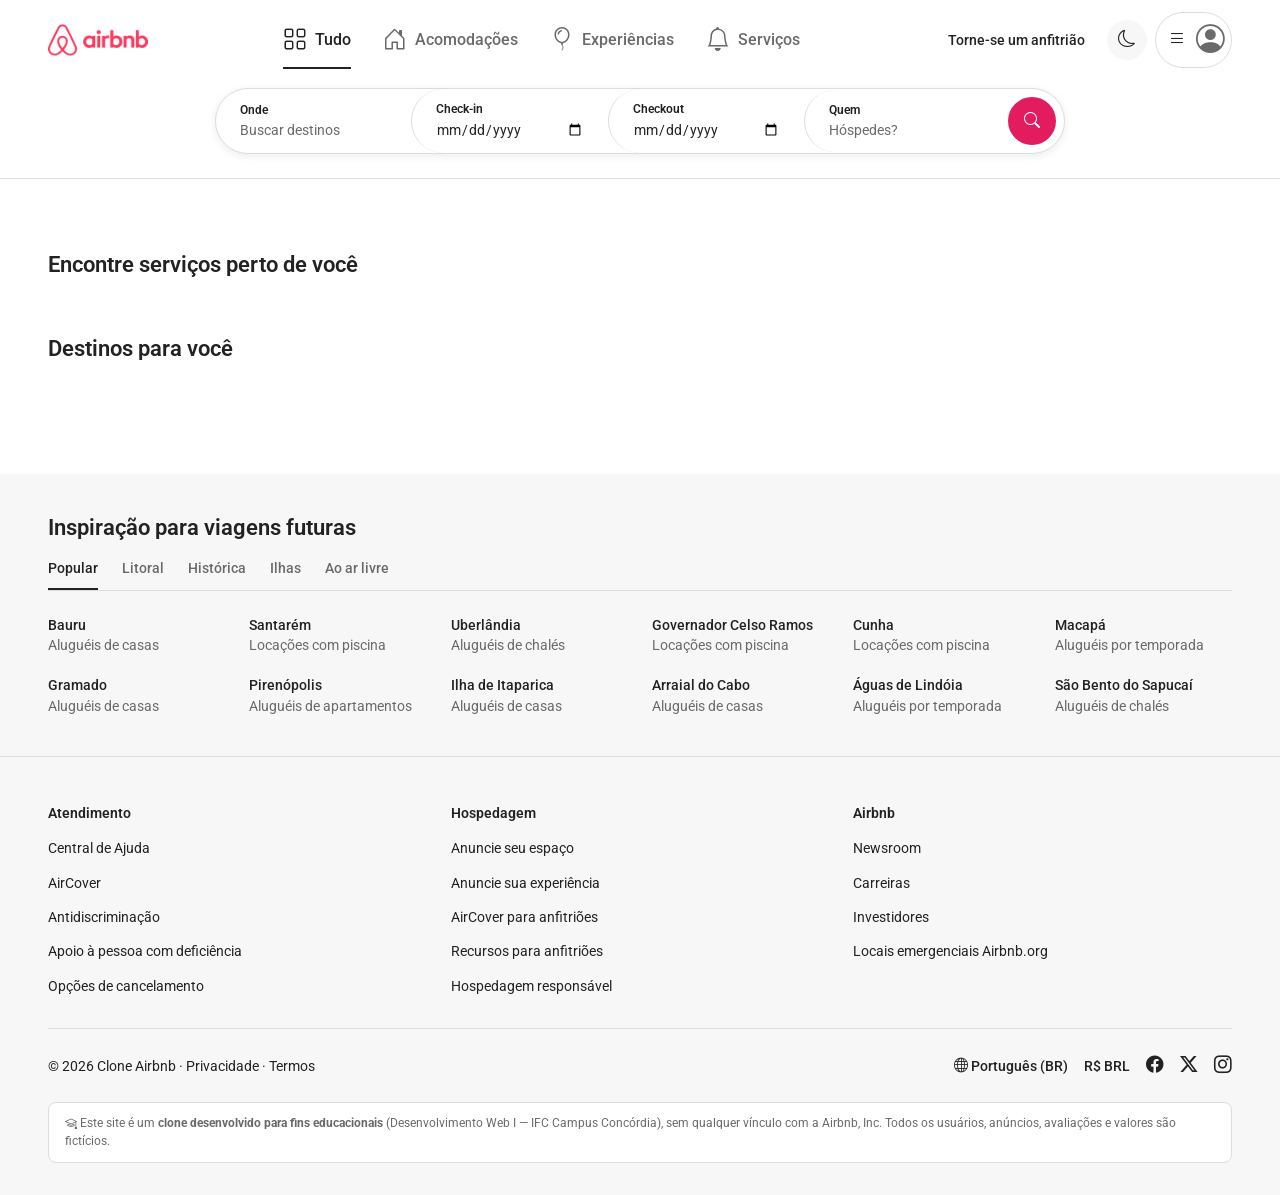
<file: index.html>
<!doctype html>
<html lang="pt-BR">
  <head>
    <meta charset="UTF-8" />
    <meta name="viewport" content="width=device-width, initial-scale=1.0" />
    <meta
      name="description"
      content="Clone educacional do Airbnb: encontre acomodações, experiências e serviços."
    />
    <title>
      Clone Airbnb | Casas de temporada, cabanas, casas de praia e muito mais
    </title>
    <link rel="icon" href="img/favicon.svg" type="image/svg+xml" />
    <link rel="preconnect" href="https://fonts.googleapis.com" />
    <link rel="preconnect" href="https://fonts.gstatic.com" crossorigin />
    <link
      href="https://fonts.googleapis.com/css2?family=Roboto:wght@400;500;600;700&display=swap"
      rel="stylesheet"
    />
    <link
      rel="stylesheet"
      href="https://cdn.jsdelivr.net/npm/bootstrap-icons@1.11.3/font/bootstrap-icons.min.css"
    />
    <link rel="stylesheet" href="css/style.css" />
  </head>
  <body data-pagina="inicio">
    <a class="skip-link" href="#conteudo">Pular para o conteúdo</a>

    <!-- ===== CABEÇALHO ===== -->
    <header class="site-header">
      <div class="container">
        <div class="header-topo">
          <a
            href="index.html"
            class="logo"
            aria-label="Clone Airbnb — página inicial"
          >
            <img
              src="img/logos/logo-airbnb.png"
              alt=""
              width="100"
              height="32"
            />
          </a>

          <button
            type="button"
            class="busca-abrir"
            aria-expanded="false"
            aria-controls="form-busca"
          >
            <i class="bi bi-search" aria-hidden="true"></i> Comece sua busca
          </button>

          <nav class="abas" aria-label="Categorias">
            <a href="index.html" class="aba" aria-current="page"
              ><i class="bi bi-grid" aria-hidden="true"></i><span>Tudo</span></a
            >
            <a href="acomodacoes.html" class="aba"
              ><i class="bi bi-house-door" aria-hidden="true"></i
              ><span>Acomodações</span></a
            >
            <a href="experiencias.html" class="aba"
              ><i class="bi bi-balloon" aria-hidden="true"></i
              ><span>Experiências</span></a
            >
            <a href="servicos.html" class="aba"
              ><i class="bi bi-bell" aria-hidden="true"></i
              ><span>Serviços</span></a
            >
          </nav>

          <div class="header-acoes">
            <a href="anfitriao.html" class="link-anfitriao"
              >Torne-se um anfitrião</a
            >
            <button
              type="button"
              class="icon-btn"
              data-acao="tema"
              aria-pressed="false"
              aria-label="Alternar tema escuro"
            >
              <i class="bi bi-moon" aria-hidden="true"></i>
            </button>
            <div class="menu-usuario">
              <button
                type="button"
                class="menu-toggle"
                aria-expanded="false"
                aria-controls="menu-usuario"
                aria-label="Abrir menu"
              >
                <i class="bi bi-list" aria-hidden="true"></i
                ><i class="bi bi-person-circle" aria-hidden="true"></i>
              </button>
              <nav
                class="menu-dropdown"
                id="menu-usuario"
                aria-label="Menu do usuário"
                hidden
              >
                <a href="login.html" data-menu="entrar"
                  ><strong>Entrar</strong></a
                >
                <a href="login.html#cadastro" data-menu="cadastrar"
                  >Cadastrar-se</a
                >
                <div class="separador" role="separator"></div>
                <a href="favoritos.html"
                  >Favoritos <span class="contador contador-favoritos"></span
                ></a>
                <a href="anfitriao.html">Torne-se um anfitrião</a>
                <a href="#rodape">Central de Ajuda</a>
              </nav>
            </div>
          </div>
        </div>

        <!-- Formulário de busca (GET): envia para a listagem de acomodações -->
        <form
          class="busca"
          id="form-busca"
          action="acomodacoes.html"
          method="get"
          role="search"
          aria-label="Buscar acomodações"
        >
          <div class="busca-campo">
            <label for="busca-onde">Onde</label>
            <input
              type="search"
              id="busca-onde"
              name="onde"
              placeholder="Buscar destinos"
              autocomplete="off"
            />
          </div>
          <div class="busca-campo">
            <label for="busca-checkin">Check-in</label>
            <input type="date" id="busca-checkin" name="checkin" />
          </div>
          <div class="busca-campo">
            <label for="busca-checkout">Checkout</label>
            <input type="date" id="busca-checkout" name="checkout" />
          </div>
          <div class="busca-campo">
            <label for="busca-hospedes">Quem</label>
            <input
              type="number"
              id="busca-hospedes"
              name="hospedes"
              min="1"
              max="16"
              placeholder="Hóspedes?"
            />
          </div>
          <button type="submit" class="busca-botao">
            <i class="bi bi-search" aria-hidden="true"></i
            ><span class="visually-hidden">Buscar</span>
          </button>
        </form>
      </div>
    </header>

    <!-- ===== CONTEÚDO ===== -->
    <main id="conteudo" class="container conteudo">
      <h1 class="visually-hidden">
        Encontre acomodações, experiências e serviços
      </h1>

      <!-- Carrosséis gerados pelo js/catalogo.js a partir de js/dados.js -->
      <div id="secoes-dinamicas" class="conteudo" style="padding: 0"></div>

      <section aria-labelledby="titulo-servicos">
        <h2 id="titulo-servicos" style="margin-bottom: 16px">
          Encontre serviços perto de você
        </h2>
        <div class="tiles" id="tiles-servicos"></div>
      </section>

      <section aria-labelledby="titulo-destinos">
        <h2 id="titulo-destinos" style="margin-bottom: 16px">
          Destinos para você
        </h2>
        <div class="destinos" id="lista-destinos"></div>
      </section>

      <div id="secao-experiencias"></div>
    </main>

    <!-- ===== INSPIRAÇÃO ===== -->
    <section class="inspiracao" aria-labelledby="titulo-inspiracao">
      <div class="container">
        <h2 id="titulo-inspiracao">Inspiração para viagens futuras</h2>
        <div
          class="inspiracao-abas"
          role="tablist"
          aria-label="Tipos de destino"
        ></div>
        <ul
          class="inspiracao-lista"
          id="painel-inspiracao"
          role="tabpanel"
        ></ul>
      </div>
    </section>

    <!-- ===== RODAPÉ ===== -->
    <footer class="rodape" id="rodape">
      <div class="container">
        <div class="rodape-colunas">
          <nav aria-labelledby="rodape-atendimento">
            <h2 id="rodape-atendimento">Atendimento</h2>
            <ul>
              <li><a href="#">Central de Ajuda</a></li>
              <li><a href="#">AirCover</a></li>
              <li><a href="#">Antidiscriminação</a></li>
              <li><a href="#">Apoio à pessoa com deficiência</a></li>
              <li><a href="#">Opções de cancelamento</a></li>
            </ul>
          </nav>
          <nav aria-labelledby="rodape-hospedagem">
            <h2 id="rodape-hospedagem">Hospedagem</h2>
            <ul>
              <li><a href="anfitriao.html">Anuncie seu espaço</a></li>
              <li><a href="anfitriao.html">Anuncie sua experiência</a></li>
              <li><a href="#">AirCover para anfitriões</a></li>
              <li><a href="#">Recursos para anfitriões</a></li>
              <li><a href="#">Hospedagem responsável</a></li>
            </ul>
          </nav>
          <nav aria-labelledby="rodape-empresa">
            <h2 id="rodape-empresa">Airbnb</h2>
            <ul>
              <li><a href="#">Newsroom</a></li>
              <li><a href="#">Carreiras</a></li>
              <li><a href="#">Investidores</a></li>
              <li><a href="#">Locais emergenciais Airbnb.org</a></li>
            </ul>
          </nav>
        </div>
        <div class="rodape-base">
          <p>
            © <span data-ano>2026</span> Clone Airbnb · Privacidade · Termos
          </p>
          <div class="redes">
            <span
              ><i class="bi bi-globe" aria-hidden="true"></i> Português
              (BR)</span
            >
            <span>R$ BRL</span>
            <a href="#" aria-label="Facebook"
              ><i class="bi bi-facebook" aria-hidden="true"></i
            ></a>
            <a href="#" aria-label="X (Twitter)"
              ><i class="bi bi-twitter-x" aria-hidden="true"></i
            ></a>
            <a href="#" aria-label="Instagram"
              ><i class="bi bi-instagram" aria-hidden="true"></i
            ></a>
          </div>
        </div>
        <p class="aviso-educacional">
          <i class="bi bi-mortarboard" aria-hidden="true"></i>
          Este site é um
          <strong>clone desenvolvido para fins educacionais</strong>
          (Desenvolvimento Web I — IFC Campus Concórdia), sem qualquer vínculo
          com a Airbnb, Inc. Todos os usuários, anúncios, avaliações e valores
          são fictícios.
        </p>
      </div>
    </footer>

    <!-- Modal de detalhes (experiências e serviços) -->
    <dialog
      class="modal"
      id="modal-detalhe"
      aria-labelledby="modal-detalhe-titulo"
    ></dialog>

    <script src="js/dados.js"></script>
    <script src="js/main.js"></script>
    <script src="js/catalogo.js"></script>
  </body>
</html>
</file>
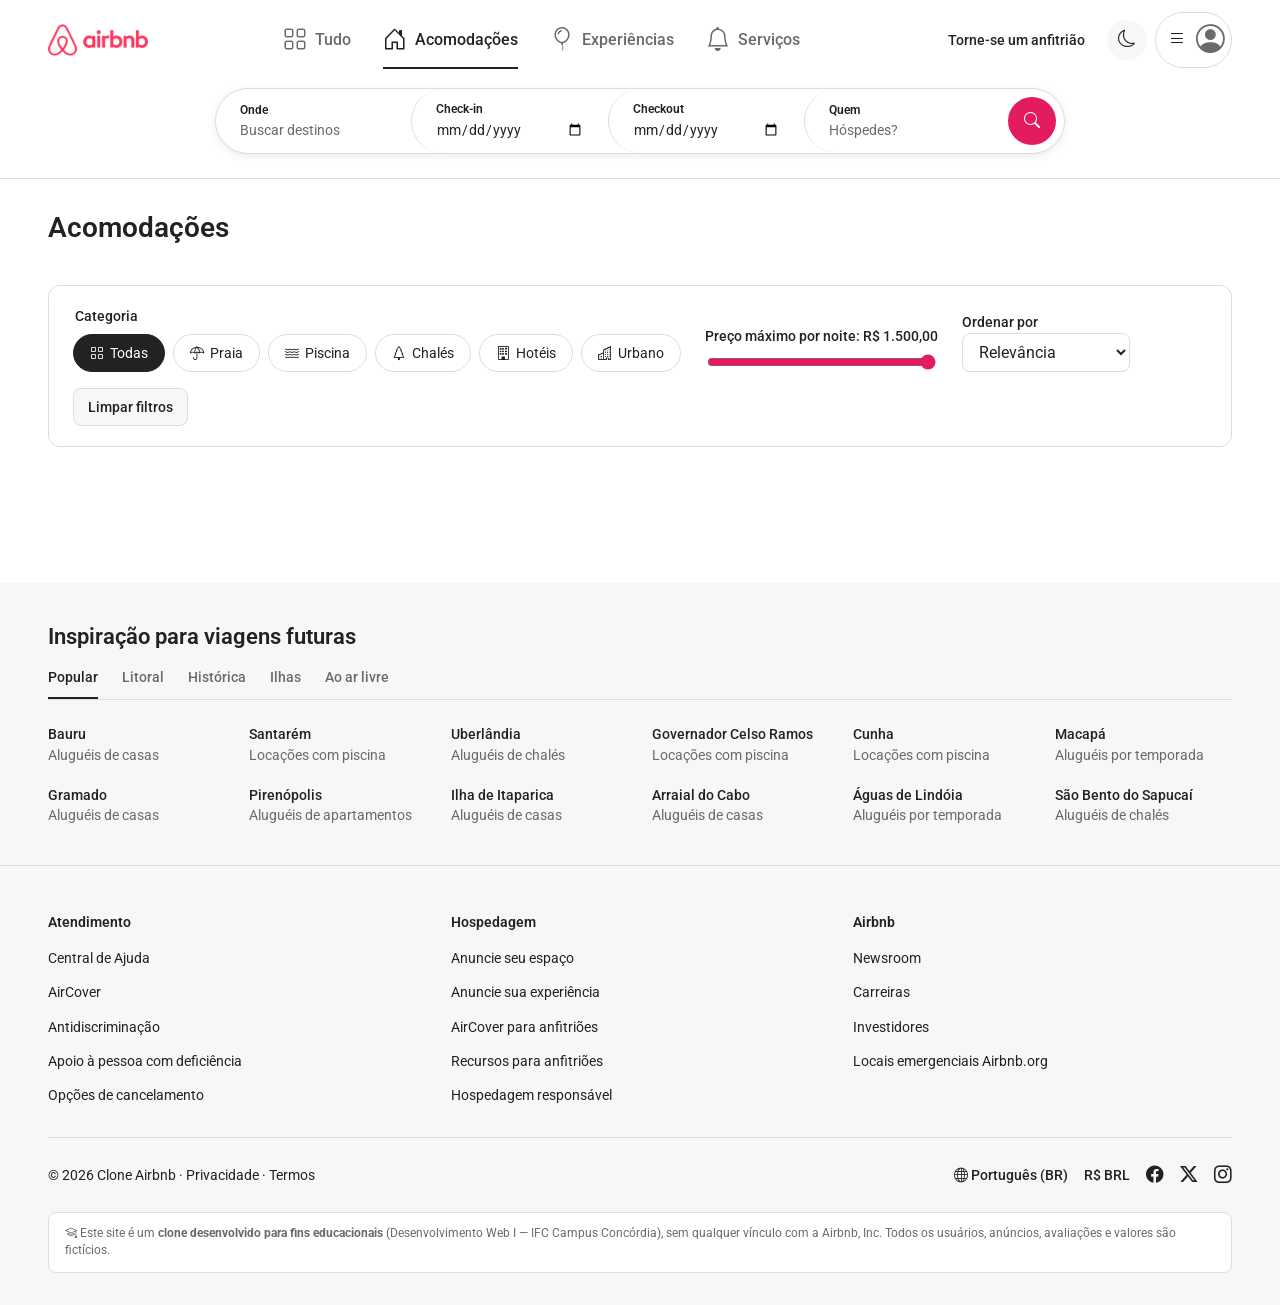
<file: acomodacoes.html>
<!DOCTYPE html>
<html lang="pt-BR">
<head>
    <meta charset="UTF-8">
    <meta name="viewport" content="width=device-width, initial-scale=1.0">
    <meta name="description" content="Busque e filtre acomodações por destino, categoria e preço.">
    <title>Acomodações | Clone Airbnb</title>
    <link rel="icon" href="img/favicon.svg" type="image/svg+xml">
    <link rel="preconnect" href="https://fonts.googleapis.com">
    <link rel="preconnect" href="https://fonts.gstatic.com" crossorigin>
    <link href="https://fonts.googleapis.com/css2?family=Roboto:wght@400;500;600;700&display=swap" rel="stylesheet">
    <link rel="stylesheet" href="https://cdn.jsdelivr.net/npm/bootstrap-icons@1.11.3/font/bootstrap-icons.min.css">
    <link rel="stylesheet" href="css/style.css">
</head>
<body data-pagina="acomodacoes">
    <a class="skip-link" href="#conteudo">Pular para o conteúdo</a>

    <!-- ===== CABEÇALHO ===== -->
    <header class="site-header">
        <div class="container">
            <div class="header-topo">
                <a href="index.html" class="logo" aria-label="Clone Airbnb — página inicial">
                    <img src="img/logos/logo-airbnb.png" alt="" width="100" height="32">
                </a>

                <button type="button" class="busca-abrir" aria-expanded="false" aria-controls="form-busca">
                    <i class="bi bi-search" aria-hidden="true"></i> Comece sua busca
                </button>

                <nav class="abas" aria-label="Categorias">
                    <a href="index.html" class="aba"><i class="bi bi-grid" aria-hidden="true"></i><span>Tudo</span></a>
                    <a href="acomodacoes.html" class="aba" aria-current="page"><i class="bi bi-house-door" aria-hidden="true"></i><span>Acomodações</span></a>
                    <a href="experiencias.html" class="aba"><i class="bi bi-balloon" aria-hidden="true"></i><span>Experiências</span></a>
                    <a href="servicos.html" class="aba"><i class="bi bi-bell" aria-hidden="true"></i><span>Serviços</span></a>
                </nav>

                <div class="header-acoes">
                    <a href="anfitriao.html" class="link-anfitriao">Torne-se um anfitrião</a>
                    <button type="button" class="icon-btn" data-acao="tema" aria-pressed="false" aria-label="Alternar tema escuro"><i class="bi bi-moon" aria-hidden="true"></i></button>
                    <div class="menu-usuario">
                        <button type="button" class="menu-toggle" aria-expanded="false" aria-controls="menu-usuario" aria-label="Abrir menu">
                            <i class="bi bi-list" aria-hidden="true"></i><i class="bi bi-person-circle" aria-hidden="true"></i>
                        </button>
                        <nav class="menu-dropdown" id="menu-usuario" aria-label="Menu do usuário" hidden>
                            <a href="login.html" data-menu="entrar"><strong>Entrar</strong></a>
                            <a href="login.html#cadastro" data-menu="cadastrar">Cadastrar-se</a>
                            <div class="separador" role="separator"></div>
                            <a href="favoritos.html">Favoritos <span class="contador contador-favoritos"></span></a>
                            <a href="anfitriao.html">Torne-se um anfitrião</a>
                            <a href="#rodape">Central de Ajuda</a>
                        </nav>
                    </div>
                </div>
            </div>

            <!-- Formulário de busca (GET): envia para a listagem de acomodações -->
            <form class="busca" id="form-busca" action="acomodacoes.html" method="get" role="search" aria-label="Buscar acomodações">
                <div class="busca-campo">
                    <label for="busca-onde">Onde</label>
                    <input type="search" id="busca-onde" name="onde" placeholder="Buscar destinos" autocomplete="off">
                </div>
                <div class="busca-campo">
                    <label for="busca-checkin">Check-in</label>
                    <input type="date" id="busca-checkin" name="checkin">
                </div>
                <div class="busca-campo">
                    <label for="busca-checkout">Checkout</label>
                    <input type="date" id="busca-checkout" name="checkout">
                </div>
                <div class="busca-campo">
                    <label for="busca-hospedes">Quem</label>
                    <input type="number" id="busca-hospedes" name="hospedes" min="1" max="16" placeholder="Hóspedes?">
                </div>
                <button type="submit" class="busca-botao"><i class="bi bi-search" aria-hidden="true"></i><span class="visually-hidden">Buscar</span></button>
            </form>
        </div>
    </header>

    <!-- ===== CONTEÚDO ===== -->
    <main id="conteudo" class="container conteudo">
        <h1 class="titulo-pagina">Acomodações</h1>

        <!-- Filtros do catálogo (tratados pelo js/catalogo.js) -->
        <form class="filtros" id="form-filtros" aria-label="Filtrar acomodações">
            <fieldset>
                <legend>Categoria</legend>
                <div class="chips" id="filtro-categorias">
                    <button type="button" class="chip" data-categoria="" aria-pressed="true"><i class="bi bi-grid" aria-hidden="true"></i> Todas</button>
                    <button type="button" class="chip" data-categoria="praia" aria-pressed="false"><i class="bi bi-umbrella" aria-hidden="true"></i> Praia</button>
                    <button type="button" class="chip" data-categoria="piscina" aria-pressed="false"><i class="bi bi-water" aria-hidden="true"></i> Piscina</button>
                    <button type="button" class="chip" data-categoria="chale" aria-pressed="false"><i class="bi bi-tree" aria-hidden="true"></i> Chalés</button>
                    <button type="button" class="chip" data-categoria="hotel" aria-pressed="false"><i class="bi bi-building" aria-hidden="true"></i> Hotéis</button>
                    <button type="button" class="chip" data-categoria="urbano" aria-pressed="false"><i class="bi bi-buildings" aria-hidden="true"></i> Urbano</button>
                </div>
            </fieldset>
            <div class="filtro-preco">
                <label for="filtro-preco">Preço máximo por noite: <output id="saida-preco" for="filtro-preco">R$ 1.500,00</output></label>
                <input type="range" id="filtro-preco" name="preco" min="300" max="1500" step="50" value="1500">
            </div>
            <div class="filtro-ordem">
                <label for="filtro-ordem">Ordenar por</label><br>
                <select id="filtro-ordem" name="ordem">
                    <option value="relevancia">Relevância</option>
                    <option value="menor-preco">Menor preço</option>
                    <option value="maior-preco">Maior preço</option>
                    <option value="nota">Melhor avaliação</option>
                </select>
            </div>
            <button type="reset" class="btn btn-secundario btn-pequeno">Limpar filtros</button>
        </form>

        <div class="resultado-resumo">
            <p id="resultado-texto" aria-live="polite"></p>
        </div>

        <!-- Sem filtros: carrosséis por cidade. Com busca/filtro: grade de resultados -->
        <div id="resultados" class="conteudo" style="padding:0"></div>
    </main>

    <!-- ===== INSPIRAÇÃO ===== -->
    <section class="inspiracao" aria-labelledby="titulo-inspiracao">
        <div class="container">
            <h2 id="titulo-inspiracao">Inspiração para viagens futuras</h2>
            <div class="inspiracao-abas" role="tablist" aria-label="Tipos de destino"></div>
            <ul class="inspiracao-lista" id="painel-inspiracao" role="tabpanel"></ul>
        </div>
    </section>

    <!-- ===== RODAPÉ ===== -->
    <footer class="rodape" id="rodape">
        <div class="container">
            <div class="rodape-colunas">
                <nav aria-labelledby="rodape-atendimento">
                    <h2 id="rodape-atendimento">Atendimento</h2>
                    <ul>
                        <li><a href="#">Central de Ajuda</a></li>
                        <li><a href="#">AirCover</a></li>
                        <li><a href="#">Antidiscriminação</a></li>
                        <li><a href="#">Apoio à pessoa com deficiência</a></li>
                        <li><a href="#">Opções de cancelamento</a></li>
                    </ul>
                </nav>
                <nav aria-labelledby="rodape-hospedagem">
                    <h2 id="rodape-hospedagem">Hospedagem</h2>
                    <ul>
                        <li><a href="anfitriao.html">Anuncie seu espaço</a></li>
                        <li><a href="anfitriao.html">Anuncie sua experiência</a></li>
                        <li><a href="#">AirCover para anfitriões</a></li>
                        <li><a href="#">Recursos para anfitriões</a></li>
                        <li><a href="#">Hospedagem responsável</a></li>
                    </ul>
                </nav>
                <nav aria-labelledby="rodape-empresa">
                    <h2 id="rodape-empresa">Airbnb</h2>
                    <ul>
                        <li><a href="#">Newsroom</a></li>
                        <li><a href="#">Carreiras</a></li>
                        <li><a href="#">Investidores</a></li>
                        <li><a href="#">Locais emergenciais Airbnb.org</a></li>
                    </ul>
                </nav>
            </div>
            <div class="rodape-base">
                <p>© <span data-ano>2026</span> Clone Airbnb · Privacidade · Termos</p>
                <div class="redes">
                    <span><i class="bi bi-globe" aria-hidden="true"></i> Português (BR)</span>
                    <span>R$ BRL</span>
                    <a href="#" aria-label="Facebook"><i class="bi bi-facebook" aria-hidden="true"></i></a>
                    <a href="#" aria-label="X (Twitter)"><i class="bi bi-twitter-x" aria-hidden="true"></i></a>
                    <a href="#" aria-label="Instagram"><i class="bi bi-instagram" aria-hidden="true"></i></a>
                </div>
            </div>
            <p class="aviso-educacional">
                <i class="bi bi-mortarboard" aria-hidden="true"></i>
                Este site é um <strong>clone desenvolvido para fins educacionais</strong> (Desenvolvimento Web I — IFC Campus Concórdia),
                sem qualquer vínculo com a Airbnb, Inc. Todos os usuários, anúncios, avaliações e valores são fictícios.
            </p>
        </div>
    </footer>

    <!-- Modal de detalhes (experiências e serviços) -->
    <dialog class="modal" id="modal-detalhe" aria-labelledby="modal-detalhe-titulo"></dialog>

    <script src="js/dados.js"></script>
    <script src="js/main.js"></script>
    <script src="js/catalogo.js"></script>
</body>
</html>
</file>
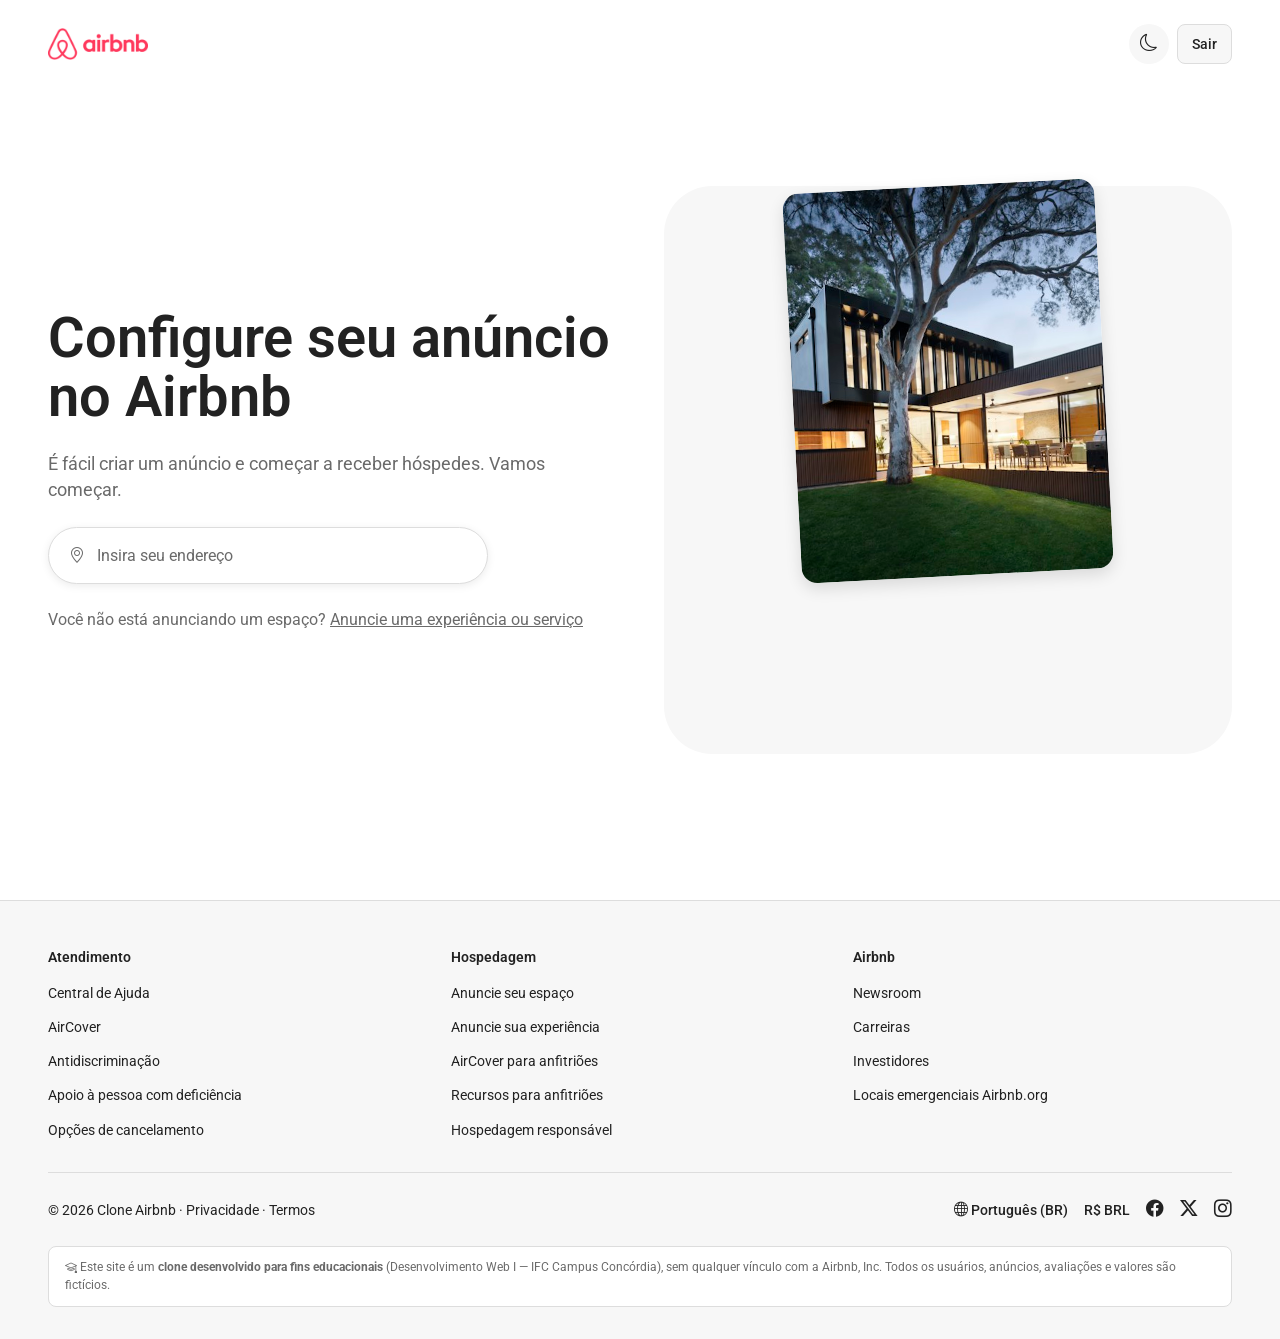
<file: anfitriao.html>
<!DOCTYPE html>
<html lang="pt-BR">
<head>
    <meta charset="UTF-8">
    <meta name="viewport" content="width=device-width, initial-scale=1.0">
    <meta name="description" content="Configure seu anúncio e comece a receber hóspedes.">
    <title>Torne-se um anfitrião | Clone Airbnb</title>
    <link rel="icon" href="img/favicon.svg" type="image/svg+xml">
    <link rel="preconnect" href="https://fonts.googleapis.com">
    <link rel="preconnect" href="https://fonts.gstatic.com" crossorigin>
    <link href="https://fonts.googleapis.com/css2?family=Roboto:wght@400;500;600;700&display=swap" rel="stylesheet">
    <link rel="stylesheet" href="https://cdn.jsdelivr.net/npm/bootstrap-icons@1.11.3/font/bootstrap-icons.min.css">
    <link rel="stylesheet" href="css/style.css">
</head>
<body data-pagina="anfitriao">
    <a class="skip-link" href="#conteudo">Pular para o conteúdo</a>

    <!-- ===== CABEÇALHO ===== -->
    <header>
        <div class="container anfitriao-topo">
            <a href="index.html" class="logo" aria-label="Clone Airbnb — página inicial">
                    <img src="img/logos/logo-airbnb.png" alt="" width="100" height="32">
                </a>
            <nav aria-label="Ações do anfitrião" style="display:flex;gap:8px">
                <button type="button" class="icon-btn" data-acao="tema" aria-pressed="false" aria-label="Alternar tema escuro"><i class="bi bi-moon" aria-hidden="true"></i></button>
                <a href="index.html" class="btn btn-secundario btn-pequeno">Sair</a>
            </nav>
        </div>
    </header>

    <!-- ===== CONTEÚDO ===== -->
    <main id="conteudo" class="container">
        <section class="anfitriao-hero" aria-labelledby="titulo-anfitriao">
            <div>
                <h1 id="titulo-anfitriao">Configure seu anúncio no Airbnb</h1>
                <p class="texto-suave" style="font-size:1.125rem">É fácil criar um anúncio e começar a receber hóspedes. Vamos começar.</p>
                <button type="button" class="endereco-gatilho" id="abrir-endereco" aria-haspopup="dialog">
                    <i class="bi bi-geo-alt" aria-hidden="true"></i> <span id="resumo-endereco">Insira seu endereço</span>
                </button>
                <p class="alerta alerta-sucesso" id="anuncio-sucesso" role="status" hidden><i class="bi bi-check-circle" aria-hidden="true"></i><span></span></p>
                <p class="texto-suave">Você não está anunciando um espaço? <a href="servicos.html">Anuncie uma experiência ou serviço</a></p>
            </div>
            <div class="anfitriao-ilustracao">
                <img src="img/acomodacoes/casa-13.jpg" alt="Casa contemporânea com jardim, exemplo de espaço anunciado">
            </div>
        </section>
    </main>

    <!-- ===== RODAPÉ ===== -->
    <footer class="rodape" id="rodape">
        <div class="container">
            <div class="rodape-colunas">
                <nav aria-labelledby="rodape-atendimento">
                    <h2 id="rodape-atendimento">Atendimento</h2>
                    <ul>
                        <li><a href="#">Central de Ajuda</a></li>
                        <li><a href="#">AirCover</a></li>
                        <li><a href="#">Antidiscriminação</a></li>
                        <li><a href="#">Apoio à pessoa com deficiência</a></li>
                        <li><a href="#">Opções de cancelamento</a></li>
                    </ul>
                </nav>
                <nav aria-labelledby="rodape-hospedagem">
                    <h2 id="rodape-hospedagem">Hospedagem</h2>
                    <ul>
                        <li><a href="anfitriao.html">Anuncie seu espaço</a></li>
                        <li><a href="anfitriao.html">Anuncie sua experiência</a></li>
                        <li><a href="#">AirCover para anfitriões</a></li>
                        <li><a href="#">Recursos para anfitriões</a></li>
                        <li><a href="#">Hospedagem responsável</a></li>
                    </ul>
                </nav>
                <nav aria-labelledby="rodape-empresa">
                    <h2 id="rodape-empresa">Airbnb</h2>
                    <ul>
                        <li><a href="#">Newsroom</a></li>
                        <li><a href="#">Carreiras</a></li>
                        <li><a href="#">Investidores</a></li>
                        <li><a href="#">Locais emergenciais Airbnb.org</a></li>
                    </ul>
                </nav>
            </div>
            <div class="rodape-base">
                <p>© <span data-ano>2026</span> Clone Airbnb · Privacidade · Termos</p>
                <div class="redes">
                    <span><i class="bi bi-globe" aria-hidden="true"></i> Português (BR)</span>
                    <span>R$ BRL</span>
                    <a href="#" aria-label="Facebook"><i class="bi bi-facebook" aria-hidden="true"></i></a>
                    <a href="#" aria-label="X (Twitter)"><i class="bi bi-twitter-x" aria-hidden="true"></i></a>
                    <a href="#" aria-label="Instagram"><i class="bi bi-instagram" aria-hidden="true"></i></a>
                </div>
            </div>
            <p class="aviso-educacional">
                <i class="bi bi-mortarboard" aria-hidden="true"></i>
                Este site é um <strong>clone desenvolvido para fins educacionais</strong> (Desenvolvimento Web I — IFC Campus Concórdia),
                sem qualquer vínculo com a Airbnb, Inc. Todos os usuários, anúncios, avaliações e valores são fictícios.
            </p>
        </div>
    </footer>

    <!-- Modal "Confirme seu endereço" (formulário de cadastro do anúncio) -->
    <dialog class="modal" id="modal-endereco" aria-labelledby="titulo-endereco">
        <form id="form-endereco" action="anfitriao.html" method="post">
            <div class="modal-cabecalho">
                <button type="button" class="icon-btn btn-fechar" data-fechar aria-label="Voltar"><i class="bi bi-arrow-left" aria-hidden="true"></i></button>
                <h2 id="titulo-endereco">Confirme seu endereço</h2>
                <button type="button" class="icon-btn btn-fechar" data-fechar aria-label="Fechar"><i class="bi bi-x-lg" aria-hidden="true"></i></button>
            </div>
            <div class="modal-corpo">
                <p class="alerta alerta-erro" data-resumo hidden><i class="bi bi-exclamation-circle" aria-hidden="true"></i><span></span></p>
                <div class="campo">
                    <label for="end-pais">País/região</label>
                    <select id="end-pais" name="pais" required data-nome="O país">
                        <option value="BR" selected>Brasil - BR</option>
                        <option value="AR">Argentina - AR</option>
                        <option value="UY">Uruguai - UY</option>
                    </select>
                </div>
                <div class="grupo-campos">
                    <div class="campo">
                        <label for="end-cep">CEP</label>
                        <input type="text" id="end-cep" name="cep" required inputmode="numeric" data-mascara="cep" placeholder="89700-000"
                            pattern="\d{5}-\d{3}" data-msg-pattern="Informe o CEP no formato 00000-000." autocomplete="postal-code" data-nome="O CEP">
                    </div>
                    <div class="campo">
                        <label for="end-rua">Endereço</label>
                        <input type="text" id="end-rua" name="endereco" required minlength="5" autocomplete="address-line1" placeholder="Rua, número" data-nome="O endereço">
                    </div>
                    <div class="campo">
                        <label for="end-apto">Apto, suíte, unidade (se aplicável)</label>
                        <input type="text" id="end-apto" name="complemento" maxlength="40" autocomplete="address-line2">
                    </div>
                    <div class="campo-linha">
                        <div class="campo">
                            <label for="end-bairro">Bairro (se aplicável)</label>
                            <input type="text" id="end-bairro" name="bairro" maxlength="60">
                        </div>
                        <div class="campo">
                            <label for="end-cidade">Cidade/município</label>
                            <input type="text" id="end-cidade" name="cidade" required minlength="2" autocomplete="address-level2" data-nome="A cidade">
                        </div>
                    </div>
                    <div class="campo">
                        <label for="end-estado">Estado</label>
                        <select id="end-estado" name="estado" required data-nome="O estado">
                            <option value="">Selecione</option>
                        </select>
                    </div>
                </div>
                <div class="campo-linha">
                    <div class="campo">
                        <label for="end-hospedes">Máximo de hóspedes</label>
                        <input type="number" id="end-hospedes" name="capacidade" required min="1" max="16" value="2" data-nome="A capacidade">
                    </div>
                    <div class="campo">
                        <label for="end-diaria">Diária (R$)</label>
                        <input type="number" id="end-diaria" name="diaria" required min="50" max="10000" step="0.01" placeholder="350,00"
                            data-msg-min="A diária mínima é R$ 50,00." data-nome="A diária">
                    </div>
                </div>
                <div class="campo">
                    <label for="end-disponivel">Disponível a partir de</label>
                    <input type="date" id="end-disponivel" name="disponivel" required data-msg-min="A data não pode estar no passado." data-nome="A data de disponibilidade">
                </div>
                <p class="alerta alerta-info"><i class="bi bi-info-circle" aria-hidden="true"></i><span>O endereço exato só é compartilhado com hóspedes que fizeram reserva.</span></p>
            </div>
            <div class="modal-rodape">
                <button type="submit" class="btn btn-escuro btn-bloco">Próximo</button>
            </div>
        </form>
    </dialog>

    <script src="js/dados.js"></script>
    <script src="js/main.js"></script>
    <script src="js/validacao.js"></script>
    <script src="js/anfitriao.js"></script>
</body>
</html>
</file>
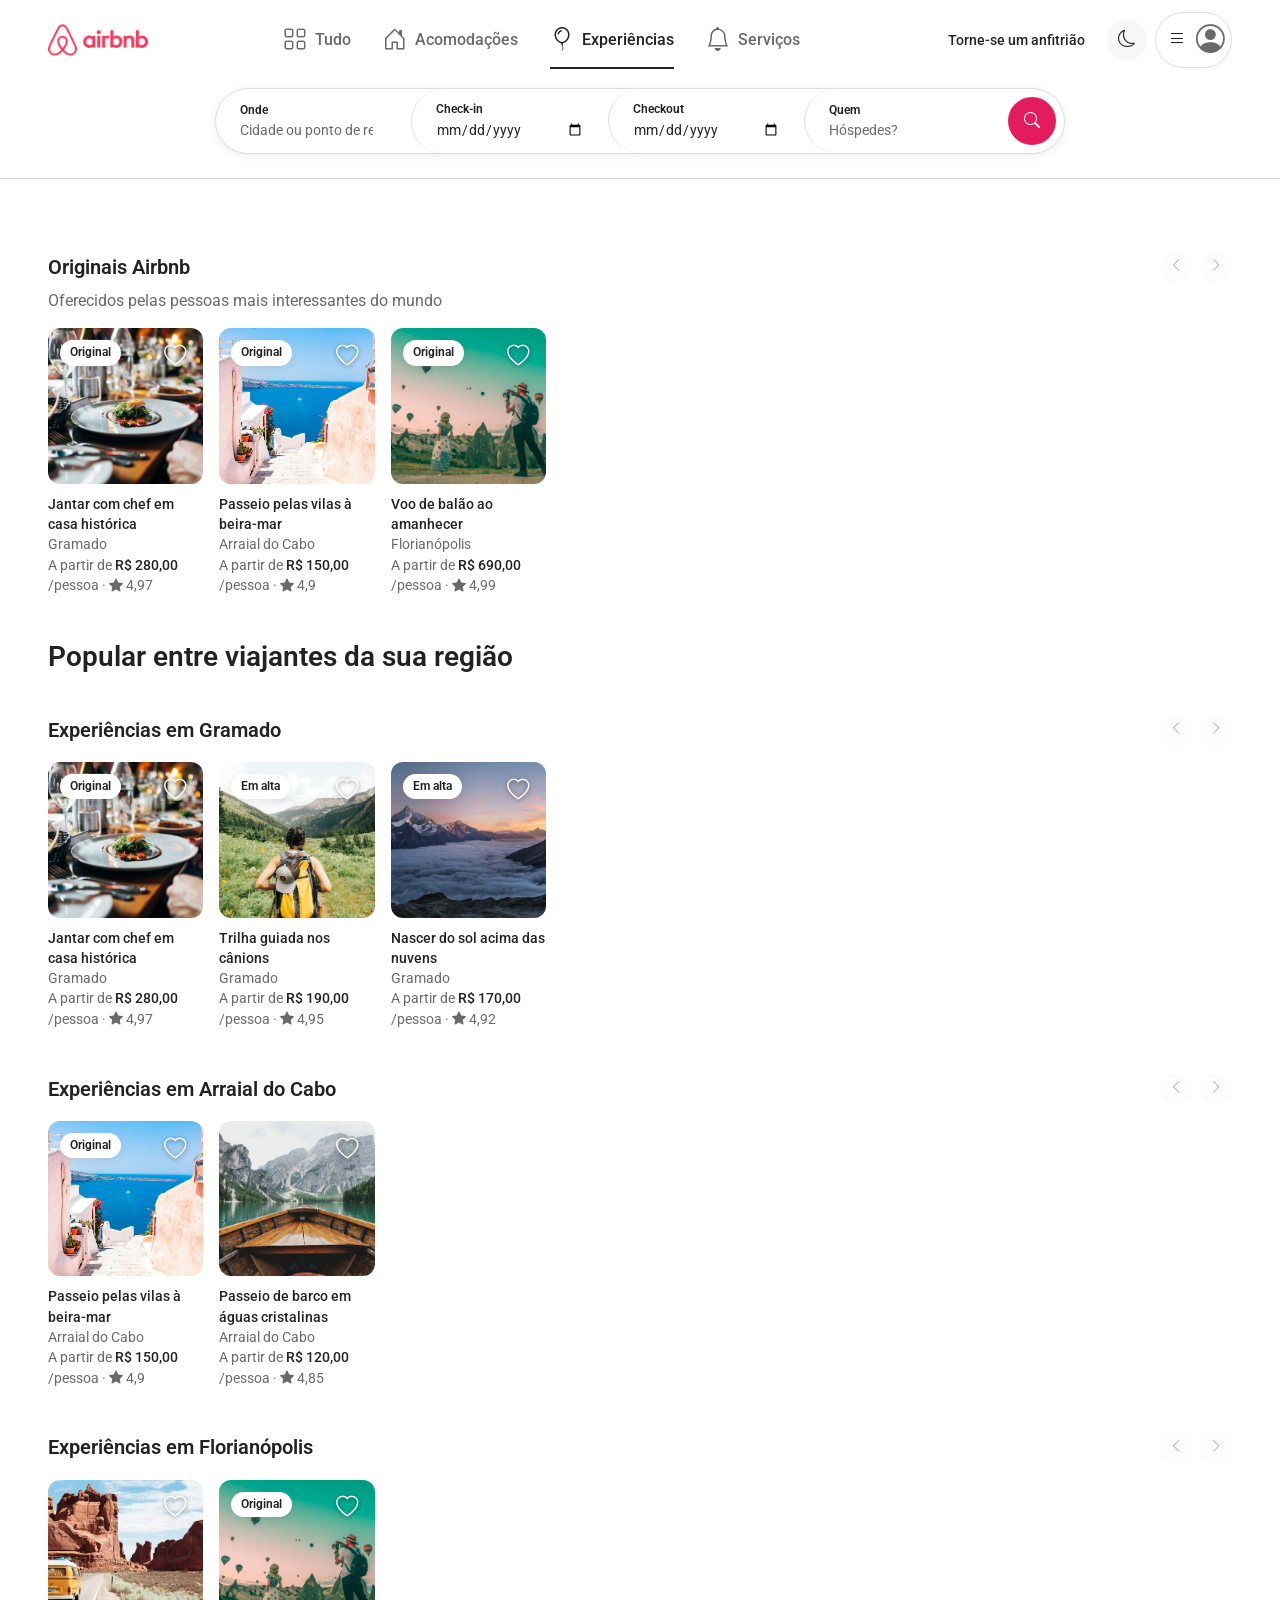
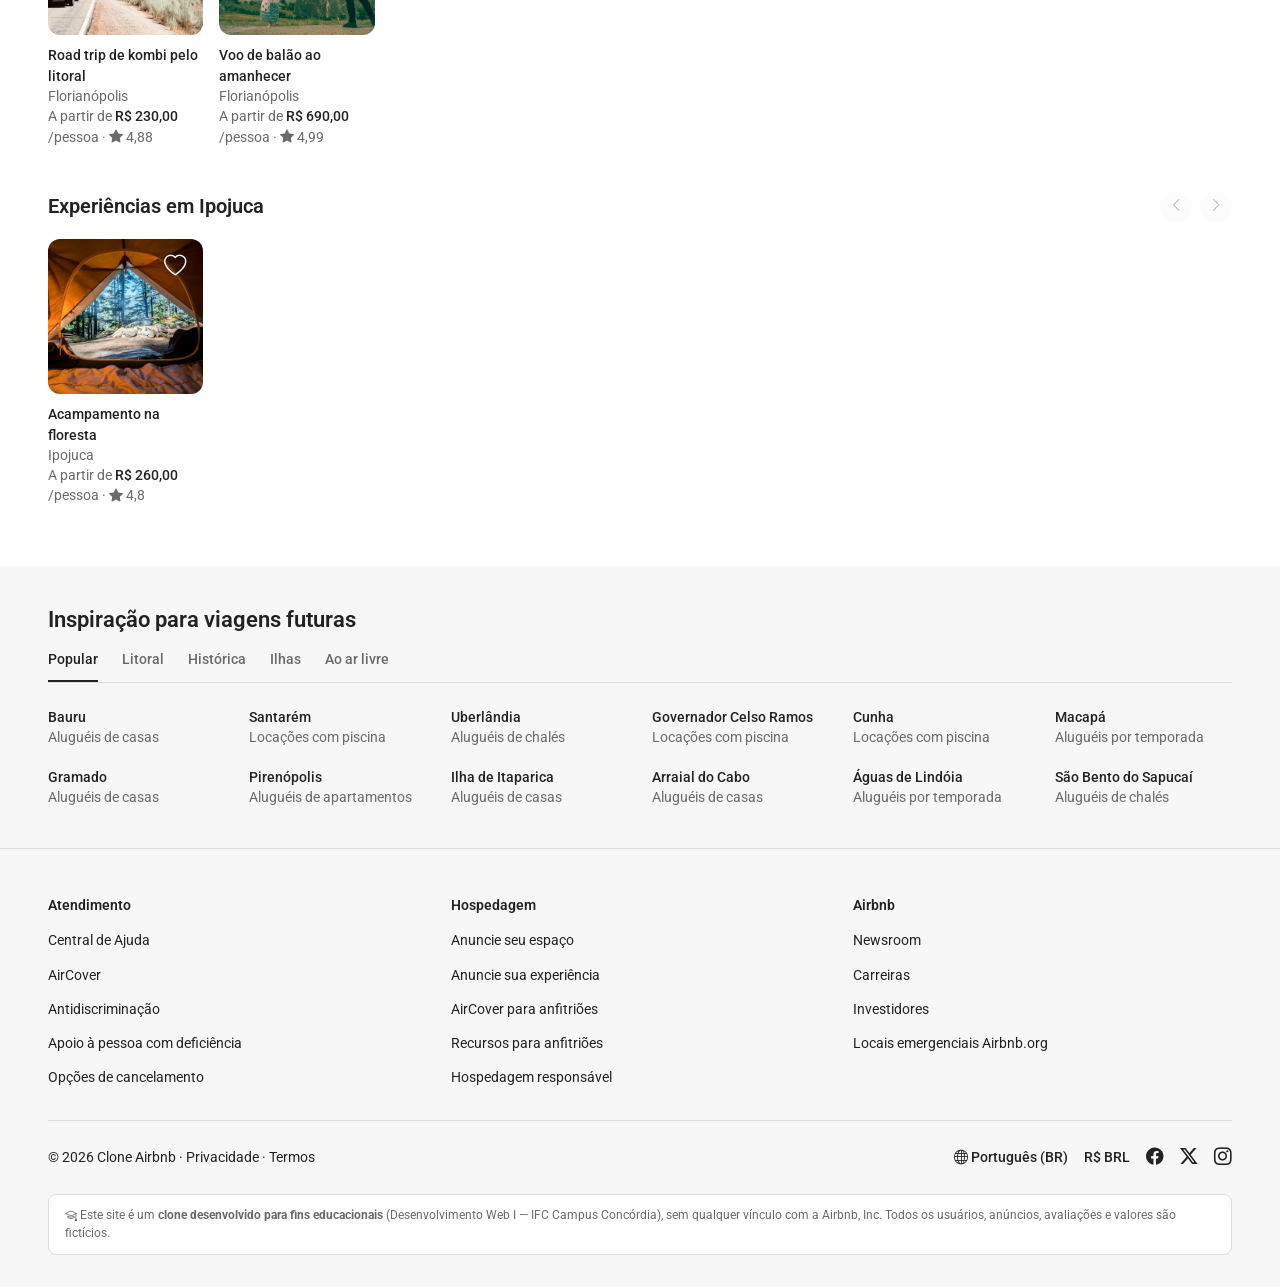
<file: experiencias.html>
<!DOCTYPE html>
<html lang="pt-BR">
<head>
    <meta charset="UTF-8">
    <meta name="viewport" content="width=device-width, initial-scale=1.0">
    <meta name="description" content="Experiências fictícias oferecidas por anfitriões locais.">
    <title>Experiências | Clone Airbnb</title>
    <link rel="icon" href="img/favicon.svg" type="image/svg+xml">
    <link rel="preconnect" href="https://fonts.googleapis.com">
    <link rel="preconnect" href="https://fonts.gstatic.com" crossorigin>
    <link href="https://fonts.googleapis.com/css2?family=Roboto:wght@400;500;600;700&display=swap" rel="stylesheet">
    <link rel="stylesheet" href="https://cdn.jsdelivr.net/npm/bootstrap-icons@1.11.3/font/bootstrap-icons.min.css">
    <link rel="stylesheet" href="css/style.css">
</head>
<body data-pagina="experiencias">
    <a class="skip-link" href="#conteudo">Pular para o conteúdo</a>

    <!-- ===== CABEÇALHO ===== -->
    <header class="site-header">
        <div class="container">
            <div class="header-topo">
                <a href="index.html" class="logo" aria-label="Clone Airbnb — página inicial">
                    <img src="img/logos/logo-airbnb.png" alt="" width="100" height="32">
                </a>

                <button type="button" class="busca-abrir" aria-expanded="false" aria-controls="form-busca">
                    <i class="bi bi-search" aria-hidden="true"></i> Comece sua busca
                </button>

                <nav class="abas" aria-label="Categorias">
                    <a href="index.html" class="aba"><i class="bi bi-grid" aria-hidden="true"></i><span>Tudo</span></a>
                    <a href="acomodacoes.html" class="aba"><i class="bi bi-house-door" aria-hidden="true"></i><span>Acomodações</span></a>
                    <a href="experiencias.html" class="aba" aria-current="page"><i class="bi bi-balloon" aria-hidden="true"></i><span>Experiências</span></a>
                    <a href="servicos.html" class="aba"><i class="bi bi-bell" aria-hidden="true"></i><span>Serviços</span></a>
                </nav>

                <div class="header-acoes">
                    <a href="anfitriao.html" class="link-anfitriao">Torne-se um anfitrião</a>
                    <button type="button" class="icon-btn" data-acao="tema" aria-pressed="false" aria-label="Alternar tema escuro"><i class="bi bi-moon" aria-hidden="true"></i></button>
                    <div class="menu-usuario">
                        <button type="button" class="menu-toggle" aria-expanded="false" aria-controls="menu-usuario" aria-label="Abrir menu">
                            <i class="bi bi-list" aria-hidden="true"></i><i class="bi bi-person-circle" aria-hidden="true"></i>
                        </button>
                        <nav class="menu-dropdown" id="menu-usuario" aria-label="Menu do usuário" hidden>
                            <a href="login.html" data-menu="entrar"><strong>Entrar</strong></a>
                            <a href="login.html#cadastro" data-menu="cadastrar">Cadastrar-se</a>
                            <div class="separador" role="separator"></div>
                            <a href="favoritos.html">Favoritos <span class="contador contador-favoritos"></span></a>
                            <a href="anfitriao.html">Torne-se um anfitrião</a>
                            <a href="#rodape">Central de Ajuda</a>
                        </nav>
                    </div>
                </div>
            </div>

            <!-- Formulário de busca (GET): envia para a listagem de acomodações -->
            <form class="busca" id="form-busca" action="experiencias.html" method="get" role="search" aria-label="Buscar experiências">
                <div class="busca-campo">
                    <label for="busca-onde">Onde</label>
                    <input type="search" id="busca-onde" name="onde" placeholder="Cidade ou ponto de referência" autocomplete="off">
                </div>
                <div class="busca-campo">
                    <label for="busca-checkin">Check-in</label>
                    <input type="date" id="busca-checkin" name="checkin">
                </div>
                <div class="busca-campo">
                    <label for="busca-checkout">Checkout</label>
                    <input type="date" id="busca-checkout" name="checkout">
                </div>
                <div class="busca-campo">
                    <label for="busca-hospedes">Quem</label>
                    <input type="number" id="busca-hospedes" name="hospedes" min="1" max="16" placeholder="Hóspedes?">
                </div>
                <button type="submit" class="busca-botao"><i class="bi bi-search" aria-hidden="true"></i><span class="visually-hidden">Buscar</span></button>
            </form>
        </div>
    </header>

    <!-- ===== CONTEÚDO ===== -->
    <main id="conteudo" class="container conteudo">
        <h1 class="visually-hidden">Experiências</h1>
        <p id="resultado-texto" aria-live="polite" class="texto-suave"></p>
        <div id="secoes-dinamicas" class="conteudo" style="padding:0"></div>
    </main>

    <!-- ===== INSPIRAÇÃO ===== -->
    <section class="inspiracao" aria-labelledby="titulo-inspiracao">
        <div class="container">
            <h2 id="titulo-inspiracao">Inspiração para viagens futuras</h2>
            <div class="inspiracao-abas" role="tablist" aria-label="Tipos de destino"></div>
            <ul class="inspiracao-lista" id="painel-inspiracao" role="tabpanel"></ul>
        </div>
    </section>

    <!-- ===== RODAPÉ ===== -->
    <footer class="rodape" id="rodape">
        <div class="container">
            <div class="rodape-colunas">
                <nav aria-labelledby="rodape-atendimento">
                    <h2 id="rodape-atendimento">Atendimento</h2>
                    <ul>
                        <li><a href="#">Central de Ajuda</a></li>
                        <li><a href="#">AirCover</a></li>
                        <li><a href="#">Antidiscriminação</a></li>
                        <li><a href="#">Apoio à pessoa com deficiência</a></li>
                        <li><a href="#">Opções de cancelamento</a></li>
                    </ul>
                </nav>
                <nav aria-labelledby="rodape-hospedagem">
                    <h2 id="rodape-hospedagem">Hospedagem</h2>
                    <ul>
                        <li><a href="anfitriao.html">Anuncie seu espaço</a></li>
                        <li><a href="anfitriao.html">Anuncie sua experiência</a></li>
                        <li><a href="#">AirCover para anfitriões</a></li>
                        <li><a href="#">Recursos para anfitriões</a></li>
                        <li><a href="#">Hospedagem responsável</a></li>
                    </ul>
                </nav>
                <nav aria-labelledby="rodape-empresa">
                    <h2 id="rodape-empresa">Airbnb</h2>
                    <ul>
                        <li><a href="#">Newsroom</a></li>
                        <li><a href="#">Carreiras</a></li>
                        <li><a href="#">Investidores</a></li>
                        <li><a href="#">Locais emergenciais Airbnb.org</a></li>
                    </ul>
                </nav>
            </div>
            <div class="rodape-base">
                <p>© <span data-ano>2026</span> Clone Airbnb · Privacidade · Termos</p>
                <div class="redes">
                    <span><i class="bi bi-globe" aria-hidden="true"></i> Português (BR)</span>
                    <span>R$ BRL</span>
                    <a href="#" aria-label="Facebook"><i class="bi bi-facebook" aria-hidden="true"></i></a>
                    <a href="#" aria-label="X (Twitter)"><i class="bi bi-twitter-x" aria-hidden="true"></i></a>
                    <a href="#" aria-label="Instagram"><i class="bi bi-instagram" aria-hidden="true"></i></a>
                </div>
            </div>
            <p class="aviso-educacional">
                <i class="bi bi-mortarboard" aria-hidden="true"></i>
                Este site é um <strong>clone desenvolvido para fins educacionais</strong> (Desenvolvimento Web I — IFC Campus Concórdia),
                sem qualquer vínculo com a Airbnb, Inc. Todos os usuários, anúncios, avaliações e valores são fictícios.
            </p>
        </div>
    </footer>

    <!-- Modal de detalhes (experiências e serviços) -->
    <dialog class="modal" id="modal-detalhe" aria-labelledby="modal-detalhe-titulo"></dialog>

    <script src="js/dados.js"></script>
    <script src="js/main.js"></script>
    <script src="js/catalogo.js"></script>
</body>
</html>
</file>
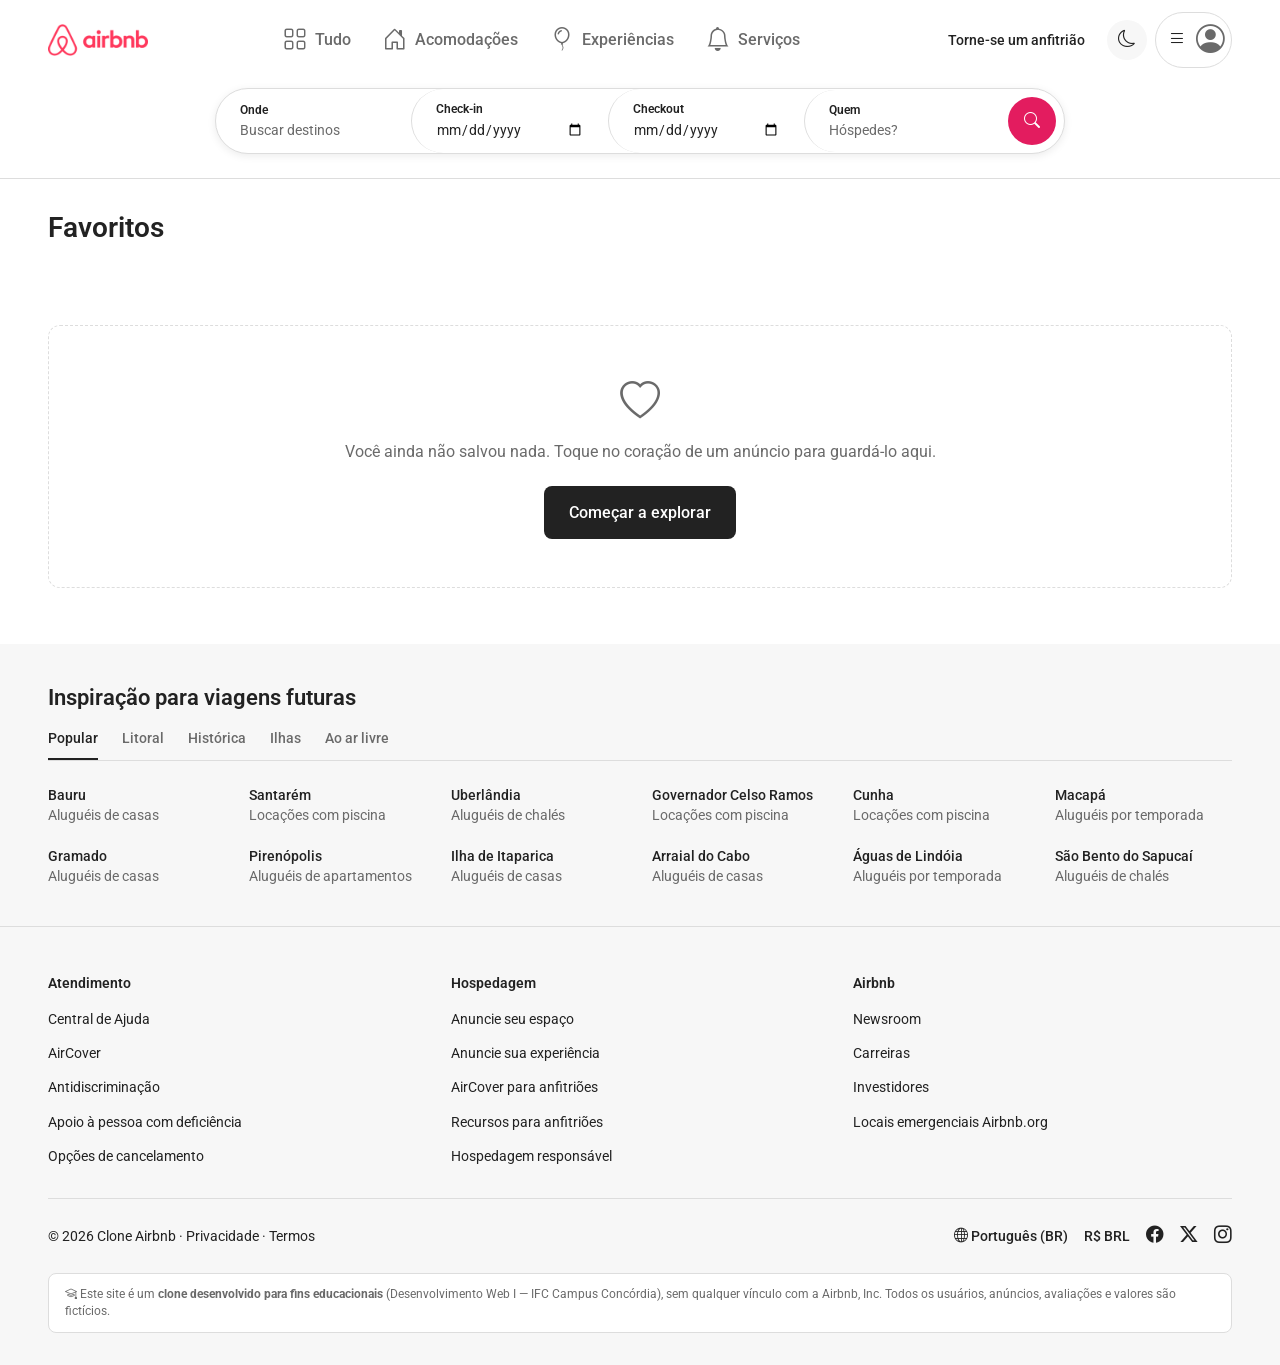
<file: favoritos.html>
<!DOCTYPE html>
<html lang="pt-BR">
<head>
    <meta charset="UTF-8">
    <meta name="viewport" content="width=device-width, initial-scale=1.0">
    <meta name="description" content="Acomodações, experiências e serviços salvos nos favoritos.">
    <title>Favoritos | Clone Airbnb</title>
    <link rel="icon" href="img/favicon.svg" type="image/svg+xml">
    <link rel="preconnect" href="https://fonts.googleapis.com">
    <link rel="preconnect" href="https://fonts.gstatic.com" crossorigin>
    <link href="https://fonts.googleapis.com/css2?family=Roboto:wght@400;500;600;700&display=swap" rel="stylesheet">
    <link rel="stylesheet" href="https://cdn.jsdelivr.net/npm/bootstrap-icons@1.11.3/font/bootstrap-icons.min.css">
    <link rel="stylesheet" href="css/style.css">
</head>
<body data-pagina="favoritos">
    <a class="skip-link" href="#conteudo">Pular para o conteúdo</a>

    <!-- ===== CABEÇALHO ===== -->
    <header class="site-header">
        <div class="container">
            <div class="header-topo">
                <a href="index.html" class="logo" aria-label="Clone Airbnb — página inicial">
                    <img src="img/logos/logo-airbnb.png" alt="" width="100" height="32">
                </a>

                <button type="button" class="busca-abrir" aria-expanded="false" aria-controls="form-busca">
                    <i class="bi bi-search" aria-hidden="true"></i> Comece sua busca
                </button>

                <nav class="abas" aria-label="Categorias">
                    <a href="index.html" class="aba"><i class="bi bi-grid" aria-hidden="true"></i><span>Tudo</span></a>
                    <a href="acomodacoes.html" class="aba"><i class="bi bi-house-door" aria-hidden="true"></i><span>Acomodações</span></a>
                    <a href="experiencias.html" class="aba"><i class="bi bi-balloon" aria-hidden="true"></i><span>Experiências</span></a>
                    <a href="servicos.html" class="aba"><i class="bi bi-bell" aria-hidden="true"></i><span>Serviços</span></a>
                </nav>

                <div class="header-acoes">
                    <a href="anfitriao.html" class="link-anfitriao">Torne-se um anfitrião</a>
                    <button type="button" class="icon-btn" data-acao="tema" aria-pressed="false" aria-label="Alternar tema escuro"><i class="bi bi-moon" aria-hidden="true"></i></button>
                    <div class="menu-usuario">
                        <button type="button" class="menu-toggle" aria-expanded="false" aria-controls="menu-usuario" aria-label="Abrir menu">
                            <i class="bi bi-list" aria-hidden="true"></i><i class="bi bi-person-circle" aria-hidden="true"></i>
                        </button>
                        <nav class="menu-dropdown" id="menu-usuario" aria-label="Menu do usuário" hidden>
                            <a href="login.html" data-menu="entrar"><strong>Entrar</strong></a>
                            <a href="login.html#cadastro" data-menu="cadastrar">Cadastrar-se</a>
                            <div class="separador" role="separator"></div>
                            <a href="favoritos.html">Favoritos <span class="contador contador-favoritos"></span></a>
                            <a href="anfitriao.html">Torne-se um anfitrião</a>
                            <a href="#rodape">Central de Ajuda</a>
                        </nav>
                    </div>
                </div>
            </div>

            <!-- Formulário de busca (GET): envia para a listagem de acomodações -->
            <form class="busca" id="form-busca" action="acomodacoes.html" method="get" role="search" aria-label="Buscar acomodações">
                <div class="busca-campo">
                    <label for="busca-onde">Onde</label>
                    <input type="search" id="busca-onde" name="onde" placeholder="Buscar destinos" autocomplete="off">
                </div>
                <div class="busca-campo">
                    <label for="busca-checkin">Check-in</label>
                    <input type="date" id="busca-checkin" name="checkin">
                </div>
                <div class="busca-campo">
                    <label for="busca-checkout">Checkout</label>
                    <input type="date" id="busca-checkout" name="checkout">
                </div>
                <div class="busca-campo">
                    <label for="busca-hospedes">Quem</label>
                    <input type="number" id="busca-hospedes" name="hospedes" min="1" max="16" placeholder="Hóspedes?">
                </div>
                <button type="submit" class="busca-botao"><i class="bi bi-search" aria-hidden="true"></i><span class="visually-hidden">Buscar</span></button>
            </form>
        </div>
    </header>

    <!-- ===== CONTEÚDO ===== -->
    <main id="conteudo" class="container conteudo">
        <div class="resultado-resumo">
            <h1 class="titulo-pagina">Favoritos</h1>
            <button type="button" class="btn btn-secundario btn-pequeno" id="limpar-favoritos">Limpar todos</button>
        </div>
        <p id="resultado-texto" aria-live="polite" class="texto-suave"></p>
        <div id="lista-favoritos" class="grade"></div>
    </main>

    <!-- ===== INSPIRAÇÃO ===== -->
    <section class="inspiracao" aria-labelledby="titulo-inspiracao">
        <div class="container">
            <h2 id="titulo-inspiracao">Inspiração para viagens futuras</h2>
            <div class="inspiracao-abas" role="tablist" aria-label="Tipos de destino"></div>
            <ul class="inspiracao-lista" id="painel-inspiracao" role="tabpanel"></ul>
        </div>
    </section>

    <!-- ===== RODAPÉ ===== -->
    <footer class="rodape" id="rodape">
        <div class="container">
            <div class="rodape-colunas">
                <nav aria-labelledby="rodape-atendimento">
                    <h2 id="rodape-atendimento">Atendimento</h2>
                    <ul>
                        <li><a href="#">Central de Ajuda</a></li>
                        <li><a href="#">AirCover</a></li>
                        <li><a href="#">Antidiscriminação</a></li>
                        <li><a href="#">Apoio à pessoa com deficiência</a></li>
                        <li><a href="#">Opções de cancelamento</a></li>
                    </ul>
                </nav>
                <nav aria-labelledby="rodape-hospedagem">
                    <h2 id="rodape-hospedagem">Hospedagem</h2>
                    <ul>
                        <li><a href="anfitriao.html">Anuncie seu espaço</a></li>
                        <li><a href="anfitriao.html">Anuncie sua experiência</a></li>
                        <li><a href="#">AirCover para anfitriões</a></li>
                        <li><a href="#">Recursos para anfitriões</a></li>
                        <li><a href="#">Hospedagem responsável</a></li>
                    </ul>
                </nav>
                <nav aria-labelledby="rodape-empresa">
                    <h2 id="rodape-empresa">Airbnb</h2>
                    <ul>
                        <li><a href="#">Newsroom</a></li>
                        <li><a href="#">Carreiras</a></li>
                        <li><a href="#">Investidores</a></li>
                        <li><a href="#">Locais emergenciais Airbnb.org</a></li>
                    </ul>
                </nav>
            </div>
            <div class="rodape-base">
                <p>© <span data-ano>2026</span> Clone Airbnb · Privacidade · Termos</p>
                <div class="redes">
                    <span><i class="bi bi-globe" aria-hidden="true"></i> Português (BR)</span>
                    <span>R$ BRL</span>
                    <a href="#" aria-label="Facebook"><i class="bi bi-facebook" aria-hidden="true"></i></a>
                    <a href="#" aria-label="X (Twitter)"><i class="bi bi-twitter-x" aria-hidden="true"></i></a>
                    <a href="#" aria-label="Instagram"><i class="bi bi-instagram" aria-hidden="true"></i></a>
                </div>
            </div>
            <p class="aviso-educacional">
                <i class="bi bi-mortarboard" aria-hidden="true"></i>
                Este site é um <strong>clone desenvolvido para fins educacionais</strong> (Desenvolvimento Web I — IFC Campus Concórdia),
                sem qualquer vínculo com a Airbnb, Inc. Todos os usuários, anúncios, avaliações e valores são fictícios.
            </p>
        </div>
    </footer>

    <!-- Modal de detalhes (experiências e serviços) -->
    <dialog class="modal" id="modal-detalhe" aria-labelledby="modal-detalhe-titulo"></dialog>

    <script src="js/dados.js"></script>
    <script src="js/main.js"></script>
    <script src="js/catalogo.js"></script>
</body>
</html>
</file>
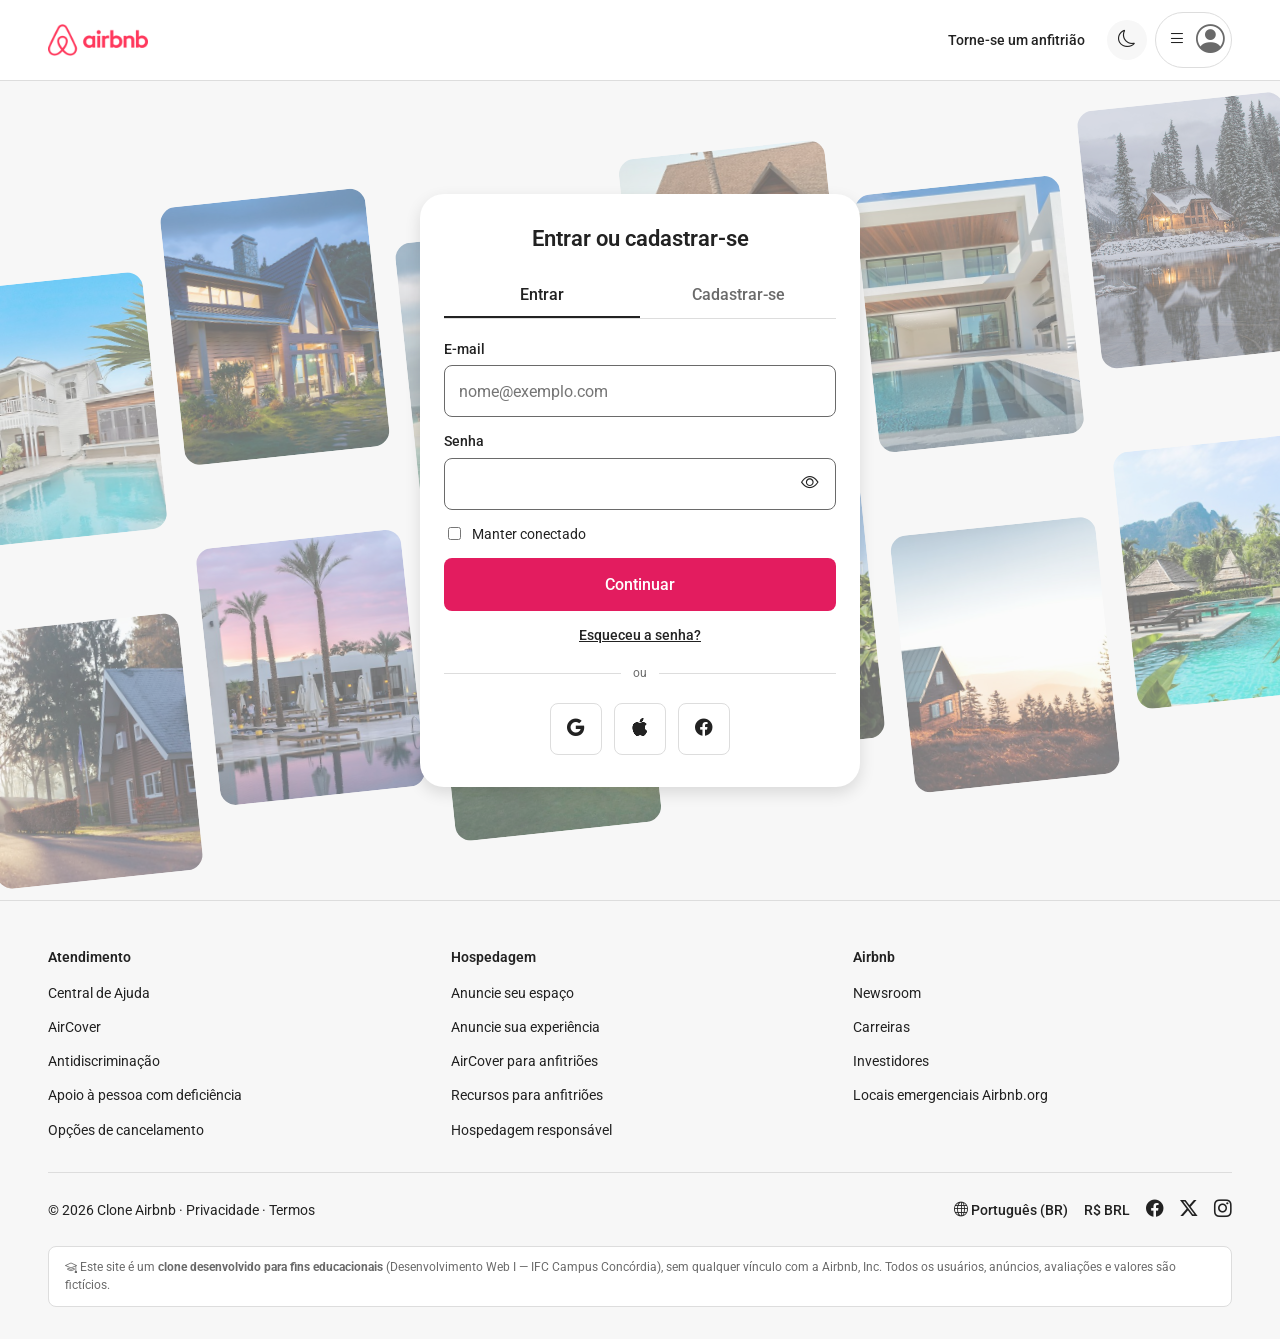
<file: login.html>
<!DOCTYPE html>
<html lang="pt-BR">
<head>
    <meta charset="UTF-8">
    <meta name="viewport" content="width=device-width, initial-scale=1.0">
    <meta name="description" content="Entre ou crie sua conta no clone educacional do Airbnb.">
    <title>Entrar ou cadastrar-se | Clone Airbnb</title>
    <link rel="icon" href="img/favicon.svg" type="image/svg+xml">
    <link rel="preconnect" href="https://fonts.googleapis.com">
    <link rel="preconnect" href="https://fonts.gstatic.com" crossorigin>
    <link href="https://fonts.googleapis.com/css2?family=Roboto:wght@400;500;600;700&display=swap" rel="stylesheet">
    <link rel="stylesheet" href="https://cdn.jsdelivr.net/npm/bootstrap-icons@1.11.3/font/bootstrap-icons.min.css">
    <link rel="stylesheet" href="css/style.css">
</head>
<body data-pagina="login">
    <a class="skip-link" href="#conteudo">Pular para o conteúdo</a>

    <!-- ===== CABEÇALHO ===== -->
    <header class="site-header">
        <div class="container">
            <div class="header-topo">
                <a href="index.html" class="logo" aria-label="Clone Airbnb — página inicial">
                    <img src="img/logos/logo-airbnb.png" alt="" width="100" height="32">
                </a>
                <div class="header-acoes">
                    <a href="anfitriao.html" class="link-anfitriao">Torne-se um anfitrião</a>
                    <button type="button" class="icon-btn" data-acao="tema" aria-pressed="false" aria-label="Alternar tema escuro"><i class="bi bi-moon" aria-hidden="true"></i></button>
                    <div class="menu-usuario">
                        <button type="button" class="menu-toggle" aria-expanded="false" aria-controls="menu-usuario" aria-label="Abrir menu">
                            <i class="bi bi-list" aria-hidden="true"></i><i class="bi bi-person-circle" aria-hidden="true"></i>
                        </button>
                        <nav class="menu-dropdown" id="menu-usuario" aria-label="Menu do usuário" hidden>
                            <a href="login.html" data-menu="entrar"><strong>Entrar</strong></a>
                            <a href="login.html#cadastro" data-menu="cadastrar">Cadastrar-se</a>
                            <div class="separador" role="separator"></div>
                            <a href="favoritos.html">Favoritos <span class="contador contador-favoritos"></span></a>
                            <a href="anfitriao.html">Torne-se um anfitrião</a>
                            <a href="#rodape">Central de Ajuda</a>
                        </nav>
                    </div>
                </div>
            </div>
        </div>
    </header>

    <!-- ===== CONTEÚDO ===== -->
    <main id="conteudo" class="login-fundo">
        <!-- Mosaico decorativo de fotos (alt vazio porque é só decoração) -->
        <div class="login-mosaico" aria-hidden="true">
            <img src="img/acomodacoes/casa-03.jpg" alt=""><img src="img/acomodacoes/casa-04.jpg" alt="">
            <img src="img/acomodacoes/casa-06.jpg" alt=""><img src="img/acomodacoes/casa-08.jpg" alt="">
            <img src="img/acomodacoes/casa-11.jpg" alt=""><img src="img/acomodacoes/casa-19.jpg" alt="">
            <img src="img/acomodacoes/casa-22.jpg" alt=""><img src="img/acomodacoes/casa-24.jpg" alt="">
            <img src="img/acomodacoes/casa-13.jpg" alt=""><img src="img/acomodacoes/casa-05.jpg" alt="">
            <img src="img/acomodacoes/casa-18.jpg" alt=""><img src="img/acomodacoes/casa-07.jpg" alt="">
        </div>

        <section class="login-cartao" aria-labelledby="titulo-login">
            <h1 id="titulo-login">Entrar ou cadastrar-se</h1>

            <div class="abas-form" role="tablist" aria-label="Escolha entre entrar e cadastrar">
                <button type="button" role="tab" id="aba-entrar" aria-controls="form-login" aria-selected="true">Entrar</button>
                <button type="button" role="tab" id="aba-cadastro" aria-controls="form-cadastro" aria-selected="false" tabindex="-1">Cadastrar-se</button>
            </div>

            <p class="alerta alerta-sucesso" id="login-sucesso" role="status" hidden><i class="bi bi-check-circle" aria-hidden="true"></i><span></span></p>

            <!-- Formulário 1: login -->
            <form class="form-pilha" id="form-login" role="tabpanel" aria-labelledby="aba-entrar" action="index.html" method="post">
                <p class="alerta alerta-erro" data-resumo hidden><i class="bi bi-exclamation-circle" aria-hidden="true"></i><span></span></p>
                <div class="campo">
                    <label for="login-email">E-mail</label>
                    <input type="email" id="login-email" name="email" required autocomplete="email" placeholder="nome@exemplo.com" data-nome="O e-mail">
                </div>
                <div class="campo">
                    <label for="login-senha">Senha</label>
                    <div class="senha-wrapper">
                        <input type="password" id="login-senha" name="senha" required minlength="8" autocomplete="current-password" data-nome="A senha">
                        <button type="button" class="icon-btn" data-mostrar-senha="login-senha" aria-label="Mostrar senha" aria-pressed="false"><i class="bi bi-eye" aria-hidden="true"></i></button>
                    </div>
                </div>
                <label style="display:flex;gap:8px;align-items:center;font-size:.875rem">
                    <input type="checkbox" name="lembrar" style="accent-color:var(--cor-texto)"> Manter conectado
                </label>
                <button type="submit" class="btn btn-primario btn-bloco">Continuar</button>
                <a href="#" class="link-sublinhado" style="font-size:.875rem;text-align:center">Esqueceu a senha?</a>
            </form>

            <!-- Formulário 2: cadastro -->
            <form class="form-pilha" id="form-cadastro" role="tabpanel" aria-labelledby="aba-cadastro" action="index.html" method="post" hidden>
                <p class="alerta alerta-erro" data-resumo hidden><i class="bi bi-exclamation-circle" aria-hidden="true"></i><span></span></p>
                <div class="campo">
                    <label for="cad-nome">Nome completo</label>
                    <input type="text" id="cad-nome" name="nome" required minlength="3" maxlength="80" autocomplete="name"
                        pattern="[A-Za-zÀ-ÿ' ]+ [A-Za-zÀ-ÿ' ]+" data-msg-pattern="Informe nome e sobrenome, apenas com letras." data-nome="O nome">
                </div>
                <div class="campo">
                    <label for="cad-email">E-mail</label>
                    <input type="email" id="cad-email" name="email" required autocomplete="email" data-nome="O e-mail">
                </div>
                <div class="campo-linha">
                    <div class="campo">
                        <label for="cad-telefone">Celular</label>
                        <input type="tel" id="cad-telefone" name="telefone" required data-mascara="telefone" placeholder="(49) 99999-9999"
                            pattern="\(\d{2}\) \d{4,5}-\d{4}" data-msg-pattern="Use o formato (49) 99999-9999." autocomplete="tel" data-nome="O celular">
                    </div>
                    <div class="campo">
                        <label for="cad-nascimento">Data de nascimento</label>
                        <input type="date" id="cad-nascimento" name="nascimento" required min="1900-01-01"
                            data-msg-max="Você precisa ter 18 anos ou mais para se cadastrar." data-nome="A data de nascimento">
                    </div>
                </div>
                <div class="campo">
                    <label for="cad-senha">Senha</label>
                    <div class="senha-wrapper">
                        <input type="password" id="cad-senha" name="senha" required minlength="8" autocomplete="new-password"
                            pattern="(?=.*[A-Za-z])(?=.*\d).{8,}" data-msg-pattern="A senha precisa ter letras e números." data-nome="A senha" aria-describedby="dica-senha">
                        <button type="button" class="icon-btn" data-mostrar-senha="cad-senha" aria-label="Mostrar senha" aria-pressed="false"><i class="bi bi-eye" aria-hidden="true"></i></button>
                    </div>
                    <p class="dica" id="dica-senha">Mínimo de 8 caracteres, com letras e números.</p>
                </div>
                <div class="campo">
                    <label for="cad-confirmar">Confirmar senha</label>
                    <input type="password" id="cad-confirmar" name="confirmar" required autocomplete="new-password" data-nome="A confirmação">
                </div>
                <label style="display:flex;gap:8px;align-items:flex-start;font-size:.875rem" class="campo">
                    <span style="display:flex;gap:8px"><input type="checkbox" name="termos" id="cad-termos" required style="accent-color:var(--cor-texto);width:auto;min-height:0">
                    Concordo com os Termos de Serviço e a Política de Privacidade (fictícios).</span>
                </label>
                <button type="submit" class="btn btn-primario btn-bloco">Concordar e continuar</button>
            </form>

            <p class="separador-ou">ou</p>
            <div class="login-social">
                <button type="button" class="icon-btn" aria-label="Continuar com Google (indisponível no clone)"><i class="bi bi-google" aria-hidden="true"></i></button>
                <button type="button" class="icon-btn" aria-label="Continuar com Apple (indisponível no clone)"><i class="bi bi-apple" aria-hidden="true"></i></button>
                <button type="button" class="icon-btn" aria-label="Continuar com Facebook (indisponível no clone)"><i class="bi bi-facebook" aria-hidden="true"></i></button>
            </div>
        </section>
    </main>

    <!-- ===== RODAPÉ ===== -->
    <footer class="rodape" id="rodape">
        <div class="container">
            <div class="rodape-colunas">
                <nav aria-labelledby="rodape-atendimento">
                    <h2 id="rodape-atendimento">Atendimento</h2>
                    <ul>
                        <li><a href="#">Central de Ajuda</a></li>
                        <li><a href="#">AirCover</a></li>
                        <li><a href="#">Antidiscriminação</a></li>
                        <li><a href="#">Apoio à pessoa com deficiência</a></li>
                        <li><a href="#">Opções de cancelamento</a></li>
                    </ul>
                </nav>
                <nav aria-labelledby="rodape-hospedagem">
                    <h2 id="rodape-hospedagem">Hospedagem</h2>
                    <ul>
                        <li><a href="anfitriao.html">Anuncie seu espaço</a></li>
                        <li><a href="anfitriao.html">Anuncie sua experiência</a></li>
                        <li><a href="#">AirCover para anfitriões</a></li>
                        <li><a href="#">Recursos para anfitriões</a></li>
                        <li><a href="#">Hospedagem responsável</a></li>
                    </ul>
                </nav>
                <nav aria-labelledby="rodape-empresa">
                    <h2 id="rodape-empresa">Airbnb</h2>
                    <ul>
                        <li><a href="#">Newsroom</a></li>
                        <li><a href="#">Carreiras</a></li>
                        <li><a href="#">Investidores</a></li>
                        <li><a href="#">Locais emergenciais Airbnb.org</a></li>
                    </ul>
                </nav>
            </div>
            <div class="rodape-base">
                <p>© <span data-ano>2026</span> Clone Airbnb · Privacidade · Termos</p>
                <div class="redes">
                    <span><i class="bi bi-globe" aria-hidden="true"></i> Português (BR)</span>
                    <span>R$ BRL</span>
                    <a href="#" aria-label="Facebook"><i class="bi bi-facebook" aria-hidden="true"></i></a>
                    <a href="#" aria-label="X (Twitter)"><i class="bi bi-twitter-x" aria-hidden="true"></i></a>
                    <a href="#" aria-label="Instagram"><i class="bi bi-instagram" aria-hidden="true"></i></a>
                </div>
            </div>
            <p class="aviso-educacional">
                <i class="bi bi-mortarboard" aria-hidden="true"></i>
                Este site é um <strong>clone desenvolvido para fins educacionais</strong> (Desenvolvimento Web I — IFC Campus Concórdia),
                sem qualquer vínculo com a Airbnb, Inc. Todos os usuários, anúncios, avaliações e valores são fictícios.
            </p>
        </div>
    </footer>

    <script src="js/dados.js"></script>
    <script src="js/main.js"></script>
    <script src="js/validacao.js"></script>
    <script src="js/login.js"></script>
</body>
</html>
</file>
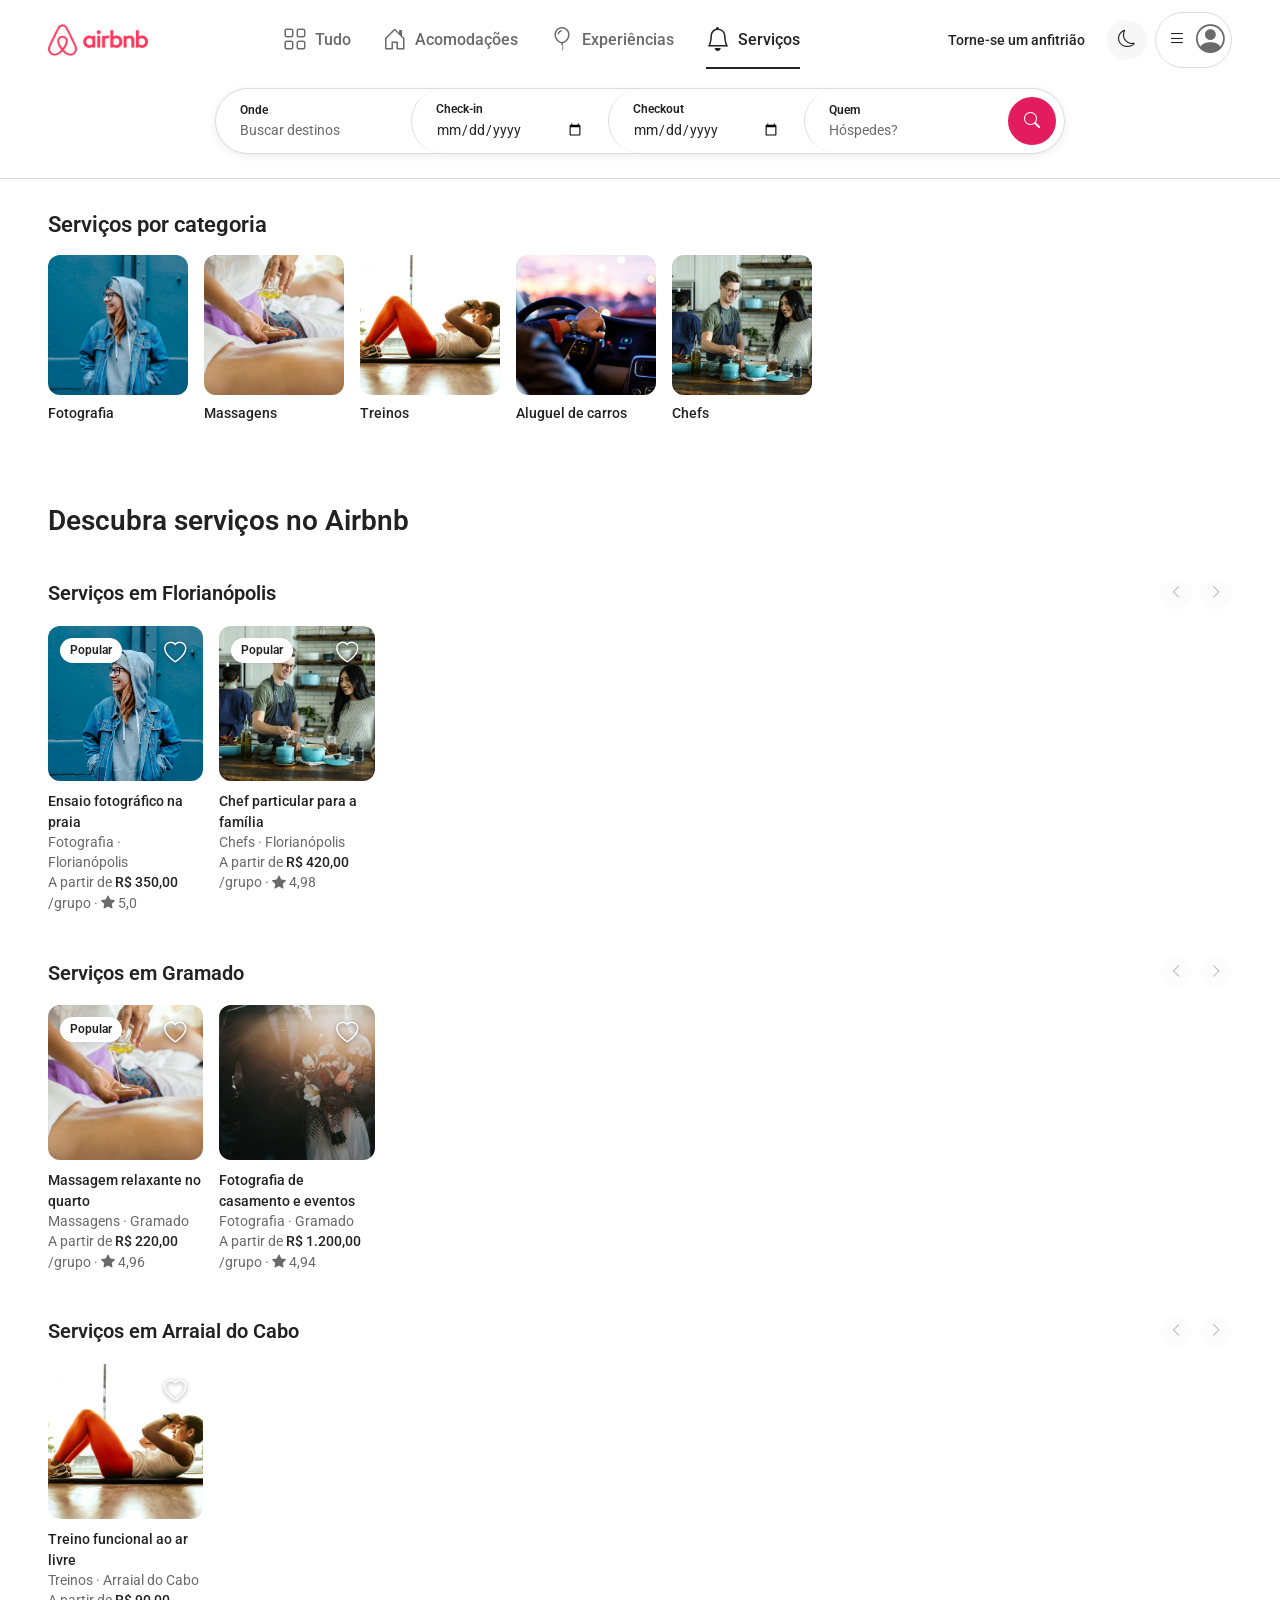
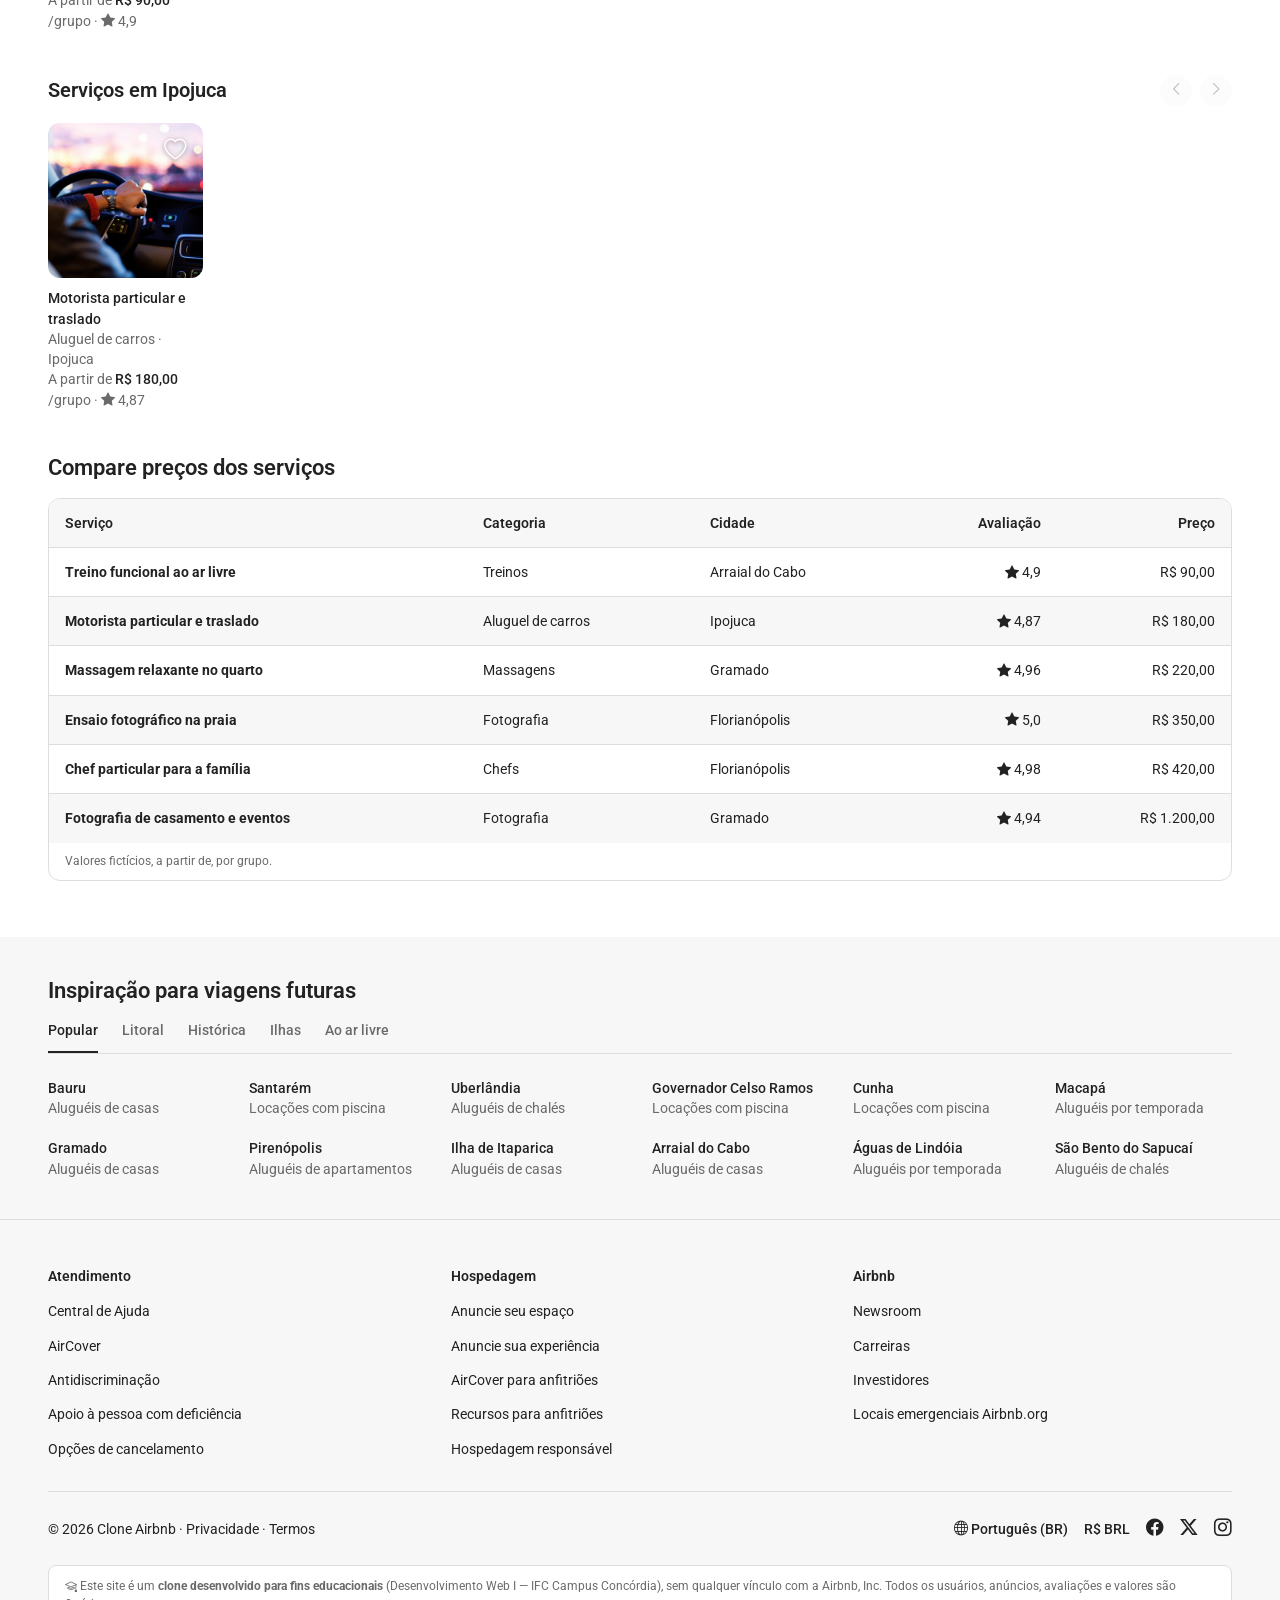
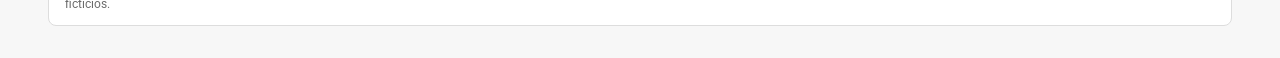
<file: servicos.html>
<!DOCTYPE html>
<html lang="pt-BR">
<head>
    <meta charset="UTF-8">
    <meta name="viewport" content="width=device-width, initial-scale=1.0">
    <meta name="description" content="Serviços fictícios para sua viagem: fotografia, chefs, massagens e mais.">
    <title>Serviços | Clone Airbnb</title>
    <link rel="icon" href="img/favicon.svg" type="image/svg+xml">
    <link rel="preconnect" href="https://fonts.googleapis.com">
    <link rel="preconnect" href="https://fonts.gstatic.com" crossorigin>
    <link href="https://fonts.googleapis.com/css2?family=Roboto:wght@400;500;600;700&display=swap" rel="stylesheet">
    <link rel="stylesheet" href="https://cdn.jsdelivr.net/npm/bootstrap-icons@1.11.3/font/bootstrap-icons.min.css">
    <link rel="stylesheet" href="css/style.css">
</head>
<body data-pagina="servicos">
    <a class="skip-link" href="#conteudo">Pular para o conteúdo</a>

    <!-- ===== CABEÇALHO ===== -->
    <header class="site-header">
        <div class="container">
            <div class="header-topo">
                <a href="index.html" class="logo" aria-label="Clone Airbnb — página inicial">
                    <img src="img/logos/logo-airbnb.png" alt="" width="100" height="32">
                </a>

                <button type="button" class="busca-abrir" aria-expanded="false" aria-controls="form-busca">
                    <i class="bi bi-search" aria-hidden="true"></i> Comece sua busca
                </button>

                <nav class="abas" aria-label="Categorias">
                    <a href="index.html" class="aba"><i class="bi bi-grid" aria-hidden="true"></i><span>Tudo</span></a>
                    <a href="acomodacoes.html" class="aba"><i class="bi bi-house-door" aria-hidden="true"></i><span>Acomodações</span></a>
                    <a href="experiencias.html" class="aba"><i class="bi bi-balloon" aria-hidden="true"></i><span>Experiências</span></a>
                    <a href="servicos.html" class="aba" aria-current="page"><i class="bi bi-bell" aria-hidden="true"></i><span>Serviços</span></a>
                </nav>

                <div class="header-acoes">
                    <a href="anfitriao.html" class="link-anfitriao">Torne-se um anfitrião</a>
                    <button type="button" class="icon-btn" data-acao="tema" aria-pressed="false" aria-label="Alternar tema escuro"><i class="bi bi-moon" aria-hidden="true"></i></button>
                    <div class="menu-usuario">
                        <button type="button" class="menu-toggle" aria-expanded="false" aria-controls="menu-usuario" aria-label="Abrir menu">
                            <i class="bi bi-list" aria-hidden="true"></i><i class="bi bi-person-circle" aria-hidden="true"></i>
                        </button>
                        <nav class="menu-dropdown" id="menu-usuario" aria-label="Menu do usuário" hidden>
                            <a href="login.html" data-menu="entrar"><strong>Entrar</strong></a>
                            <a href="login.html#cadastro" data-menu="cadastrar">Cadastrar-se</a>
                            <div class="separador" role="separator"></div>
                            <a href="favoritos.html">Favoritos <span class="contador contador-favoritos"></span></a>
                            <a href="anfitriao.html">Torne-se um anfitrião</a>
                            <a href="#rodape">Central de Ajuda</a>
                        </nav>
                    </div>
                </div>
            </div>

            <!-- Formulário de busca (GET): envia para a listagem de acomodações -->
            <form class="busca" id="form-busca" action="servicos.html" method="get" role="search" aria-label="Buscar serviços">
                <div class="busca-campo">
                    <label for="busca-onde">Onde</label>
                    <input type="search" id="busca-onde" name="onde" placeholder="Buscar destinos" autocomplete="off">
                </div>
                <div class="busca-campo">
                    <label for="busca-checkin">Check-in</label>
                    <input type="date" id="busca-checkin" name="checkin">
                </div>
                <div class="busca-campo">
                    <label for="busca-checkout">Checkout</label>
                    <input type="date" id="busca-checkout" name="checkout">
                </div>
                <div class="busca-campo">
                    <label for="busca-hospedes">Quem</label>
                    <input type="number" id="busca-hospedes" name="hospedes" min="1" max="16" placeholder="Hóspedes?">
                </div>
                <button type="submit" class="busca-botao"><i class="bi bi-search" aria-hidden="true"></i><span class="visually-hidden">Buscar</span></button>
            </form>
        </div>
    </header>

    <!-- ===== CONTEÚDO ===== -->
    <main id="conteudo" class="container conteudo">
        <h1 class="visually-hidden">Serviços</h1>

        <section aria-labelledby="titulo-categorias">
            <h2 id="titulo-categorias" style="margin-bottom:16px">Serviços por categoria</h2>
            <div class="tiles" id="tiles-servicos"></div>
        </section>

        <p id="resultado-texto" aria-live="polite" class="texto-suave"></p>
        <div id="secoes-dinamicas" class="conteudo" style="padding:0"></div>

        <!-- Tabela de preços (gerada a partir do array SERVICOS) -->
        <section aria-labelledby="titulo-tabela">
            <h2 id="titulo-tabela" style="margin-bottom:16px">Compare preços dos serviços</h2>
            <div class="tabela-wrapper">
                <table class="tabela">
                    <caption>Valores fictícios, a partir de, por grupo.</caption>
                    <thead>
                        <tr>
                            <th scope="col">Serviço</th>
                            <th scope="col">Categoria</th>
                            <th scope="col">Cidade</th>
                            <th scope="col" class="num">Avaliação</th>
                            <th scope="col" class="num">Preço</th>
                        </tr>
                    </thead>
                    <tbody id="tabela-servicos"></tbody>
                </table>
            </div>
        </section>
    </main>

    <!-- ===== INSPIRAÇÃO ===== -->
    <section class="inspiracao" aria-labelledby="titulo-inspiracao">
        <div class="container">
            <h2 id="titulo-inspiracao">Inspiração para viagens futuras</h2>
            <div class="inspiracao-abas" role="tablist" aria-label="Tipos de destino"></div>
            <ul class="inspiracao-lista" id="painel-inspiracao" role="tabpanel"></ul>
        </div>
    </section>

    <!-- ===== RODAPÉ ===== -->
    <footer class="rodape" id="rodape">
        <div class="container">
            <div class="rodape-colunas">
                <nav aria-labelledby="rodape-atendimento">
                    <h2 id="rodape-atendimento">Atendimento</h2>
                    <ul>
                        <li><a href="#">Central de Ajuda</a></li>
                        <li><a href="#">AirCover</a></li>
                        <li><a href="#">Antidiscriminação</a></li>
                        <li><a href="#">Apoio à pessoa com deficiência</a></li>
                        <li><a href="#">Opções de cancelamento</a></li>
                    </ul>
                </nav>
                <nav aria-labelledby="rodape-hospedagem">
                    <h2 id="rodape-hospedagem">Hospedagem</h2>
                    <ul>
                        <li><a href="anfitriao.html">Anuncie seu espaço</a></li>
                        <li><a href="anfitriao.html">Anuncie sua experiência</a></li>
                        <li><a href="#">AirCover para anfitriões</a></li>
                        <li><a href="#">Recursos para anfitriões</a></li>
                        <li><a href="#">Hospedagem responsável</a></li>
                    </ul>
                </nav>
                <nav aria-labelledby="rodape-empresa">
                    <h2 id="rodape-empresa">Airbnb</h2>
                    <ul>
                        <li><a href="#">Newsroom</a></li>
                        <li><a href="#">Carreiras</a></li>
                        <li><a href="#">Investidores</a></li>
                        <li><a href="#">Locais emergenciais Airbnb.org</a></li>
                    </ul>
                </nav>
            </div>
            <div class="rodape-base">
                <p>© <span data-ano>2026</span> Clone Airbnb · Privacidade · Termos</p>
                <div class="redes">
                    <span><i class="bi bi-globe" aria-hidden="true"></i> Português (BR)</span>
                    <span>R$ BRL</span>
                    <a href="#" aria-label="Facebook"><i class="bi bi-facebook" aria-hidden="true"></i></a>
                    <a href="#" aria-label="X (Twitter)"><i class="bi bi-twitter-x" aria-hidden="true"></i></a>
                    <a href="#" aria-label="Instagram"><i class="bi bi-instagram" aria-hidden="true"></i></a>
                </div>
            </div>
            <p class="aviso-educacional">
                <i class="bi bi-mortarboard" aria-hidden="true"></i>
                Este site é um <strong>clone desenvolvido para fins educacionais</strong> (Desenvolvimento Web I — IFC Campus Concórdia),
                sem qualquer vínculo com a Airbnb, Inc. Todos os usuários, anúncios, avaliações e valores são fictícios.
            </p>
        </div>
    </footer>

    <!-- Modal de detalhes (experiências e serviços) -->
    <dialog class="modal" id="modal-detalhe" aria-labelledby="modal-detalhe-titulo"></dialog>

    <script src="js/dados.js"></script>
    <script src="js/main.js"></script>
    <script src="js/catalogo.js"></script>
</body>
</html>
</file>
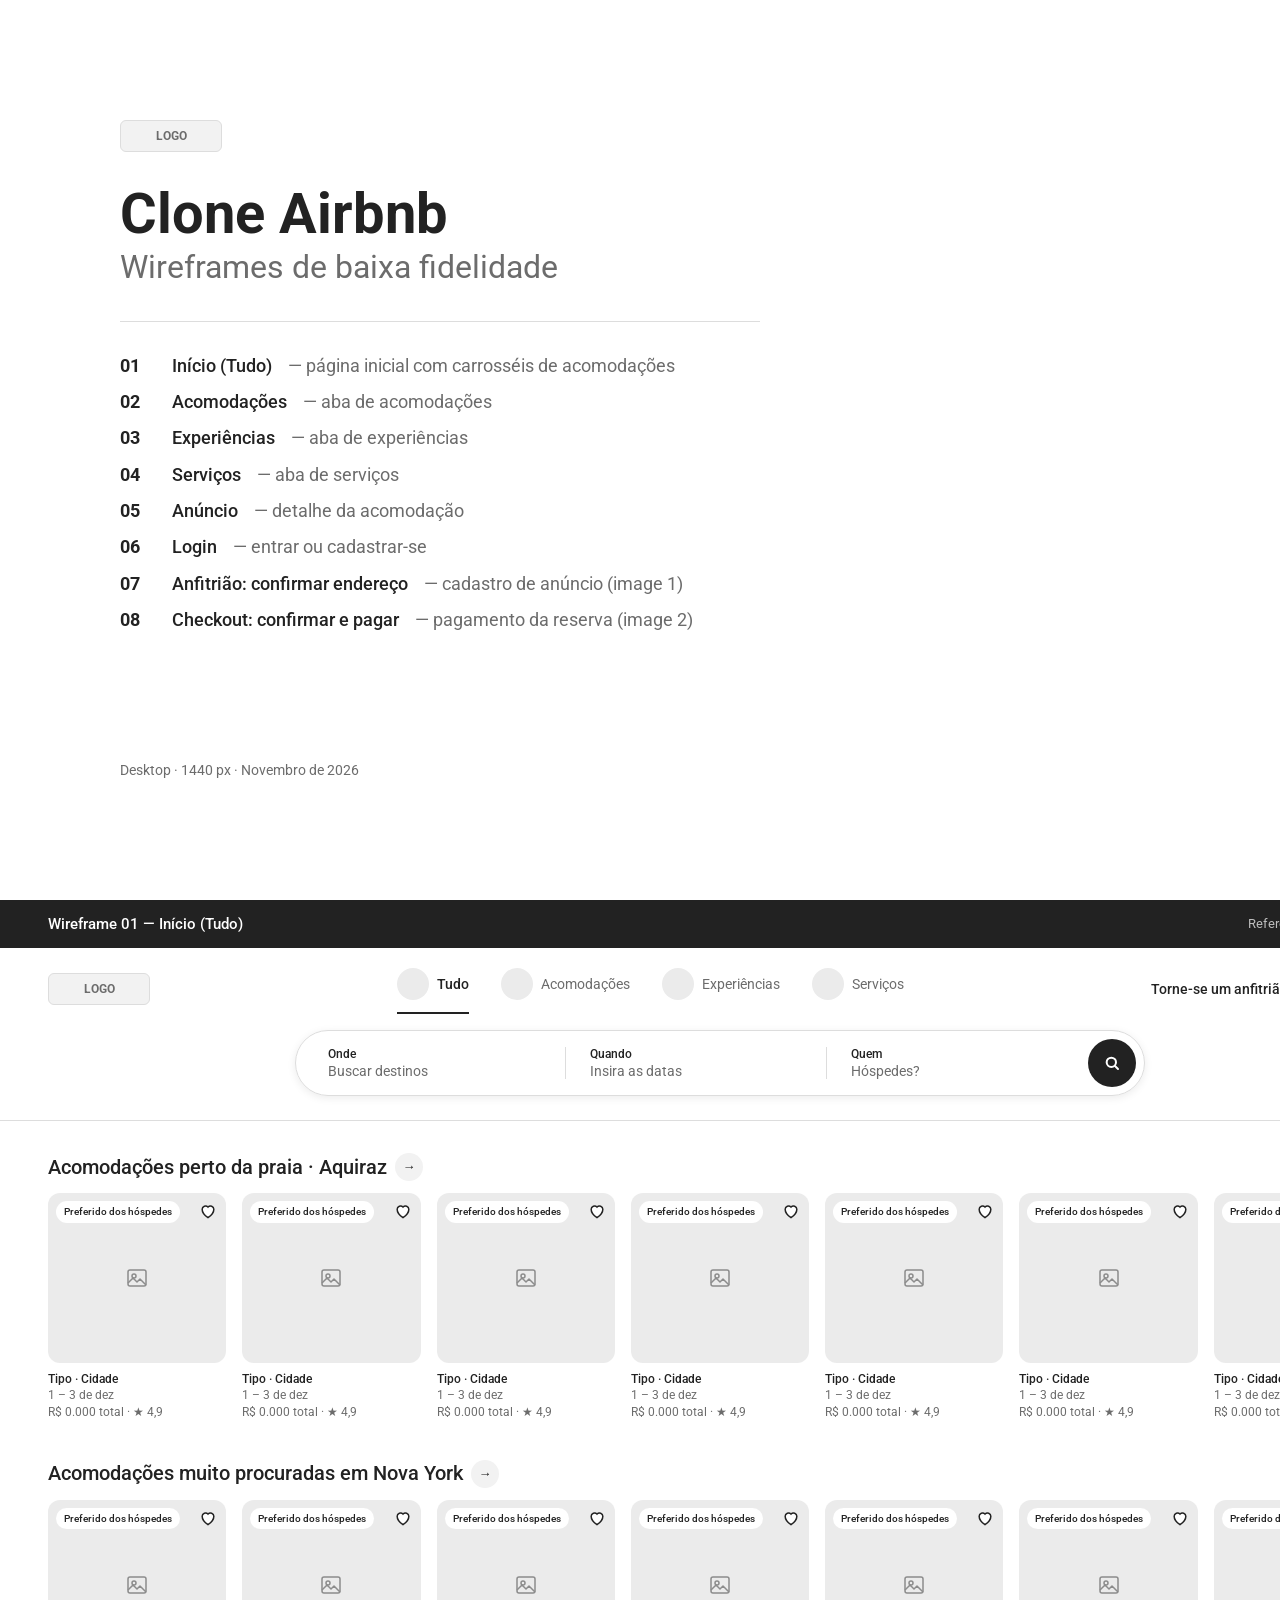
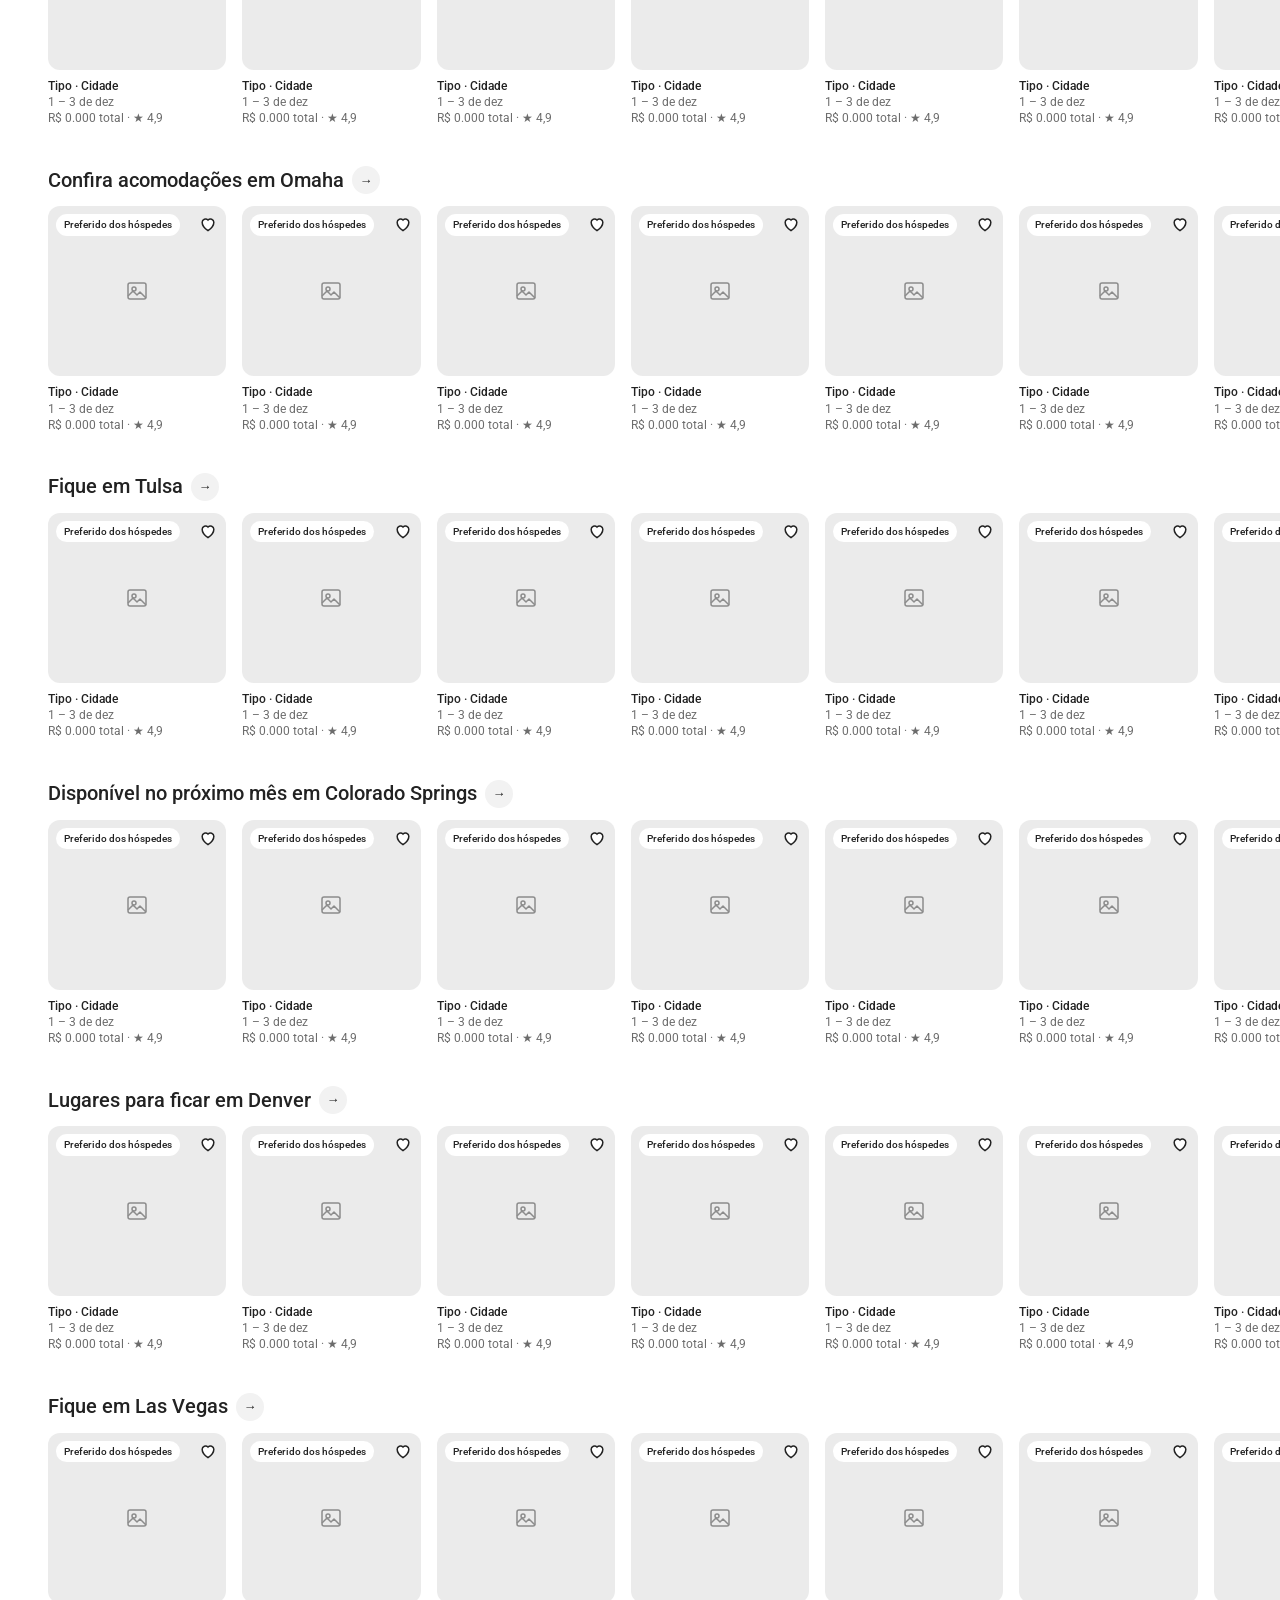
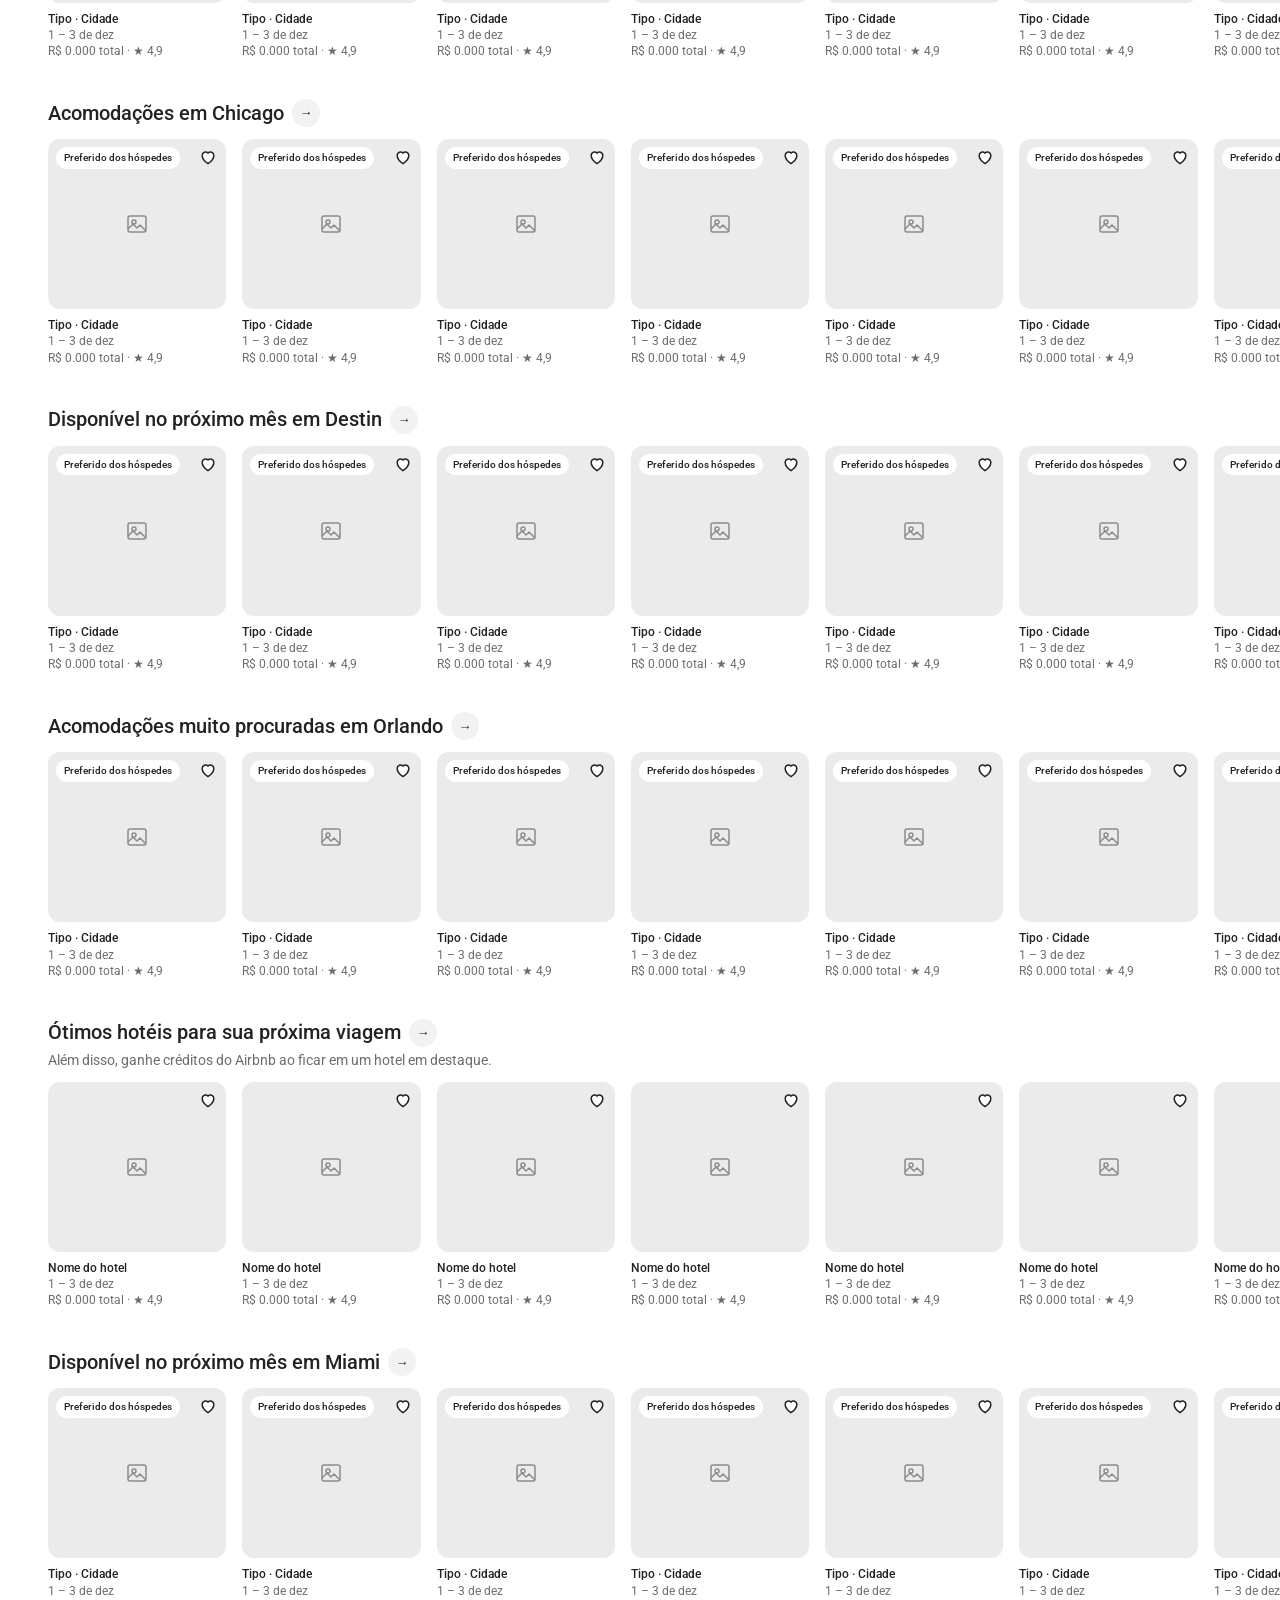
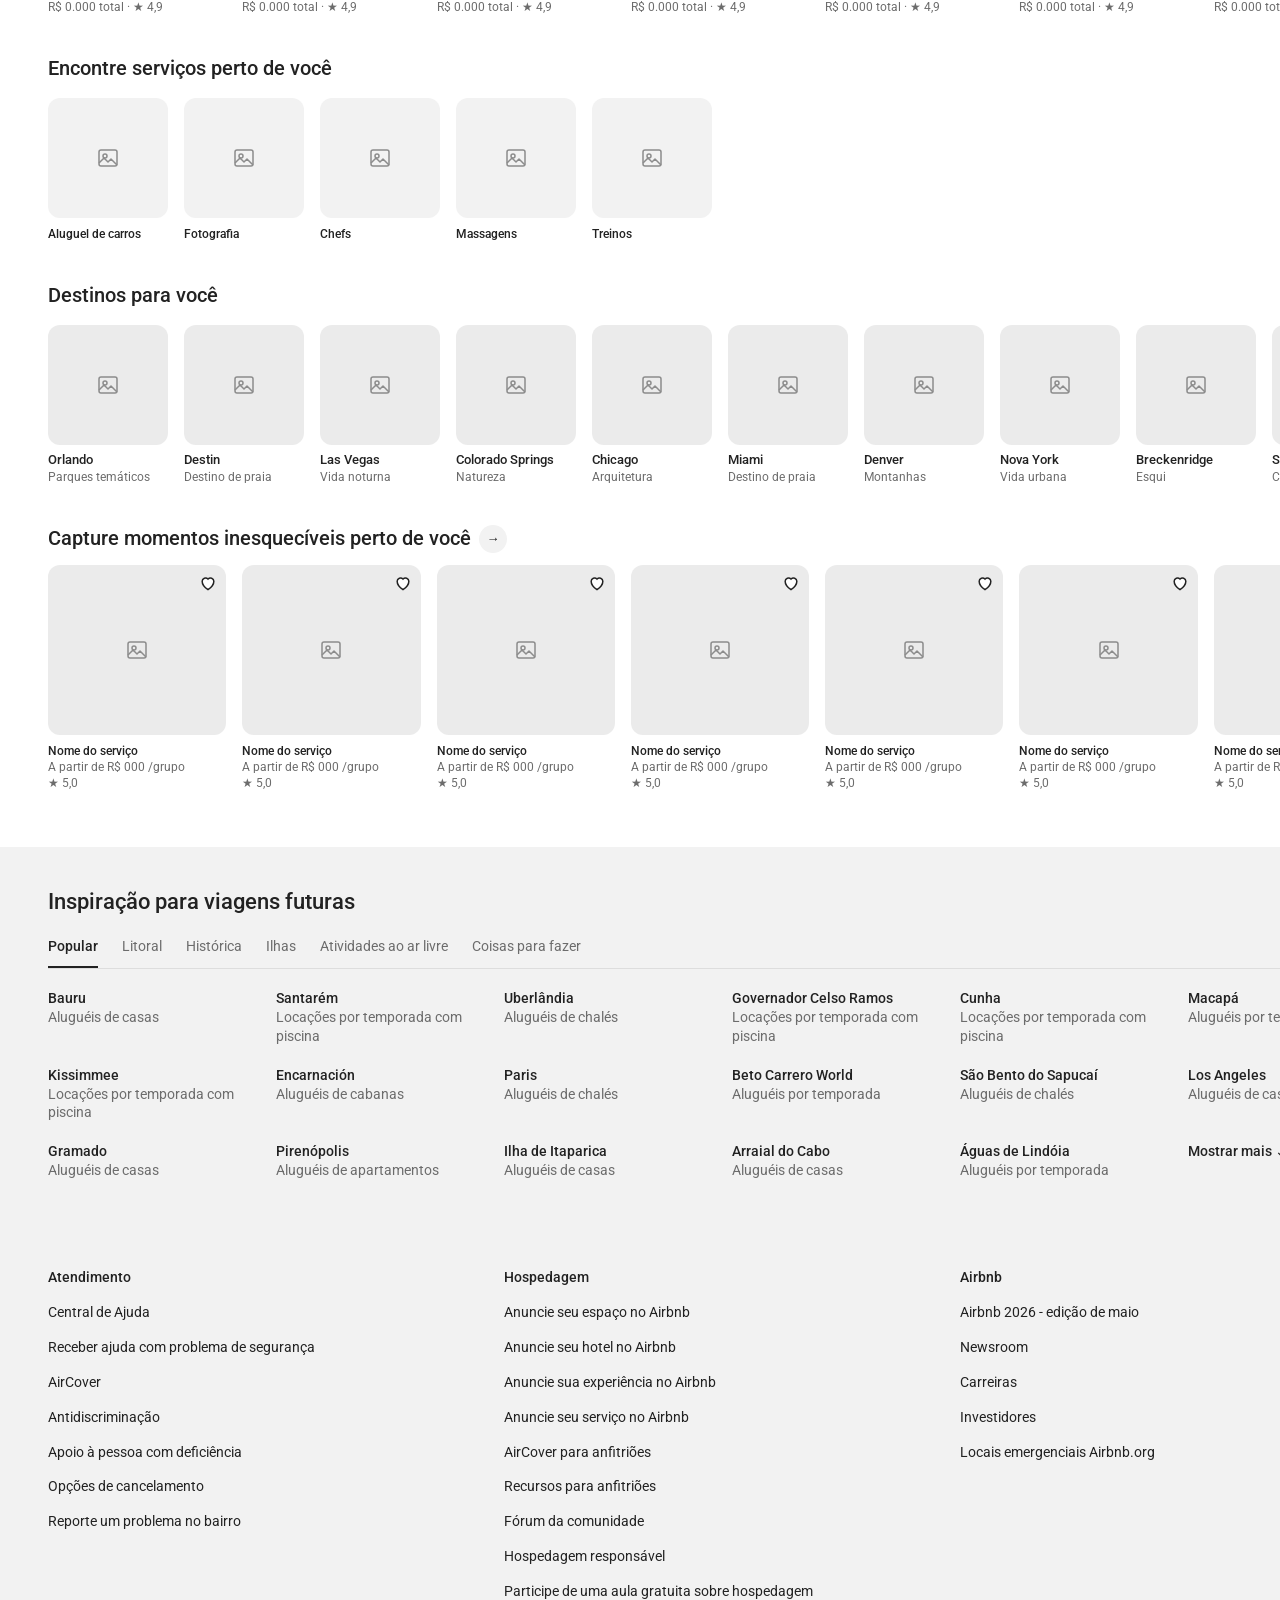
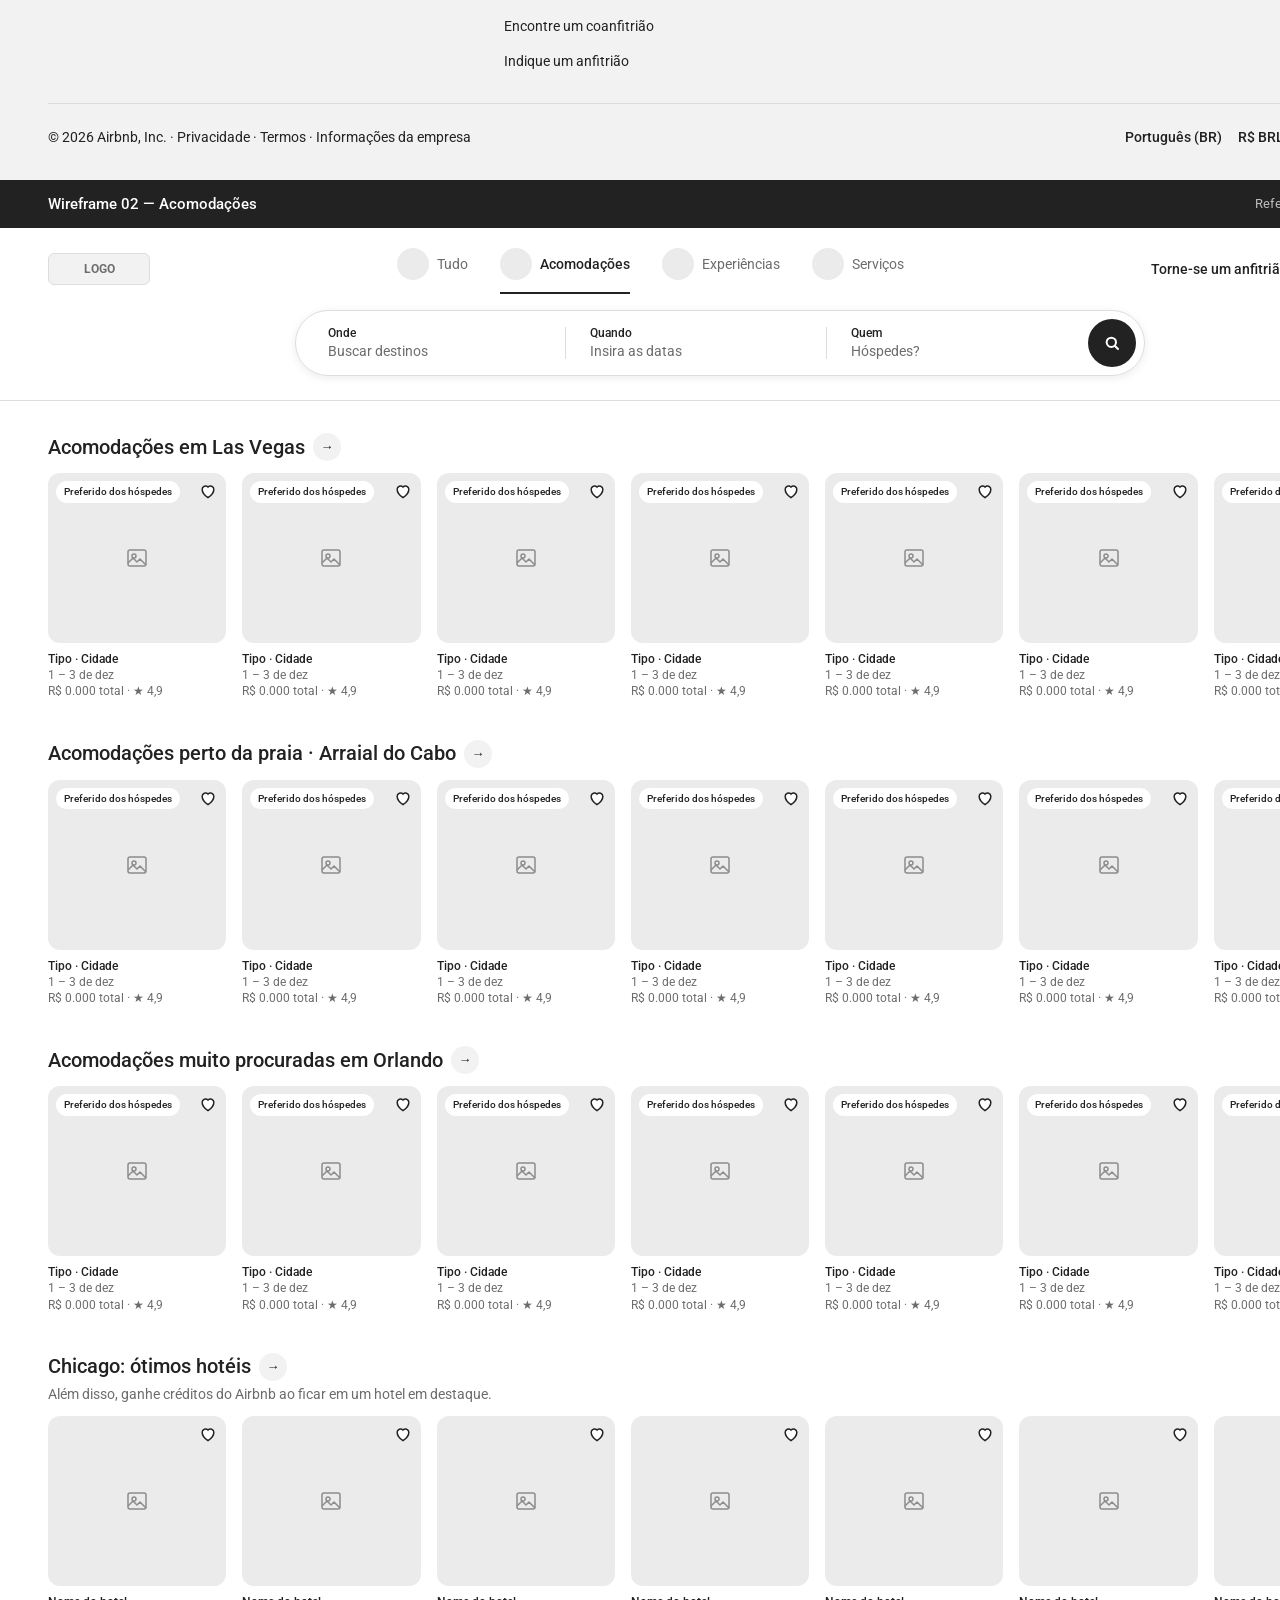
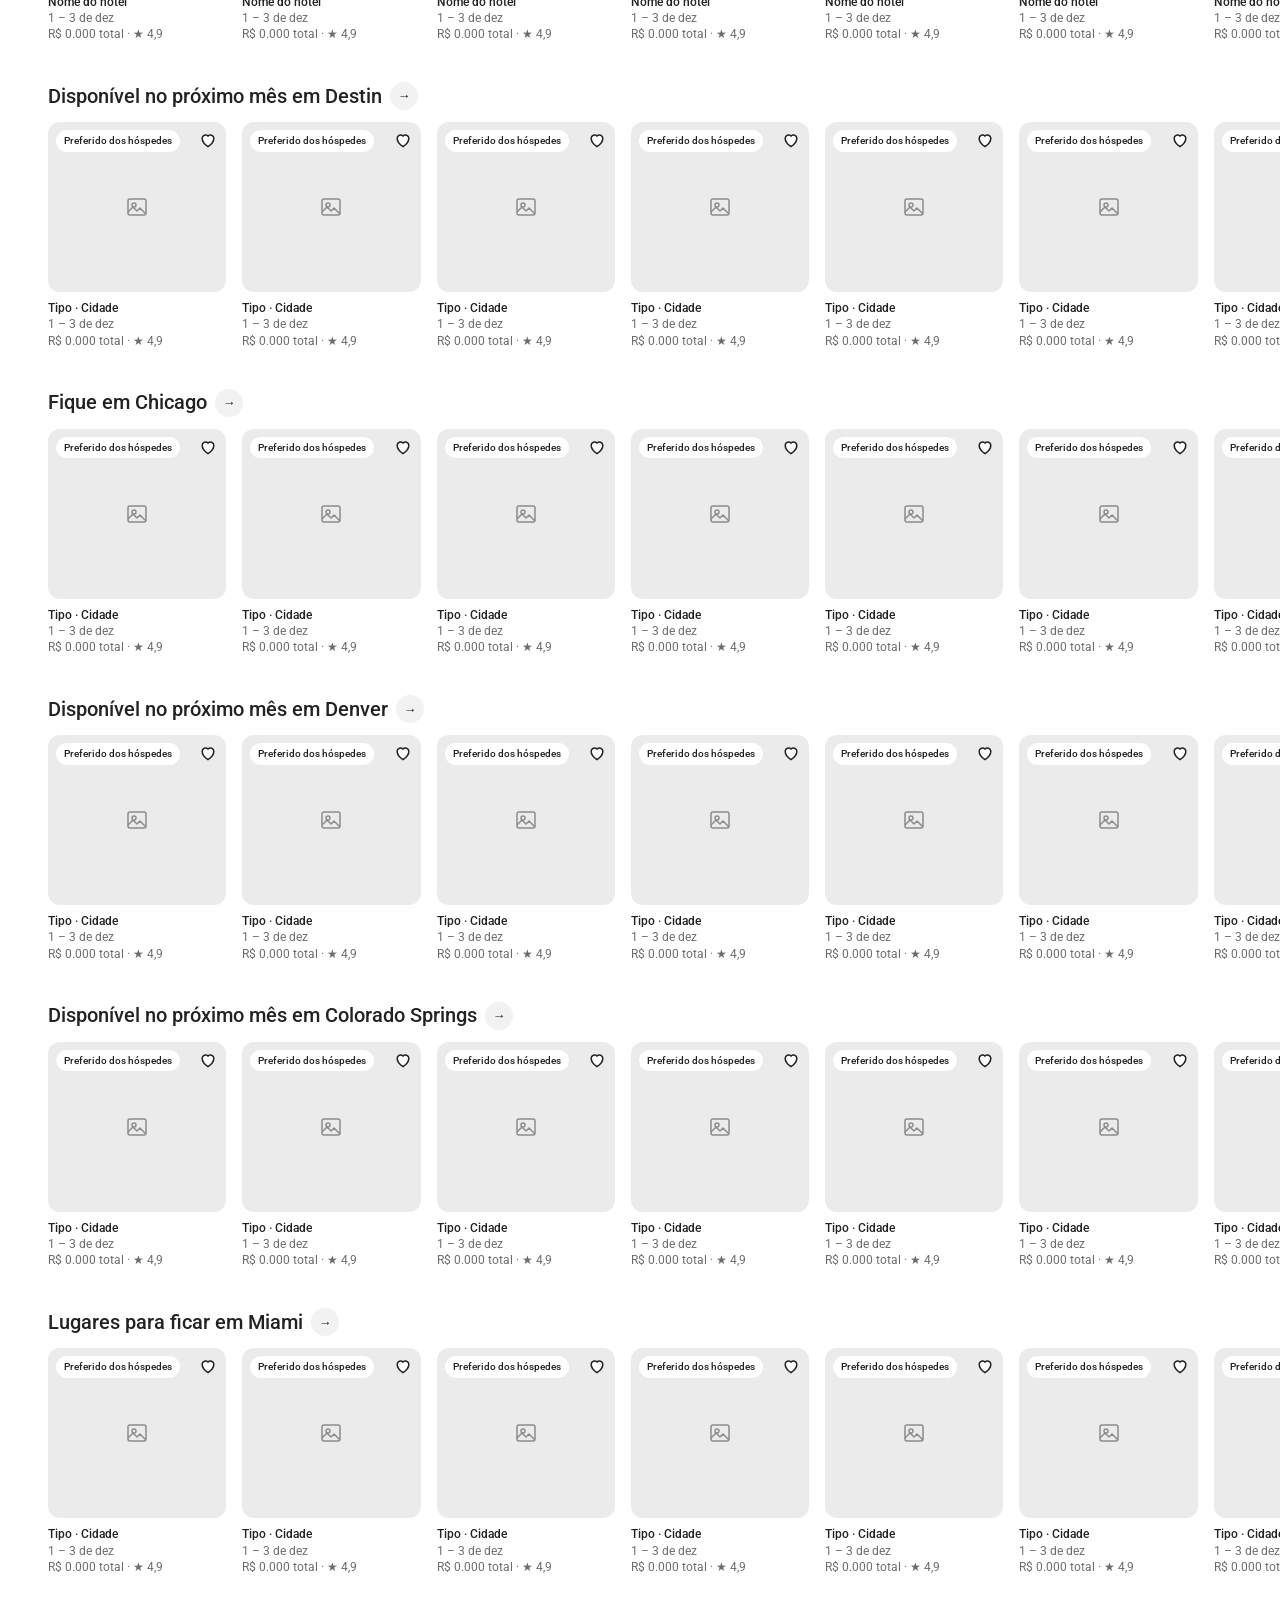
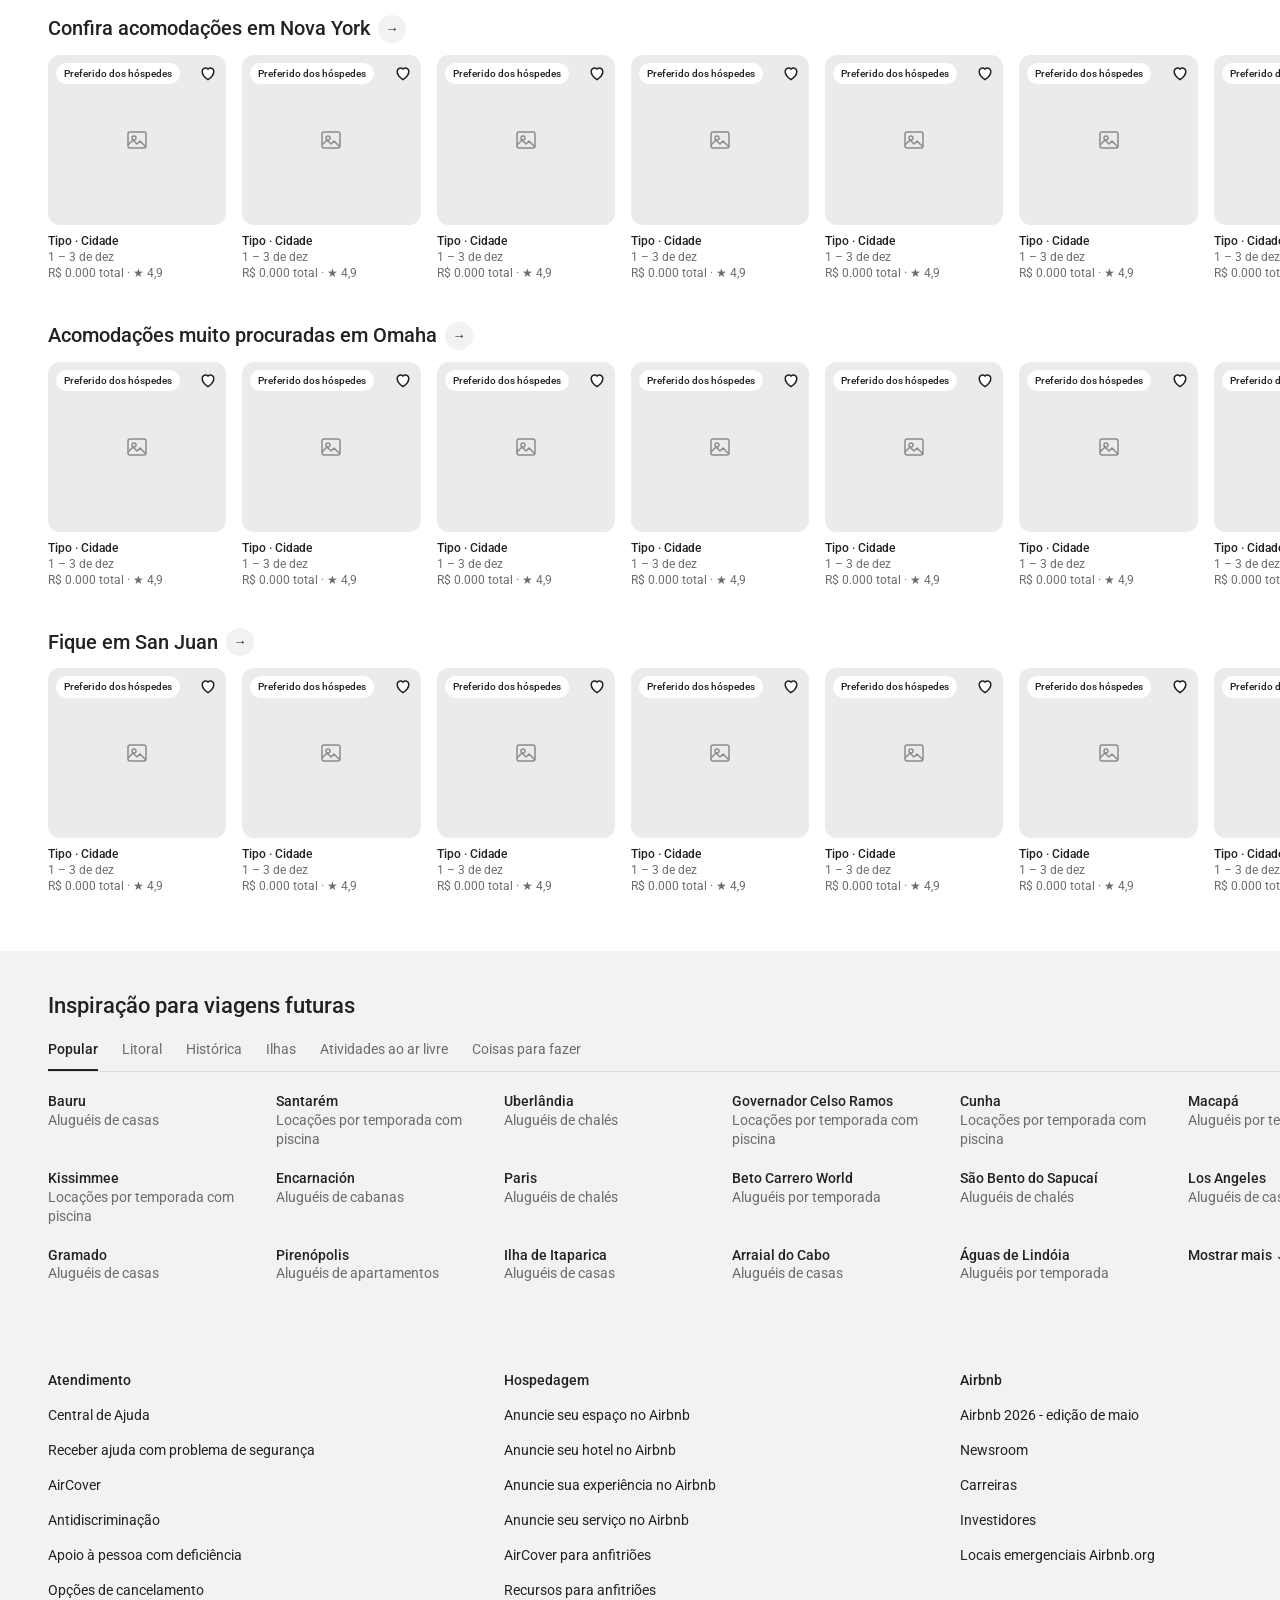
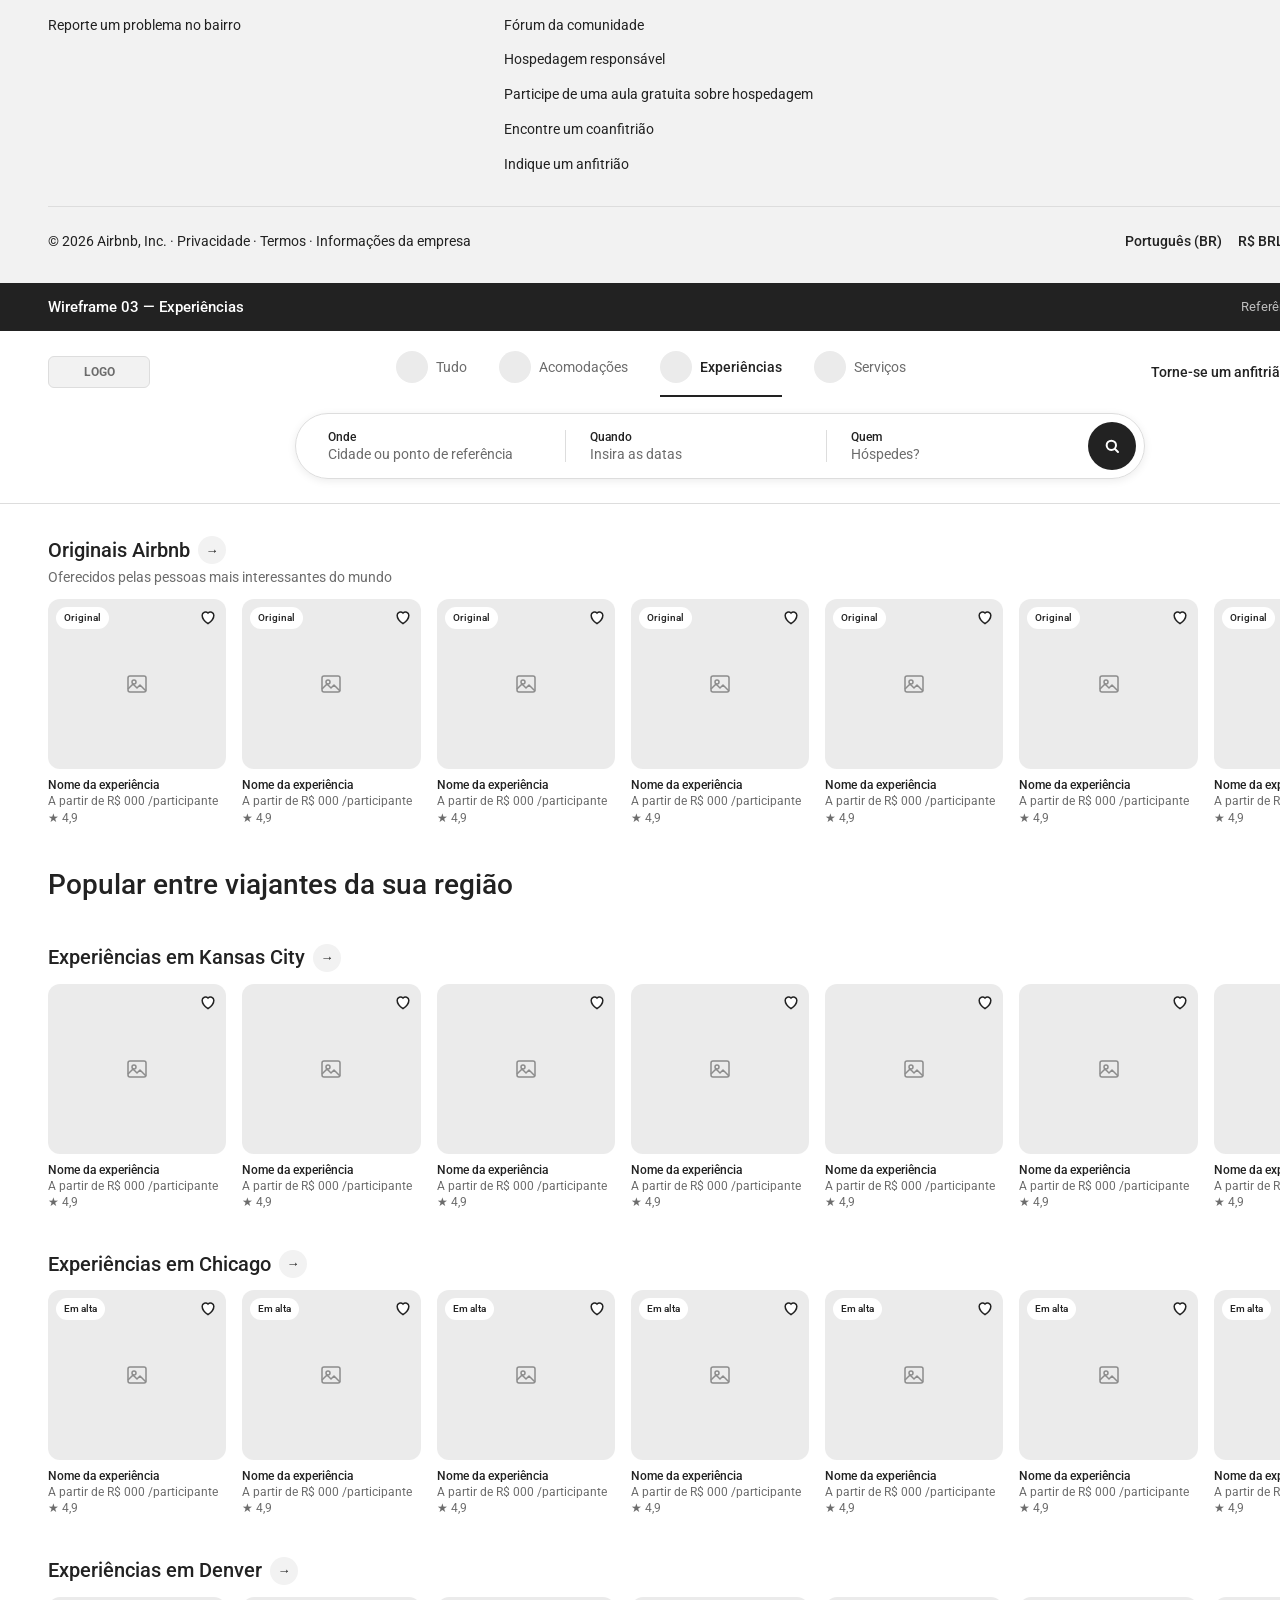
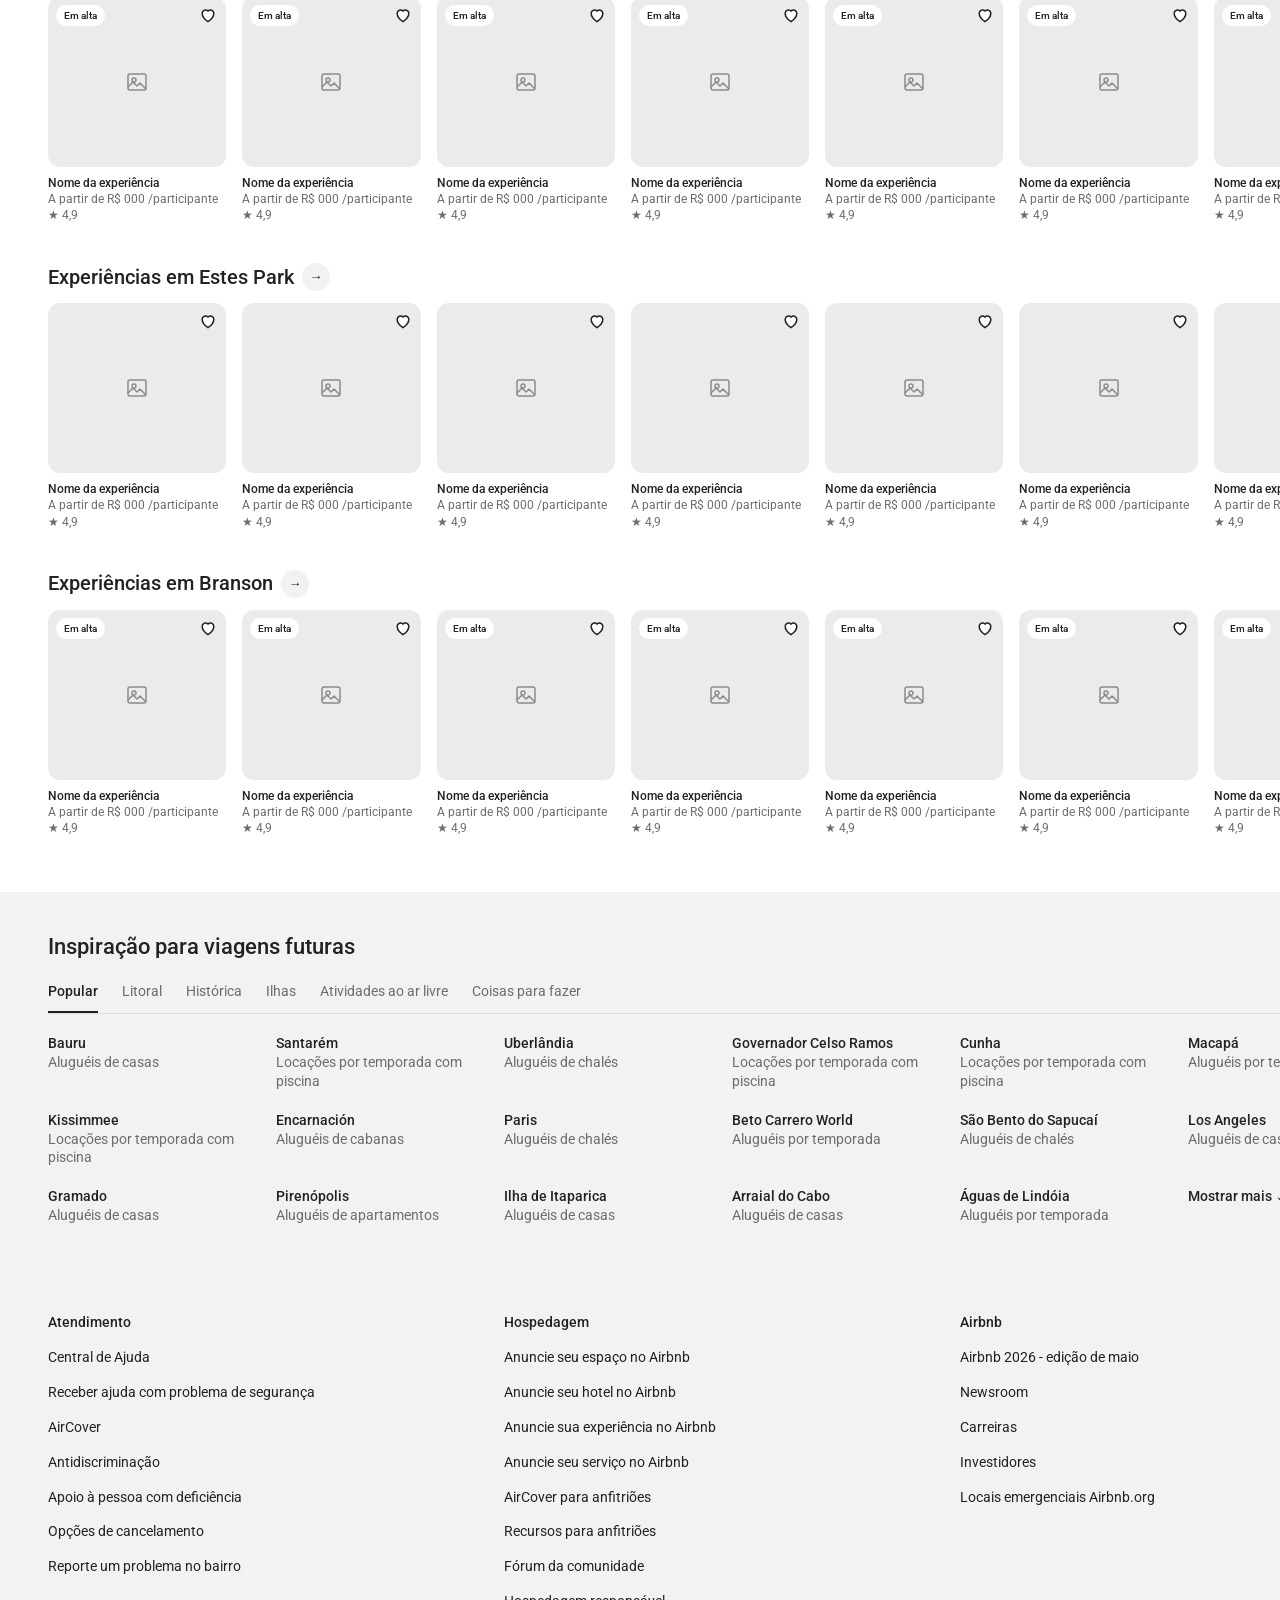
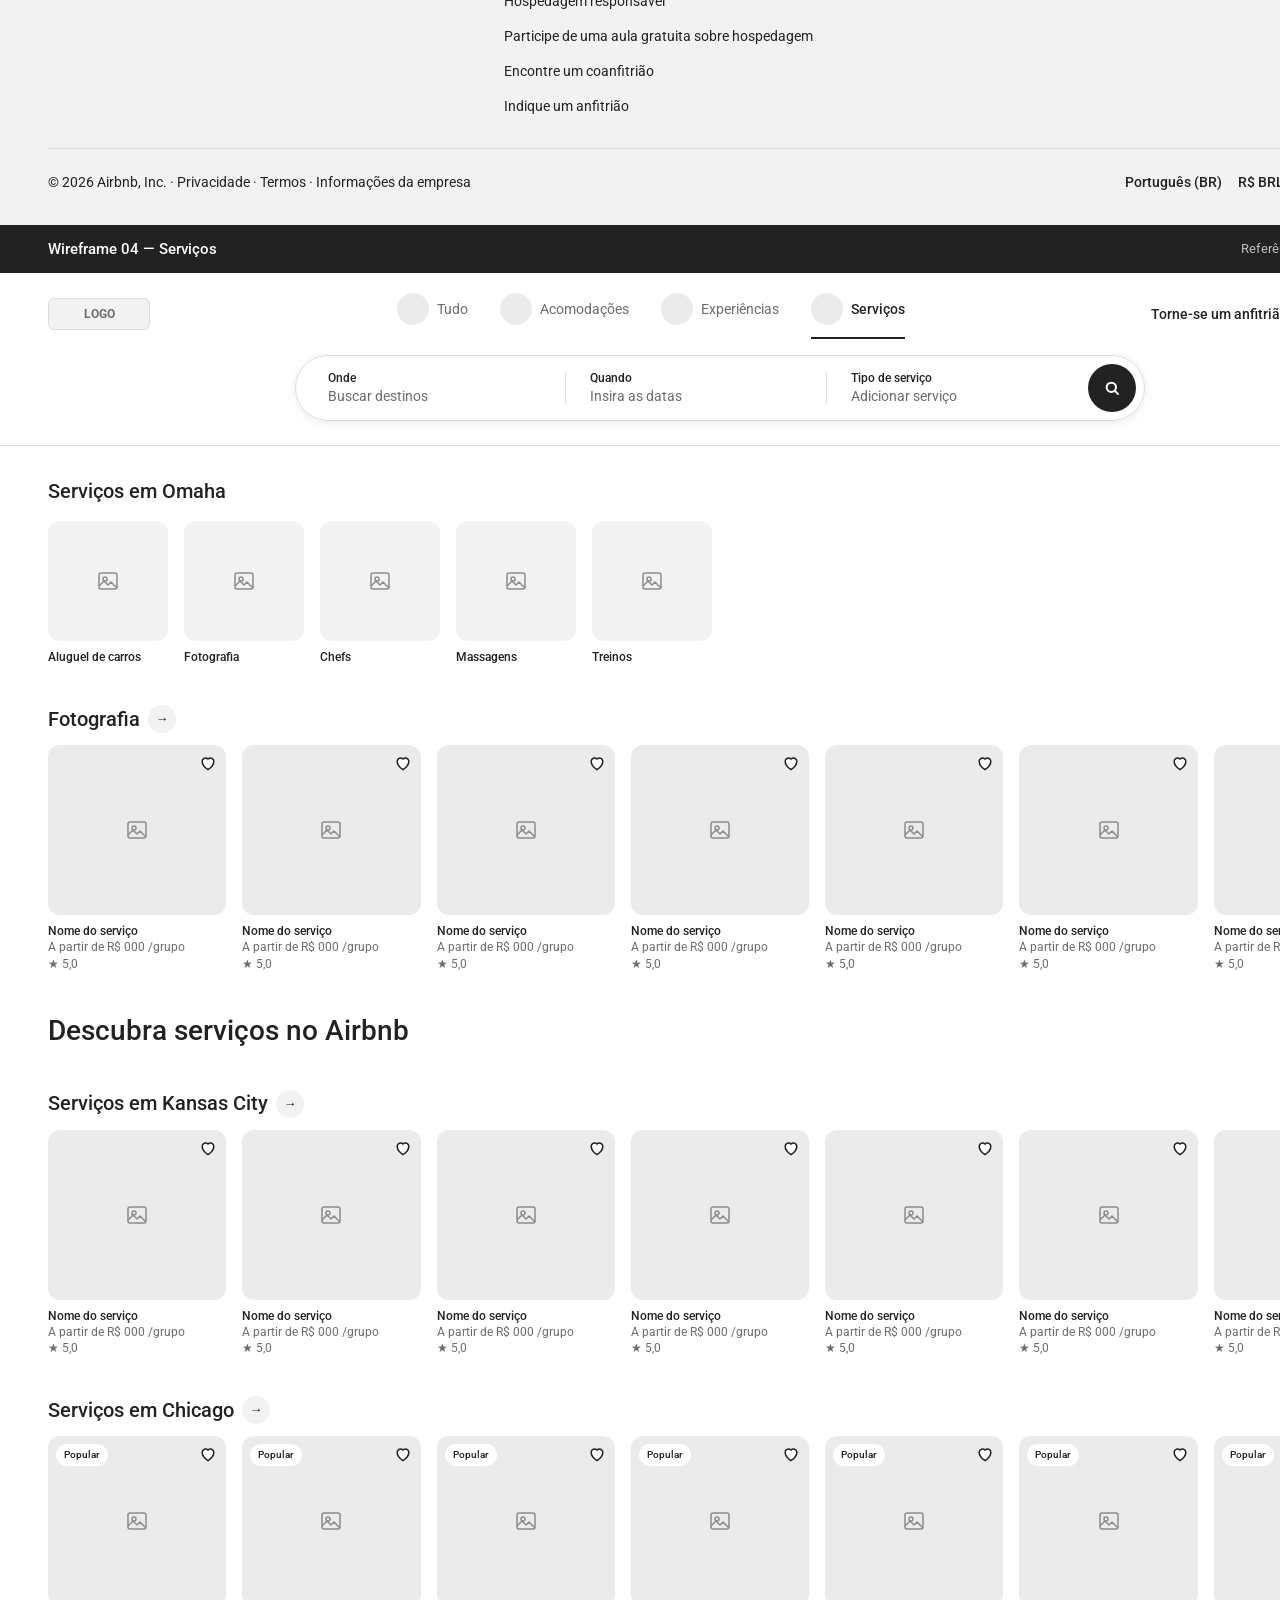
<file: wireframes/wireframes.html>
<!doctype html>
<html lang="pt-BR">
<head>
<meta charset="utf-8">
<title>Clone Airbnb — Wireframes</title>
<link rel="preconnect" href="https://fonts.googleapis.com">
<link href="https://fonts.googleapis.com/css2?family=Roboto:wght@400;500;700&display=swap" rel="stylesheet">
<style>
:root{--ink:#222;--muted:#6c6c6c;--line:#ddd;--fill:#ebebeb;--soft:#f2f2f2}
*{box-sizing:border-box;margin:0;padding:0}
html,body{background:#fff}
body{font-family:'Roboto',Arial,sans-serif;color:var(--ink);font-size:14px;line-height:1.35;-webkit-print-color-adjust:exact;print-color-adjust:exact}
.screen{width:1440px;background:#fff;position:relative;overflow:hidden;break-after:page}
.cap{background:var(--ink);color:#fff;padding:14px 48px;display:flex;justify-content:space-between;align-items:center;font-size:15px;font-weight:500}
.cap span{font-weight:400;opacity:.7;font-size:13px}
.img{background:var(--fill) url("data:image/svg+xml,%3Csvg xmlns='http://www.w3.org/2000/svg' width='24' height='24' viewBox='0 0 24 24' fill='none'%3E%3Crect x='3' y='4' width='18' height='16' rx='2' stroke='%238C8C8C' stroke-width='1.5'/%3E%3Ccircle cx='9' cy='10' r='2' stroke='%238C8C8C' stroke-width='1.5'/%3E%3Cpath d='M3 17l5-5 4 4 3-3 6 6' stroke='%238C8C8C' stroke-width='1.5' stroke-linejoin='round'/%3E%3C/svg%3E") center/24px no-repeat;border-radius:12px}
.row{display:flex;align-items:center}.col{display:flex;flex-direction:column}.between{justify-content:space-between}
.g4{gap:4px}.g8{gap:8px}.g12{gap:12px}.g16{gap:16px}.g24{gap:24px}.g32{gap:32px}
.m{font-weight:500}.b{font-weight:700}.mu{color:var(--muted)}.u{text-decoration:underline}.c{text-align:center}
.s12{font-size:12px}.s16{font-size:16px}.s18{font-size:18px}
h2{font-size:22px;font-weight:500}
.hr{height:1px;background:var(--line);width:100%;flex:none}
.circle{width:40px;height:40px;border-radius:50%;background:var(--soft);flex:none;display:inline-flex;align-items:center;justify-content:center}
.mini{width:28px;height:28px;border-radius:50%;background:var(--soft);display:inline-flex;align-items:center;justify-content:center;font-size:13px;flex:none}
.ico{width:24px;height:24px;border-radius:4px;background:var(--fill);flex:none}
.btn{display:inline-flex;align-items:center;justify-content:center;padding:14px 24px;border-radius:8px;font-weight:500;font-size:16px;background:var(--ink);color:#fff;white-space:nowrap}
.btn.sec{background:var(--soft);color:var(--ink)}.btn.out{background:#fff;color:var(--ink);border:1px solid var(--ink)}.btn.sm{padding:8px 14px;font-size:14px}.btn.full{width:100%}
.field{border:1px solid var(--line);border-radius:8px;padding:10px 12px;min-height:56px;display:flex;align-items:center;justify-content:space-between;font-size:16px;color:var(--muted)}
.field small{display:block;font-size:12px}.field .v{color:var(--ink)}
.group{border:1px solid var(--muted);border-radius:8px;overflow:hidden}
.group>div{padding:16px 12px;font-size:16px;color:var(--muted);border-bottom:1px solid var(--muted);display:flex;justify-content:space-between;align-items:center}
.group>div:last-child{border-bottom:0}
.logo{width:102px;height:32px;border:1px solid var(--line);background:var(--soft);border-radius:6px;display:flex;align-items:center;justify-content:center;font-size:12px;font-weight:700;color:var(--muted);flex:none}
.mark{width:36px;height:36px;border:2px solid var(--ink);border-radius:50%}
/* headers */
.hs{padding:24px 48px;border-bottom:1px solid var(--line);display:flex;justify-content:space-between;align-items:center}
.hb{padding:16px 48px 24px;border-bottom:1px solid var(--line)}
.tab{display:flex;gap:8px;align-items:center;padding:4px 0 12px;color:var(--muted);border-bottom:2px solid transparent}
.tab i{width:32px;height:32px;border-radius:50%;background:var(--fill)}
.tab.on{color:var(--ink);font-weight:500;border-color:var(--ink)}
.pill{width:850px;margin:16px auto 0;border:1px solid var(--line);border-radius:999px;box-shadow:0 2px 8px rgba(0,0,0,.08);display:flex;align-items:center;gap:24px;padding:8px 8px 8px 32px}
.seg{flex:1}.seg b{font-size:12px;font-weight:500;display:block}.seg span{color:var(--muted)}
.vd{width:1px;height:32px;background:var(--line);flex:none}
.sbtn{width:48px;height:48px;border-radius:50%;background:var(--ink);display:flex;align-items:center;justify-content:center;flex:none}
/* listing pages */
.content{padding:32px 48px 56px;display:flex;flex-direction:column;gap:40px}
.sec-h{display:flex;justify-content:space-between;align-items:center;margin-bottom:12px}
.sec-h h3{font-size:20px;font-weight:500}
.sub{margin:-8px 0 12px}
.cards{display:grid;grid-template-columns:repeat(7,1fr);gap:16px}
.card .ph{height:170px;position:relative}
.badge{position:absolute;top:8px;left:8px;background:#fff;border-radius:999px;padding:4px 8px;font-size:10px;font-weight:500}
.heart{position:absolute;top:8px;right:8px;width:20px;height:20px}
.card .t{font-size:12px;font-weight:500;margin-top:8px}.card .d{font-size:12px;color:var(--muted)}
.tile{width:120px}.tile .img{height:120px;background-color:var(--soft)}.tile div:last-child{font-size:12px;font-weight:500;margin-top:8px}
.big-title{font-size:28px;font-weight:500}
.insp{background:var(--soft);padding:40px 48px}
.insp-tabs{display:flex;gap:24px;border-bottom:1px solid var(--line);margin:20px 0}
.insp-tabs span{padding-bottom:10px;color:var(--muted)}.insp-tabs span:first-child{color:var(--ink);font-weight:500;border-bottom:2px solid var(--ink)}
.insp-grid{display:grid;grid-template-columns:repeat(6,1fr);gap:20px 24px}
.foot{background:var(--soft);padding:48px 48px 32px}
.foot-cols{display:grid;grid-template-columns:repeat(3,1fr);gap:24px}
.foot-cols div{display:flex;flex-direction:column;gap:16px}
.foot-base{display:flex;justify-content:space-between;align-items:center;border-top:1px solid var(--line);margin-top:32px;padding-top:24px}
.dot{width:20px;height:20px;border-radius:50%;background:var(--line)}
/* pdp */
.pdp{width:1120px;margin:0 auto;padding:24px 0 48px;display:flex;flex-direction:column;gap:32px}
.gallery{display:grid;grid-template-columns:2fr 1fr 1fr;grid-template-rows:206px 206px;gap:8px;border-radius:12px;overflow:hidden;position:relative}
.gallery .img{border-radius:0}.gallery .img:first-child{grid-row:span 2}
.gallery .btn{position:absolute;right:24px;bottom:24px}
.two{display:flex;gap:80px;align-items:flex-start}
.two>.left{flex:1;display:flex;flex-direction:column;gap:32px}
.two>.right{width:372px;flex:none;display:flex;flex-direction:column;gap:16px;align-items:center}
.box{border:1px solid var(--line);border-radius:12px}
.shadow{box-shadow:0 6px 16px rgba(0,0,0,.1)}
.cal{display:grid;grid-template-columns:repeat(7,1fr);row-gap:2px}
.cal div{height:40px;display:flex;align-items:center;justify-content:center;font-size:12px;font-weight:500}
.cal .p{color:var(--muted);font-weight:400}.cal .w{color:var(--muted)}
.cats{display:grid;grid-template-columns:repeat(7,1fr)}
.cats>div{padding:0 16px;border-left:1px solid var(--line);display:flex;flex-direction:column;gap:8px}
.cats>div:first-child{border-left:0;padding-left:0}
.chip{border:1px solid var(--line);border-radius:999px;padding:8px 16px}
.bar{height:4px;border-radius:2px;background:var(--fill);width:90px}
/* modal */
.overlay{position:absolute;inset:0;background:rgba(34,34,34,.35)}
.modal{position:absolute;background:#fff;border-radius:24px;overflow:hidden}
</style>
</head>
<body>
<div id="root"></div>
<script>
const HEART='<svg class="heart" viewBox="0 0 24 24" fill="none"><path d="M12 20s-7-4.35-7-10a4 4 0 0 1 7-2.65A4 4 0 0 1 19 10c0 5.65-7 10-7 10z" stroke="#222" stroke-width="1.8" fill="#fff"/></svg>';
const SEARCH='<svg width="16" height="16" viewBox="0 0 24 24" fill="none"><circle cx="11" cy="11" r="7" stroke="#fff" stroke-width="3"/><path d="M16.5 16.5L21 21" stroke="#fff" stroke-width="3" stroke-linecap="round"/></svg>';
const CHEV='<svg width="20" height="20" viewBox="0 0 24 24" fill="none"><path d="M6 9l6 6 6-6" stroke="#222" stroke-width="2" stroke-linecap="round" stroke-linejoin="round"/></svg>';
const BACK='<svg width="16" height="16" viewBox="0 0 24 24" fill="none"><path d="M19 12H5M11 6l-6 6 6 6" stroke="#222" stroke-width="2.5" stroke-linecap="round" stroke-linejoin="round"/></svg>';
const CLOSE='<svg width="16" height="16" viewBox="0 0 24 24" fill="none"><path d="M6 6l12 12M18 6L6 18" stroke="#222" stroke-width="2.5" stroke-linecap="round"/></svg>';

const actions=()=>`<div class="row g12"><span class="m">Torne-se um anfitrião</span><span class="circle"></span><span class="circle"></span></div>`;
const headerSimples=(a=true)=>`<header class="hs"><div class="logo">LOGO</div>${a?actions():''}</header>`;
const headerBusca=(active,f1='Buscar destinos',l3='Quem',f3='Hóspedes?')=>`<header class="hb"><div class="row between"><div class="logo">LOGO</div>
<div class="row g32">${['Tudo','Acomodações','Experiências','Serviços'].map(t=>`<div class="tab ${t===active?'on':''}"><i></i>${t}</div>`).join('')}</div>${actions()}</div>
<div class="pill"><div class="seg"><b>Onde</b><span>${f1}</span></div><div class="vd"></div><div class="seg"><b>Quando</b><span>Insira as datas</span></div><div class="vd"></div><div class="seg"><b>${l3}</b><span>${f3}</span></div><div class="sbtn">${SEARCH}</div></div></header>`;
const card=(o={})=>`<div class="card"><div class="img ph">${o.selo===false?'':`<span class="badge">${o.selo||'Preferido dos hóspedes'}</span>`}${HEART}</div><div class="t">${o.t||'Tipo · Cidade'}</div><div class="d">${o.d||'1 – 3 de dez'}</div><div class="d">${o.p||'R$ 0.000 total · ★ 4,9'}</div></div>`;
const carousel=(title,o={})=>`<section><div class="sec-h"><div class="row g8"><h3>${title}</h3><span class="mini">→</span></div><div class="row g8"><span class="mini">‹</span><span class="mini">›</span></div></div>${o.sub?`<p class="mu sub">${o.sub}</p>`:''}<div class="cards">${Array(7).fill(card(o.card||{})).join('')}</div></section>`;
const tiles=(title)=>`<section><h3 style="font-size:20px;font-weight:500;margin-bottom:16px">${title}</h3><div class="row g16">${['Aluguel de carros','Fotografia','Chefs','Massagens','Treinos'].map(n=>`<div class="tile"><div class="img"></div><div>${n}</div></div>`).join('')}</div></section>`;
const IG=[['Bauru','Aluguéis de casas'],['Santarém','Locações por temporada com piscina'],['Uberlândia','Aluguéis de chalés'],['Governador Celso Ramos','Locações por temporada com piscina'],['Cunha','Locações por temporada com piscina'],['Macapá','Aluguéis por temporada'],['Kissimmee','Locações por temporada com piscina'],['Encarnación','Aluguéis de cabanas'],['Paris','Aluguéis de chalés'],['Beto Carrero World','Aluguéis por temporada'],['São Bento do Sapucaí','Aluguéis de chalés'],['Los Angeles','Aluguéis de casas'],['Gramado','Aluguéis de casas'],['Pirenópolis','Aluguéis de apartamentos'],['Ilha de Itaparica','Aluguéis de casas'],['Arraial do Cabo','Aluguéis de casas'],['Águas de Lindóia','Aluguéis por temporada'],['Mostrar mais ⌄','']];
const inspiracao=()=>`<section class="insp"><h2>Inspiração para viagens futuras</h2><div class="insp-tabs">${['Popular','Litoral','Histórica','Ilhas','Atividades ao ar livre','Coisas para fazer'].map(t=>`<span>${t}</span>`).join('')}</div><div class="insp-grid">${IG.map(([a,b])=>`<div><div class="m">${a}</div><div class="mu">${b}</div></div>`).join('')}</div></section>`;
const FC={'Atendimento':['Central de Ajuda','Receber ajuda com problema de segurança','AirCover','Antidiscriminação','Apoio à pessoa com deficiência','Opções de cancelamento','Reporte um problema no bairro'],'Hospedagem':['Anuncie seu espaço no Airbnb','Anuncie seu hotel no Airbnb','Anuncie sua experiência no Airbnb','Anuncie seu serviço no Airbnb','AirCover para anfitriões','Recursos para anfitriões','Fórum da comunidade','Hospedagem responsável','Participe de uma aula gratuita sobre hospedagem','Encontre um coanfitrião','Indique um anfitrião'],'Airbnb':['Airbnb 2026 - edição de maio','Newsroom','Carreiras','Investidores','Locais emergenciais Airbnb.org']};
const rodape=()=>`<footer class="foot"><div class="foot-cols">${Object.entries(FC).map(([h,l])=>`<div><span class="m">${h}</span>${l.map(x=>`<span>${x}</span>`).join('')}</div>`).join('')}</div><div class="foot-base"><span>© 2026 Airbnb, Inc. · Privacidade · Termos · Informações da empresa</span><div class="row g16"><span class="m">Português (BR)</span><span class="m">R$ BRL</span><span class="dot"></span><span class="dot"></span><span class="dot"></span></div></div></footer>`;
const cap=(t,src)=>`<div class="cap">${t}<span>${src}</span></div>`;
const screen=(id,t,src,html,style='')=>`<div class="screen" id="${id}" style="${style}">${cap(t,src)}${html}</div>`;

const STAY={};
const EXP={t:'Nome da experiência',d:'A partir de R$ 000 /participante',p:'★ 4,9'};
const SV={t:'Nome do serviço',d:'A partir de R$ 000 /grupo',p:'★ 5,0'};
const HOTEL={sub:'Além disso, ganhe créditos do Airbnb ao ficar em um hotel em destaque.',card:{t:'Nome do hotel',selo:false}};
const DEST=[['Orlando','Parques temáticos'],['Destin','Destino de praia'],['Las Vegas','Vida noturna'],['Colorado Springs','Natureza'],['Chicago','Arquitetura'],['Miami','Destino de praia'],['Denver','Montanhas'],['Nova York','Vida urbana'],['Breckenridge','Esqui'],['San Antonio','Cultura']];

// 01 Início
const s1=headerBusca('Tudo')+`<main class="content">
${['Acomodações perto da praia · Aquiraz','Acomodações muito procuradas em Nova York','Confira acomodações em Omaha','Fique em Tulsa','Disponível no próximo mês em Colorado Springs','Lugares para ficar em Denver','Fique em Las Vegas','Acomodações em Chicago','Disponível no próximo mês em Destin','Acomodações muito procuradas em Orlando'].map(t=>carousel(t)).join('')}
${carousel('Ótimos hotéis para sua próxima viagem',HOTEL)}${carousel('Disponível no próximo mês em Miami')}
${tiles('Encontre serviços perto de você')}
<section><h3 style="font-size:20px;font-weight:500;margin-bottom:16px">Destinos para você</h3><div style="display:grid;grid-template-columns:repeat(10,1fr);gap:16px">${DEST.map(([a,b])=>`<div><div class="img" style="height:120px"></div><div class="m" style="font-size:13px;margin-top:6px">${a}</div><div class="mu s12">${b}</div></div>`).join('')}</div></section>
${carousel('Capture momentos inesquecíveis perto de você',{card:{...SV,selo:false}})}
</main>`+inspiracao()+rodape();

// 02 Acomodações
const s2=headerBusca('Acomodações')+`<main class="content">${['Acomodações em Las Vegas','Acomodações perto da praia · Arraial do Cabo','Acomodações muito procuradas em Orlando'].map(t=>carousel(t)).join('')}${carousel('Chicago: ótimos hotéis',HOTEL)}${['Disponível no próximo mês em Destin','Fique em Chicago','Disponível no próximo mês em Denver','Disponível no próximo mês em Colorado Springs','Lugares para ficar em Miami','Confira acomodações em Nova York','Acomodações muito procuradas em Omaha','Fique em San Juan'].map(t=>carousel(t)).join('')}</main>`+inspiracao()+rodape();

// 03 Experiências
const s3=headerBusca('Experiências','Cidade ou ponto de referência')+`<main class="content">
${carousel('Originais Airbnb',{sub:'Oferecidos pelas pessoas mais interessantes do mundo',card:{...EXP,selo:'Original'}})}
<div class="big-title">Popular entre viajantes da sua região</div>
${carousel('Experiências em Kansas City',{card:{...EXP,selo:false}})}${carousel('Experiências em Chicago',{card:{...EXP,selo:'Em alta'}})}${carousel('Experiências em Denver',{card:{...EXP,selo:'Em alta'}})}${carousel('Experiências em Estes Park',{card:{...EXP,selo:false}})}${carousel('Experiências em Branson',{card:{...EXP,selo:'Em alta'}})}
</main>`+inspiracao()+rodape();

// 04 Serviços
const s4=headerBusca('Serviços','Buscar destinos','Tipo de serviço','Adicionar serviço')+`<main class="content">
${tiles('Serviços em Omaha')}${carousel('Fotografia',{card:{...SV,selo:false}})}
<div class="big-title">Descubra serviços no Airbnb</div>
${carousel('Serviços em Kansas City',{card:{...SV,selo:false}})}${carousel('Serviços em Chicago',{card:{...SV,selo:'Popular'}})}${carousel('Serviços em Denver',{card:{...SV,selo:'Popular'}})}
</main>`+inspiracao()+rodape();

// 05 Anúncio
const month=(name,offset,days,past)=>{let h=`<div style="flex:1"><div class="m c s16" style="margin-bottom:8px">${name}</div><div class="cal">${['D','S','T','Q','Q','S','S'].map(d=>`<div class="w">${d}</div>`).join('')}`;
 for(let i=0;i<offset;i++) h+='<div></div>'; for(let d=1;d<=days;d++) h+=`<div class="${d<=past?'p':''}">${d}</div>`; return h+'</div></div>';};
const REV=[['Miriam','10 meses no Airbnb','1 semana atrás','Próximo ao centro, amei tudo organizado.'],['Rafaela Santos','7 meses no Airbnb','1 semana atrás','Muito aconchegante, bem localizado, tudo muito arrumado e limpo e muito confortável.'],['Rubem','4 anos no Airbnb','outubro de 2026','Nossa experiência foi maravilhosa! O apartamento é exatamente como nas fotos, super aconchegante, limpo, organizado e muito bem equipado.'],['Gabriela','3 anos no Airbnb','setembro de 2026','Lugar incrível, exatamente igual às fotos. Assim que chegamos notamos que estava tudo extremamente limpo, organizado e muito cheiroso.'],['Bruly','6 anos no Airbnb','setembro de 2026','Uma das melhores hospedagens da minha vida, do ladinho da praia de Porto de Galinhas.'],['Sandra','8 anos no Airbnb','agosto de 2026','O local era extremamente bem localizado, com um restaurante ao lado e perto da feira de artesanato, lojas, comércios e bares.']];
const AMS=['Cozinha','Wi-Fi','Estacionamento gratuito no local','Piscina','TV','Elevador','Ar-condicionado','Câmeras de segurança na parte externa da propriedade','Detector de monóxido de carbono','Detector de fumaça'];
const s5=`<header class="hs" style="padding:16px 48px"><div class="logo">LOGO</div>
<div class="row g16" style="border:1px solid var(--line);border-radius:999px;padding:8px 8px 8px 24px;box-shadow:0 2px 8px rgba(0,0,0,.08)"><span class="m">Qualquer lugar</span><span class="vd" style="height:24px"></span><span class="m">Qualquer semana</span><span class="vd" style="height:24px"></span><span class="mu">Hóspedes?</span><span class="sbtn" style="width:32px;height:32px">${SEARCH}</span></div>${actions()}</header>
<div class="pdp">
<div class="row between"><div style="font-size:26px;font-weight:500">Apto 106 - Porto de Galinhas - Centro de Porto</div><div class="row g16 m u"><span>Compartilhar</span><span>Salvar</span></div></div>
<div class="gallery"><div class="img"></div><div class="img"></div><div class="img"></div><div class="img"></div><div class="img"></div><span class="btn out sm">Mostrar todas as fotos</span></div>
<div class="two"><div class="left">
 <div><h2>Espaço inteiro: apartamento em Ipojuca, Brasil</h2><div class="s16">4 hóspedes · 1 quarto · 2 camas · 1 banheiro</div></div>
 <div class="box row g24" style="padding:20px 24px"><div class="b s16">Preferido<br>dos hóspedes</div><div style="flex:1">Uma das acomodações no Airbnb que fazem mais sucesso com os hóspedes</div><div class="col c"><span class="b s18">5,0</span><span style="font-size:10px">★★★★★</span></div><div class="vd" style="height:40px"></div><div class="col c"><span class="b s18">6</span><span class="u m" style="font-size:10px">avaliações</span></div></div>
 <div class="hr"></div>
 <div class="row g16"><span class="circle" style="background:var(--fill)"></span><div><div class="m s16">Anfitrião(ã): Catalina</div><div class="mu">Anfitriã há 4 meses</div></div></div>
 <div class="hr"></div>
 ${[['Aproveite para dar um mergulho','Esta é uma das poucas acomodações na região com piscina.'],['Self check-in','Faça check-in você mesmo com o cofre de chaves.'],['Paz e tranquilidade','Esta acomodação fica em uma região tranquila.']].map(([a,b])=>`<div class="row g24" style="align-items:flex-start"><span class="ico"></span><div><div class="m s16">${a}</div><div class="mu">${b}</div></div></div>`).join('')}
 <div class="hr"></div>
 <div style="background:var(--soft);border-radius:8px;padding:14px 16px">Algumas informações foram traduzidas automaticamente. <span class="u m">Exibir original</span></div>
 <p class="s16">Apartamento 106 no coração do Porto, novo e projetado para uma experiência incrível. Localizado a apenas 200 metros do mar e a 2 minutos da Rua das Sombrinhas, a poucos passos da Rua Beijupirá. Ambientes modernos, iluminados e confortáveis, com piscina e área gourmet para aproveitar o melhor de Porto de Galinhas.</p>
 <span class="u m s16">Mostrar mais</span>
 <div class="hr"></div>
 <h2>Onde você vai dormir</h2>
 <div class="row g16">${[['Quarto','1 cama queen'],['Sala de estar','1 cama queen']].map(([a,b])=>`<div style="flex:1"><div class="img" style="height:200px"></div><div class="m s16" style="margin-top:8px">${a}</div><div class="mu">${b}</div></div>`).join('')}</div>
 <div class="hr"></div>
 <h2>O que esse lugar oferece</h2>
 <div style="display:grid;grid-template-columns:1fr 1fr;gap:16px 24px">${AMS.map(a=>`<div class="row g16"><span class="ico"></span><span class="s16">${a}</span></div>`).join('')}</div>
 <div><span class="btn out">Mostrar todas as 29 comodidades</span></div>
 <div class="hr"></div>
 <div><h2>Selecione a data de check-in</h2><div class="mu">Adicione suas datas de viagem para um preço exato</div></div>
 <div class="row g32" style="align-items:flex-start">${month('novembro de 2026',0,30,11)}${month('dezembro de 2026',2,31,0)}</div>
 <div class="row between"><span class="ico" style="height:16px"></span><span class="u m">Limpar datas</span></div>
</div>
<div class="right">
 <div class="box shadow col g16" style="padding:24px;width:100%">
  <h2>Adicione datas para ver os preços</h2>
  <div class="group"><div style="padding:0"><div style="flex:1;padding:10px 12px"><div class="b" style="font-size:10px;color:var(--ink)">CHECK-IN</div><div>Adicionar data</div></div><div style="flex:1;padding:10px 12px;border-left:1px solid var(--muted)"><div class="b" style="font-size:10px;color:var(--ink)">CHECKOUT</div><div>Adicionar data</div></div></div>
  <div style="padding:10px 12px"><div><div class="b" style="font-size:10px;color:var(--ink)">HÓSPEDES</div><div style="color:var(--ink)">1 hóspede</div></div>${CHEV}</div></div>
  <span class="btn full">Conferir disponibilidade</span>
 </div>
 <span class="u m mu">Denunciar este anúncio</span>
</div></div>
<div class="hr"></div>
<div class="col g8" style="align-items:center"><div class="b" style="font-size:72px;line-height:1">5,0</div><h2>Preferido dos hóspedes</h2><p class="mu s16 c" style="width:420px">Esta acomodação é uma das preferidas dos hóspedes, com base em avaliações, comentários e confiabilidade</p><span class="u m">Como funcionam as avaliações</span></div>
<div class="cats"><div><span class="m">Avaliação geral</span>${[5,4,3,2,1].map(n=>`<div class="row g8" style="font-size:10px">${n}<span class="bar" style="${n===5?'background:var(--ink)':''}"></span></div>`).join('')}</div>
${[['Limpeza','5,0'],['Exatidão do anúncio','5,0'],['Check-in','5,0'],['Comunicação','4,7'],['Localização','5,0'],['Custo-benefício','5,0']].map(([a,b])=>`<div><span class="m">${a}</span><span class="m s18">${b}</span><span class="ico" style="width:28px;height:28px;border-radius:6px"></span></div>`).join('')}</div>
<div class="m s16">Os hóspedes mencionam</div>
<div class="row g8" style="flex-wrap:wrap">${['Praia 3','Localização 3','Conforto 3','Limpeza 2','Gentileza 2','Arredores 2','Espaço interno 2','Hospitalidade 2'].map(c=>`<span class="chip">${c}</span>`).join('')}</div>
<div style="display:grid;grid-template-columns:1fr 1fr;gap:40px 80px">${REV.map(([n,s,w,t])=>`<div class="col g8"><div class="row g12"><span class="circle" style="width:48px;height:48px;background:var(--fill)"></span><div><div class="m s16">${n}</div><div class="mu">${s}</div></div></div><div class="s12">★★★★★ · ${w} · Ficou algumas noites</div><p class="s16">${t}</p><span class="u m s16">Mostrar mais</span></div>`).join('')}</div>
<div class="hr"></div>
<div class="col g16"><h2>Onde você estará</h2><div class="s16">Ipojuca, Pernambuco, Brasil</div><div class="img" style="height:480px"></div></div>
<div class="hr"></div>
<h2>Conheça seu anfitrião</h2>
<div class="row g32" style="align-items:flex-start;gap:64px"><div class="col g16" style="width:420px">
 <div class="row g32 shadow" style="padding:32px;border-radius:24px"><div class="col g4" style="align-items:center;flex:1"><span class="circle" style="width:104px;height:104px;background:var(--fill)"></span><span class="b" style="font-size:28px">Catalina</span><span>Anfitriã</span></div>
 <div class="col g12" style="width:100px">${[['6','avaliações'],['5,0 ★','Avaliação'],['8','meses hospedando']].map(([a,b],i)=>`${i?'<div class="hr"></div>':''}<div><div class="b" style="font-size:22px">${a}</div><div class="m" style="font-size:10px">${b}</div></div>`).join('')}</div></div>
 <div class="s16">Onde estudei: SAGE</div><div class="s16">Meu trabalho: Turismo e hospitalidade</div>
 <p class="s16">Sou Catalina, anfitriã do Airbnb, onde tenho meu apartamento para todos os hóspedes que viajam a Porto de Galinhas. Gosto de ajudar meus hóspedes com as melhores recomendações e informações sobre o destino.</p></div>
 <div class="col g16" style="flex:1"><div class="m s18">Informações do anfitrião</div><div class="s16">Taxa de resposta: 100%</div><div class="s16">Responde em até 1 hora</div><div><span class="btn sec">Enviar mensagem ao anfitrião</span></div><div class="hr"></div><div class="mu s12">Para ajudar a proteger seus pagamentos, sempre use o Airbnb para enviar dinheiro e se comunicar com os anfitriões.</div></div></div>
<div class="hr"></div>
<h2>O que você deve saber</h2>
<div style="display:grid;grid-template-columns:repeat(4,1fr);gap:24px">${[['Check-in depois das 14:00','Checkout antes das 11:00 · Self check-in com cofre de chaves'],['Regras da Casa e outros padrões','Confira as informações para ver os detalhes completos.'],['Segurança e propriedade','Câmera de segurança externa · Detector de fumaça'],['Política de cancelamento','Adicione as datas da viagem para obter informações de cancelamento.']].map(([a,b])=>`<div class="col g8"><span class="ico"></span><span class="m s16">${a}</span><span class="mu">${b}</span><span class="u m">Saiba mais</span></div>`).join('')}</div>
</div>
<section style="background:var(--soft);padding:40px 160px" class="col g24">
<div class="mu">Airbnb › Brasil › Pernambuco › Ipojuca</div><h2>Explore outras opções em Ipojuca e nos arredores</h2>
<div style="display:grid;grid-template-columns:repeat(3,1fr);gap:20px 24px">${['Porto de Galinhas','Praia do Pipa','Jaboatão dos Guararapes','Garanhuns','Praia de Muro Alto','São Miguel dos Milagres','Tamandaré','Gravatá','Maceió'].map(c=>`<div><div class="m">${c}</div><div class="mu">Aluguel por temporada</div></div>`).join('')}</div>
<h2>Outros tipos de acomodações no Airbnb</h2>
<div style="display:grid;grid-template-columns:repeat(3,1fr);gap:16px 24px" class="m">${['Ipojuca: aluguel por temporada','Ipojuca: casas de praia','Pernambuco: apartamentos para alugar','Ipojuca: locações com piscina','Pernambuco: aluguel por temporada','Brasil: apartamentos para alugar'].map(x=>`<span>${x}</span>`).join('')}</div>
</section>`+rodape();

// 06 Login
let tilesBg='';for(let r=0;r<3;r++)for(let k=-1;k<6;k++)tilesBg+=`<div class="img" style="position:absolute;width:240px;height:280px;border-radius:16px;opacity:.8;left:${k*272+(r%2?136:24)}px;top:${-30+r*310}px;background-color:#e2e2e2"></div>`;
const s6=headerSimples()+`<div style="position:relative;height:780px;background:var(--soft);overflow:hidden">${tilesBg}<div class="overlay" style="background:rgba(34,34,34,.3)"></div>
<div class="modal col g16" style="width:400px;left:520px;top:150px;padding:40px 24px 48px;align-items:center;gap:20px">
<span class="mark"></span><h2>Entrar ou cadastrar-se</h2>
<div class="field" style="width:100%">Número de telefone ou email</div>
<span class="btn full">Continuar</span>
<div class="row g12" style="width:100%"><span class="hr" style="flex:1"></span><span class="mu s12">ou</span><span class="hr" style="flex:1"></span></div>
<div class="row g12">${['G','A'].map(l=>`<span style="width:48px;height:48px;border:1px solid var(--line);border-radius:8px;display:flex;align-items:center;justify-content:center" class="b s16">${l}</span>`).join('')}</div>
</div></div>`+rodape();

// 07 Endereço do anfitrião
const s7=`<div style="position:relative;height:900px">
<span class="mark" style="position:absolute;left:40px;top:28px;width:32px;height:32px"></span>
<div class="col g24" style="position:absolute;left:180px;top:260px"><div class="b" style="font-size:56px;line-height:1.05">Configure seu<br>anúncio no Airbnb</div>
<div class="mu s18">É fácil criar um anúncio e começar a receber hóspedes.<br>Vamos começar.</div>
<div class="row g12" style="width:420px;border:1px solid var(--line);border-radius:999px;padding:14px 20px"><span style="width:16px;height:16px;border:2px solid var(--ink);border-radius:50%"></span><span class="mu">Insira seu endereço</span></div>
<div class="mu">Você não está anunciando um espaço? Anuncie uma experiência ou serviço</div></div>
<div style="position:absolute;left:800px;top:170px;width:560px;height:560px;border-radius:48px;background:var(--soft)"></div>
<div class="img" style="position:absolute;left:930px;top:250px;width:300px;height:380px;border-radius:16px"></div>
<div class="overlay"></div>
<div class="modal col" style="width:568px;left:436px;top:56px;gap:16px">
 <div class="row between" style="padding:20px 24px 0">${BACK}${CLOSE}</div>
 <div class="c" style="font-size:24px;font-weight:500">Confirme seu endereço</div>
 <div class="col g12" style="padding:8px 24px 0">
  <div class="field"><div><small>País/região</small><span class="v">Brasil - BR</span></div>${CHEV}</div>
  <div class="group">${['Endereço','Apto, suíte, unidade (se aplicável)','Bairro (se aplicável)','Cidade/município','Distrito estadual/federal','CEP'].map(x=>`<div>${x}</div>`).join('')}</div>
 </div>
 <div class="row g16" style="background:var(--soft);padding:20px 24px"><span style="width:24px;height:24px;border-radius:50%;background:var(--ink);color:#fff;display:flex;align-items:center;justify-content:center" class="b">!</span><div><div class="m">Não conseguimos encontrar a sua localização</div><div class="mu s12">Insira seu endereço.</div></div></div>
 <div style="padding:16px 24px;border-top:1px solid var(--line)"><span class="btn full">Próximo</span></div>
</div></div>`;

// 08 Checkout
const radio=on=>`<span style="width:22px;height:22px;border-radius:50%;border:${on?'2px solid var(--ink)':'1px solid var(--muted)'};display:flex;align-items:center;justify-content:center;flex:none">${on?'<span style="width:10px;height:10px;border-radius:50%;background:var(--ink)"></span>':''}</span>`;
const line=(a,b)=>`<div class="row between"><div><div class="m">${a}</div><div>${b}</div></div><span class="btn sec sm">Alterar</span></div>`;
const s8=headerSimples(false)+`<div style="width:1120px;margin:0 auto;padding:40px 0 64px" class="col g32">
<div class="row g16"><span class="circle">${BACK}</span><span style="font-size:32px;font-weight:500">Confirmar e pagar</span></div>
<div class="row" style="gap:64px;align-items:flex-start">
<div class="col g16" style="flex:1">
 <div class="box shadow col g16" style="padding:24px;border-radius:16px">
  <div class="m s18">1. Adicione uma forma de pagamento</div>
  <div class="s16">Formas de pagamento disponíveis para BRL.<br><span class="u m">Alterar moeda</span></div>
  <div class="row g16"><span class="ico"></span><div style="flex:1"><div class="s16">Pix</div><div class="mu s12">Parcelamento não disponível</div></div>${radio(true)}</div>
  <div><div class="m s16">Informações fiscais</div><div class="mu s12">Digite suas informações exatamente como aparecem em seu documento de identificação.</div></div>
  <div class="group"><div>Nome legal completo</div><div>CPF</div><div>Data de nascimento <span class="ico" style="width:16px;height:16px;background:var(--muted);border-radius:3px"></span></div></div>
  <div class="hr"></div>
  <div class="row g16"><span class="ico"></span><div style="flex:1"><div class="s16">Cartão de crédito</div><div class="mu s12">ou em 12x de R$ 157,72</div><div class="row g4" style="margin-top:4px">${'<span style="width:24px;height:14px;border-radius:2px;background:var(--fill)"></span>'.repeat(4)}</div></div>${radio(false)}</div>
  <div class="hr"></div>
  <div class="row" style="justify-content:flex-end"><span class="btn">Próximo</span></div>
 </div>
 <div class="box" style="padding:24px;border-radius:16px"><div class="m s18">2. Selecione o número de parcelas</div></div>
</div>
<div class="col g16" style="width:400px">
 <div class="row g12" style="background:var(--soft);border-radius:12px;padding:14px 16px"><span style="width:20px;height:20px;border:2px solid var(--ink);border-radius:50%;flex:none"></span><span>Você só tem mais 4 horas para reservar suas datas</span></div>
 <div class="box col g16" style="padding:24px;border-radius:16px">
  <div class="row g16"><div class="img" style="width:100px;height:100px;border-radius:8px;flex:none"></div><div><div class="m s18">Casa edícula aconchegante á 100 mts da praia!</div><div class="s12">★ 5,0 (12)</div></div></div>
  <div>Esta reserva não é reembolsável. <span class="u m">Política completa</span></div>
  <div class="hr"></div>${line('Datas','13 – 15 de nov. de 2026')}<div class="hr"></div>${line('Hóspedes','1 adulto')}<div class="hr"></div>
  <div class="m">Informações de preço</div><div class="row between"><span>2 noites x R$ 816,50</span><span>R$ 1.633,00</span></div>
  <div class="hr"></div><div class="row between m"><span>Total <span class="u">BRL</span></span><span>R$ 1.633,00</span></div>
  <span class="u m">Detalhamento do preço</span>
 </div>
</div></div></div>`;

// Capa
const LIST=[['01','Início (Tudo)','página inicial com carrosséis de acomodações'],['02','Acomodações','aba de acomodações'],['03','Experiências','aba de experiências'],['04','Serviços','aba de serviços'],['05','Anúncio','detalhe da acomodação'],['06','Login','entrar ou cadastrar-se'],['07','Anfitrião: confirmar endereço','cadastro de anúncio (image 1)'],['08','Checkout: confirmar e pagar','pagamento da reserva (image 2)']];
const cover=`<div style="height:900px;padding:120px 120px" class="col g32"><div class="logo">LOGO</div><div><div class="b" style="font-size:56px;line-height:1.1">Clone Airbnb</div><div style="font-size:32px" class="mu">Wireframes de baixa fidelidade</div></div>
<div class="hr" style="width:640px"></div>
<div class="col g12">${LIST.map(([n,t,d])=>`<div class="row g16 s18"><span class="b" style="width:36px">${n}</span><span class="m">${t}</span><span class="mu">— ${d}</span></div>`).join('')}</div>
<div class="mu" style="margin-top:auto">Desktop · 1440 px · Novembro de 2026</div></div>`;

document.getElementById('root').innerHTML=
 `<div class="screen" id="s0">${cover}</div>`+
 screen('s1','Wireframe 01 — Início (Tudo)','Referência: Figma 2:1847',s1)+
 screen('s2','Wireframe 02 — Acomodações','Referência: Figma 18:11',s2)+
 screen('s3','Wireframe 03 — Experiências','Referência: Figma 18:2034',s3)+
 screen('s4','Wireframe 04 — Serviços','Referência: Figma 18:3216',s4)+
 screen('s5','Wireframe 05 — Anúncio','Referência: Figma 2:45',s5)+
 screen('s6','Wireframe 06 — Login','Referência: Figma 3:3',s6)+
 screen('s7','Wireframe 07 — Anfitrião: confirmar endereço','Referência: Figma image 1 (18:6)',s7)+
 screen('s8','Wireframe 08 — Checkout: confirmar e pagar','Referência: Figma image 2 (18:2030)',s8);

// Uma página do PDF por tela, com a altura exata de cada uma
function sizePages(){
 let css='';
 document.querySelectorAll('.screen').forEach((el,i)=>{const h=Math.ceil(el.getBoundingClientRect().height); css+=`@page p${i}{size:1440px ${h}px;margin:0} #${el.id}{page:p${i}}\n`;});
 const st=document.createElement('style'); st.textContent=css; document.head.appendChild(st);
}
(document.fonts?document.fonts.ready:Promise.resolve()).then(sizePages);
</script>
</body>
</html>
</file>
<file: css/style.css>
/* =========================================================================
   Clone Airbnb — Folha de estilo principal
   Trabalho III — Desenvolvimento Web I (IFC Concórdia)
   -------------------------------------------------------------------------
   Sumário
   1. Variáveis (guia de estilo: cores, fontes, espaçamentos)
   2. Reset e base
   3. Utilitários e acessibilidade
   4. Componentes (botões, campos, cards, badges, mensagens, modal)
   5. Cabeçalho, busca e menu do usuário
   6. Seções de catálogo (carrossel, grade, filtros, inspiração)
   7. Rodapé
   8. Página do anúncio
   9. Login, anfitrião e checkout
   10. Responsividade (breakpoints: 744px e 1128px)
   ========================================================================= */

/* 1. VARIÁVEIS ----------------------------------------------------------- */
:root {
    /* Paleta do guia de estilo */
    --cor-marca: #FF385C;          /* rosa Airbnb (logo, coração, destaques) */
    --cor-primaria: #E31C5F;       /* botões principais (contraste 4,6:1 com branco) */
    --cor-primaria-hover: #C8164F;
    --cor-texto: #222222;
    --cor-texto-suave: #6A6A6A;    /* contraste 5,4:1 com branco */
    --cor-borda: #DDDDDD;
    --cor-fundo: #FFFFFF;
    --cor-fundo-suave: #F7F7F7;
    --cor-superficie: #FFFFFF;     /* cards, modais, dropdowns */
    --cor-sucesso: #008A05;
    --cor-sucesso-fundo: #E8F5E9;
    --cor-erro: #C13515;
    --cor-erro-fundo: #FFF0EE;
    --cor-foco: #222222;
    --sombra: 0 6px 16px rgba(0, 0, 0, .12);
    --sombra-leve: 0 2px 8px rgba(0, 0, 0, .08);

    /* Tipografia */
    --fonte-base: 'Roboto', 'Helvetica Neue', Arial, sans-serif;
    --tam-h1: 2rem;        /* 32px */
    --tam-h2: 1.375rem;    /* 22px */
    --tam-h3: 1rem;        /* 16px */
    --tam-texto: 1rem;     /* 16px */
    --tam-pequeno: .875rem;/* 14px */
    --tam-mini: .75rem;    /* 12px */

    /* Formas e espaçamentos */
    --raio-p: 8px;
    --raio-m: 12px;
    --raio-g: 24px;
    --raio-pill: 999px;
    --largura-max: 1440px;
    --gutter: 48px;
    --transicao: .2s ease;
}

/* Tema escuro (ativado pelo JS com data-theme="dark" no <html>) */
:root[data-theme="dark"] {
    --cor-texto: #F2F2F2;
    --cor-texto-suave: #B0B0B0;
    --cor-borda: #3A3A3A;
    --cor-fundo: #121212;
    --cor-fundo-suave: #1C1C1C;
    --cor-superficie: #222222;
    --cor-foco: #FFFFFF;
    --cor-sucesso-fundo: #12301A;
    --cor-erro: #FF8A75;
    --cor-erro-fundo: #3A1A15;
    --sombra: 0 6px 16px rgba(0, 0, 0, .6);
    --sombra-leve: 0 2px 8px rgba(0, 0, 0, .5);
    color-scheme: dark;
}

/* 2. RESET E BASE -------------------------------------------------------- */
*, *::before, *::after { box-sizing: border-box; }

/* garante que o atributo hidden sempre esconda, mesmo com display definido por classe */
[hidden] { display: none !important; }

html { scroll-behavior: smooth; }

body {
    margin: 0;
    font-family: var(--fonte-base);
    font-size: var(--tam-texto);
    line-height: 1.45;
    color: var(--cor-texto);
    background: var(--cor-fundo);
    transition: background-color var(--transicao), color var(--transicao);
}

h1, h2, h3, h4, p, ul, ol, figure { margin: 0; }
h1 { font-size: var(--tam-h1); font-weight: 600; line-height: 1.2; }
h2 { font-size: var(--tam-h2); font-weight: 600; line-height: 1.25; }
h3 { font-size: var(--tam-h3); font-weight: 500; }
ul, ol { padding: 0; list-style: none; }
img { display: block; max-width: 100%; }
a { color: inherit; }
button, input, select, textarea { font: inherit; color: inherit; }
button { cursor: pointer; }
table { border-collapse: collapse; width: 100%; }

/* Foco visível em todos os elementos interativos (navegação por teclado) */
:focus-visible {
    outline: 2px solid var(--cor-foco);
    outline-offset: 2px;
    border-radius: 4px;
}

/* 3. UTILITÁRIOS E ACESSIBILIDADE --------------------------------------- */
.container {
    width: 100%;
    max-width: var(--largura-max);
    margin: 0 auto;
    padding: 0 var(--gutter);
}

.visually-hidden {
    position: absolute !important;
    width: 1px; height: 1px;
    padding: 0; margin: -1px;
    overflow: hidden; clip: rect(0 0 0 0);
    white-space: nowrap; border: 0;
}

.skip-link {
    position: absolute;
    left: 16px; top: -60px;
    z-index: 200;
    padding: 12px 16px;
    background: var(--cor-texto);
    color: var(--cor-fundo);
    border-radius: var(--raio-p);
    text-decoration: none;
    transition: top var(--transicao);
}
.skip-link:focus { top: 16px; }

.texto-suave { color: var(--cor-texto-suave); }
.link-sublinhado { font-weight: 500; text-decoration: underline; background: none; border: 0; padding: 0; }
.divisor { border: 0; border-top: 1px solid var(--cor-borda); margin: 0; }

/* 4. COMPONENTES -------------------------------------------------------- */

/* Botões */
.btn {
    display: inline-flex;
    align-items: center;
    justify-content: center;
    gap: 8px;
    padding: 14px 24px;
    border: 1px solid transparent;
    border-radius: var(--raio-p);
    font-size: var(--tam-texto);
    font-weight: 500;
    text-decoration: none;
    white-space: nowrap;
    transition: background-color var(--transicao), transform var(--transicao), box-shadow var(--transicao);
}
.btn:active { transform: scale(.97); }
.btn-primario { background: var(--cor-primaria); color: #fff; }
.btn-primario:hover { background: var(--cor-primaria-hover); }
.btn-escuro { background: var(--cor-texto); color: var(--cor-fundo); }
.btn-escuro:hover { opacity: .88; }
.btn-secundario { background: var(--cor-fundo-suave); color: var(--cor-texto); border-color: var(--cor-borda); }
.btn-secundario:hover { background: var(--cor-borda); }
.btn-contorno { background: var(--cor-superficie); color: var(--cor-texto); border-color: var(--cor-texto); }
.btn-contorno:hover { background: var(--cor-fundo-suave); }
.btn-pequeno { padding: 8px 14px; font-size: var(--tam-pequeno); }
.btn-bloco { width: 100%; }

.icon-btn {
    display: inline-flex;
    align-items: center;
    justify-content: center;
    width: 40px; height: 40px;
    border: 1px solid transparent;
    border-radius: 50%;
    background: var(--cor-fundo-suave);
    font-size: 1.1rem;
    transition: background-color var(--transicao), box-shadow var(--transicao);
}
.icon-btn:hover { background: var(--cor-borda); }
.icon-btn:disabled { opacity: .35; cursor: default; }

/* Campos de formulário */
.campo { display: flex; flex-direction: column; gap: 6px; }
.campo label, .campo .rotulo { font-size: var(--tam-pequeno); font-weight: 500; }
.campo input, .campo select, .campo textarea {
    width: 100%;
    min-height: 52px;
    padding: 12px 14px;
    border: 1px solid var(--cor-texto-suave);
    border-radius: var(--raio-p);
    background: var(--cor-superficie);
    transition: border-color var(--transicao), box-shadow var(--transicao);
}
.campo input:hover, .campo select:hover { border-color: var(--cor-texto); }
.campo input:focus, .campo select:focus, .campo textarea:focus {
    outline: none;
    border-color: var(--cor-texto);
    box-shadow: 0 0 0 2px var(--cor-texto);
}
.campo input[aria-invalid="true"], .campo select[aria-invalid="true"] {
    border-color: var(--cor-erro);
    background: var(--cor-erro-fundo);
}
.campo .dica { font-size: var(--tam-mini); color: var(--cor-texto-suave); }
.campo-linha { display: grid; grid-template-columns: 1fr 1fr; gap: 12px; }

/* Mensagem de erro de um campo (preenchida pelo validacao.js) */
.erro-campo {
    display: flex;
    gap: 6px;
    align-items: center;
    font-size: var(--tam-mini);
    color: var(--cor-erro);
    min-height: 0;
}
.erro-campo:empty { display: none; }
.erro-campo::before { content: "\F33A"; font-family: "bootstrap-icons"; }

/* Mensagens de sucesso/erro do formulário */
.alerta {
    display: flex;
    gap: 12px;
    align-items: flex-start;
    padding: 14px 16px;
    border-radius: var(--raio-p);
    font-size: var(--tam-pequeno);
    animation: surgir .3s ease;
}
.alerta[hidden] { display: none; }
.alerta i { font-size: 1.2rem; }
.alerta-sucesso { background: var(--cor-sucesso-fundo); color: var(--cor-sucesso); }
.alerta-erro { background: var(--cor-erro-fundo); color: var(--cor-erro); }
.alerta-info { background: var(--cor-fundo-suave); }

/* Badge (selo do card) */
.badge {
    position: absolute;
    top: 12px; left: 12px;
    padding: 4px 10px;
    border-radius: var(--raio-pill);
    background: #fff;
    color: #222;
    font-size: var(--tam-mini);
    font-weight: 600;
    box-shadow: var(--sombra-leve);
    max-width: calc(100% - 64px);   /* não encosta no coração */
    overflow: hidden;
    text-overflow: ellipsis;
    white-space: nowrap;
}

/* Chip (filtros e etiquetas) */
.chip {
    display: inline-flex;
    align-items: center;
    gap: 6px;
    padding: 8px 16px;
    border: 1px solid var(--cor-borda);
    border-radius: var(--raio-pill);
    background: var(--cor-superficie);
    font-size: var(--tam-pequeno);
    transition: border-color var(--transicao), background-color var(--transicao);
}
button.chip:hover { border-color: var(--cor-texto); }
.chip[aria-pressed="true"] { background: var(--cor-texto); color: var(--cor-fundo); border-color: var(--cor-texto); }

/* Card de acomodação/experiência/serviço */
.card { position: relative; min-width: 0; }
.card-link { display: block; text-decoration: none; border-radius: var(--raio-m); }
.card-midia {
    position: relative;
    aspect-ratio: 1 / 1;
    border-radius: var(--raio-m);
    overflow: hidden;
    background: var(--cor-fundo-suave);
}
.card-midia img {
    width: 100%; height: 100%;
    object-fit: cover;
    transition: transform .4s ease;
}
.card:hover .card-midia img { transform: scale(1.05); }
.card-titulo { margin-top: 10px; font-size: var(--tam-pequeno); font-weight: 500; }
.card-info { font-size: var(--tam-pequeno); color: var(--cor-texto-suave); }
.card-info strong { color: var(--cor-texto); font-weight: 500; }

/* Botão de favorito (coração) */
.fav-btn {
    position: absolute;
    top: 10px; right: 10px;
    z-index: 2;
    display: grid;
    place-items: center;
    width: 36px; height: 36px;
    padding: 0;
    border: 0;
    border-radius: 50%;
    background: transparent;
    color: #fff;
    font-size: 1.4rem;
    filter: drop-shadow(0 1px 2px rgba(0, 0, 0, .5));
    transition: transform var(--transicao);
}
.fav-btn:hover { transform: scale(1.12); }
.fav-btn[aria-pressed="true"] { color: var(--cor-marca); animation: pulsar .35s ease; }

/* Modal (usando o elemento <dialog>) */
.modal {
    width: min(568px, calc(100% - 32px));
    max-height: calc(100vh - 48px);
    padding: 0;
    border: 0;
    border-radius: var(--raio-g);
    background: var(--cor-superficie);
    color: var(--cor-texto);
    box-shadow: var(--sombra);
}
.modal[open] { animation: subir .3s ease; }
.modal::backdrop { background: rgba(0, 0, 0, .5); }
.modal-cabecalho {
    display: flex;
    align-items: center;
    justify-content: space-between;
    gap: 16px;
    padding: 16px 24px;
    border-bottom: 1px solid var(--cor-borda);
}
.modal-cabecalho h2 { font-size: 1rem; text-align: center; flex: 1; }
.modal-corpo { padding: 24px; display: flex; flex-direction: column; gap: 16px; }
.modal-rodape { padding: 16px 24px; border-top: 1px solid var(--cor-borda); }
.btn-fechar { background: transparent; }

/* Animações */
@keyframes surgir { from { opacity: 0; } to { opacity: 1; } }
@keyframes subir { from { opacity: 0; transform: translateY(24px); } to { opacity: 1; transform: none; } }
@keyframes pulsar { 50% { transform: scale(1.3); } }

/* 5. CABEÇALHO ----------------------------------------------------------- */
.site-header {
    position: sticky;
    top: 0;
    z-index: 50;
    background: var(--cor-fundo);
    border-bottom: 1px solid var(--cor-borda);
}
.header-topo {
    display: flex;
    align-items: center;
    justify-content: space-between;
    gap: 24px;
    min-height: 80px;
}

.logo {
    display: inline-flex;
    align-items: center;
    flex-shrink: 0;
}
.logo img { display: block; height: 32px; width: auto; }

/* Abas Tudo / Acomodações / Experiências / Serviços */
.abas { display: flex; gap: 32px; }
.aba {
    display: flex;
    align-items: center;
    gap: 8px;
    padding: 12px 0 10px;
    border-bottom: 2px solid transparent;
    color: var(--cor-texto-suave);
    text-decoration: none;
    font-weight: 500;
    transition: color var(--transicao), border-color var(--transicao);
}
.aba i { font-size: 1.5rem; transition: transform var(--transicao); }
.aba:hover { color: var(--cor-texto); border-color: var(--cor-borda); }
.aba:hover i { transform: translateY(-2px) scale(1.08); }
.aba[aria-current="page"] { color: var(--cor-texto); border-color: var(--cor-texto); }

.header-acoes { display: flex; align-items: center; gap: 8px; }
.link-anfitriao {
    padding: 10px 14px;
    border-radius: var(--raio-pill);
    font-weight: 500;
    font-size: var(--tam-pequeno);
    text-decoration: none;
    transition: background-color var(--transicao);
}
.link-anfitriao:hover { background: var(--cor-fundo-suave); }

/* Menu do usuário (dropdown responsivo) */
.menu-usuario { position: relative; }
.menu-toggle {
    display: flex;
    align-items: center;
    gap: 10px;
    padding: 6px 6px 6px 12px;
    border: 1px solid var(--cor-borda);
    border-radius: var(--raio-pill);
    background: var(--cor-superficie);
    font-size: 1.1rem;
    transition: box-shadow var(--transicao);
}
.menu-toggle:hover, .menu-toggle[aria-expanded="true"] { box-shadow: var(--sombra-leve); }
.menu-toggle .bi-person-circle { font-size: 1.8rem; color: var(--cor-texto-suave); }
.menu-toggle .avatar-letra {
    display: grid; place-items: center;
    width: 30px; height: 30px;
    border-radius: 50%;
    background: var(--cor-texto);
    color: var(--cor-fundo);
    font-size: var(--tam-pequeno);
    font-weight: 600;
}

.menu-dropdown {
    position: absolute;
    right: 0;
    top: calc(100% + 8px);
    width: 260px;
    padding: 8px 0;
    border-radius: var(--raio-m);
    background: var(--cor-superficie);
    box-shadow: var(--sombra);
    animation: subir .2s ease;
}
.menu-dropdown[hidden] { display: none; }
.menu-dropdown a, .menu-dropdown button {
    display: flex;
    justify-content: space-between;
    align-items: center;
    width: 100%;
    padding: 12px 16px;
    border: 0;
    background: none;
    font-size: var(--tam-pequeno);
    text-align: left;
    text-decoration: none;
}
.menu-dropdown a:hover, .menu-dropdown button:hover { background: var(--cor-fundo-suave); }
.menu-saudacao { display: block; padding: 12px 16px; font-size: var(--tam-pequeno); }
.menu-dropdown .separador { height: 1px; margin: 8px 0; background: var(--cor-borda); }
.contador {
    min-width: 22px;
    padding: 1px 7px;
    border-radius: var(--raio-pill);
    background: var(--cor-marca);
    color: #fff;
    font-size: var(--tam-mini);
    text-align: center;
}
.contador:empty { display: none; }

/* Barra de busca (formulário GET) */
.busca {
    display: flex;
    align-items: center;
    max-width: 850px;
    margin: 8px auto 24px;
    border: 1px solid var(--cor-borda);
    border-radius: var(--raio-pill);
    background: var(--cor-superficie);
    box-shadow: var(--sombra-leve);
}
.busca-campo {
    flex: 1;
    min-width: 0;
    display: flex;
    flex-direction: column;
    padding: 12px 24px;
    border-radius: var(--raio-pill);
    transition: background-color var(--transicao);
}
.busca-campo:hover, .busca-campo:focus-within { background: var(--cor-fundo-suave); }
.busca-campo + .busca-campo { border-left: 1px solid var(--cor-borda); }
.busca-campo label { font-size: var(--tam-mini); font-weight: 600; }
.busca-campo input {
    width: 100%;
    padding: 0;
    border: 0;
    background: transparent;
    font-size: var(--tam-pequeno);
    color: var(--cor-texto);
}
.busca-campo input:focus { outline: none; }
.busca-campo input::placeholder { color: var(--cor-texto-suave); }
.busca-botao {
    display: inline-flex;
    align-items: center;
    justify-content: center;
    gap: 8px;
    height: 48px;
    min-width: 48px;
    margin: 8px;
    padding: 0 16px;
    border: 0;
    border-radius: var(--raio-pill);
    background: var(--cor-primaria);
    color: #fff;
    font-weight: 600;
    transition: background-color var(--transicao);
}
.busca-botao:hover { background: var(--cor-primaria-hover); }
.busca-abrir { display: none; }

/* Cabeçalho compacto (anúncio, login, checkout) */
.busca-compacta {
    display: flex;
    align-items: center;
    gap: 16px;
    padding: 8px 8px 8px 24px;
    border: 1px solid var(--cor-borda);
    border-radius: var(--raio-pill);
    box-shadow: var(--sombra-leve);
    text-decoration: none;
    font-size: var(--tam-pequeno);
    font-weight: 500;
    transition: box-shadow var(--transicao);
}
.busca-compacta:hover { box-shadow: var(--sombra); }
.busca-compacta .sep { width: 1px; height: 24px; background: var(--cor-borda); }
.busca-compacta .lupa {
    display: grid; place-items: center;
    width: 32px; height: 32px;
    border-radius: 50%;
    background: var(--cor-primaria);
    color: #fff;
}

/* 6. CATÁLOGO ------------------------------------------------------------ */
.conteudo { padding-top: 32px; padding-bottom: 56px; display: flex; flex-direction: column; gap: 40px; }
.titulo-pagina { font-size: 1.75rem; }

.secao-cabecalho {
    display: flex;
    align-items: center;
    justify-content: space-between;
    gap: 16px;
    margin-bottom: 16px;
}
.secao-cabecalho h2 { font-size: 1.25rem; }
.secao-cabecalho h2 a { text-decoration: none; }
.secao-cabecalho h2 a:hover { text-decoration: underline; }
.secao-subtitulo { margin: -10px 0 16px; color: var(--cor-texto-suave); }
.carrossel-controles { display: flex; gap: 8px; }
.carrossel-controles .icon-btn { width: 32px; height: 32px; font-size: .9rem; }

/* Carrossel: grid de uma linha com rolagem horizontal e scroll-snap */
.carrossel {
    display: grid;
    grid-auto-flow: column;
    grid-auto-columns: calc((100% - 6 * 16px) / 7);
    gap: 16px;
    overflow-x: auto;
    scroll-snap-type: x mandatory;
    scroll-behavior: smooth;
    scrollbar-width: none;
    padding-bottom: 4px;
}
.carrossel::-webkit-scrollbar { display: none; }
.carrossel > * { scroll-snap-align: start; }

/* Grade de resultados (busca/filtro e favoritos) */
.grade {
    display: grid;
    grid-template-columns: repeat(auto-fill, minmax(240px, 1fr));
    gap: 40px 24px;
}

/* Barra de filtros */
.filtros {
    display: flex;
    flex-wrap: wrap;
    align-items: flex-end;
    gap: 16px 24px;
    padding: 20px 24px;
    border: 1px solid var(--cor-borda);
    border-radius: var(--raio-m);
}
.filtros fieldset { border: 0; margin: 0; padding: 0; }
.filtros legend { font-size: var(--tam-pequeno); font-weight: 500; margin-bottom: 8px; }
.filtros .chips { display: flex; flex-wrap: wrap; gap: 8px; }
.filtro-preco { display: flex; flex-direction: column; gap: 6px; min-width: 220px; }
.filtro-preco label, .filtro-ordem label { font-size: var(--tam-pequeno); font-weight: 500; }
.filtro-preco input[type="range"] { accent-color: var(--cor-primaria); }
.filtro-ordem select {
    padding: 8px 12px;
    border: 1px solid var(--cor-borda);
    border-radius: var(--raio-p);
    background: var(--cor-superficie);
}
.resultado-resumo { display: flex; justify-content: space-between; align-items: center; gap: 16px; flex-wrap: wrap; }
.vazio {
    padding: 48px 24px;
    border: 1px dashed var(--cor-borda);
    border-radius: var(--raio-m);
    text-align: center;
    color: var(--cor-texto-suave);
}
.vazio i { font-size: 2.5rem; display: block; margin-bottom: 8px; }

/* Tiles de serviços e destinos */
.tiles { display: flex; gap: 16px; overflow-x: auto; scrollbar-width: none; }
.tile { flex: 0 0 140px; text-decoration: none; }
.tile img { width: 140px; height: 140px; object-fit: cover; border-radius: var(--raio-m); transition: transform var(--transicao); }
.tile:hover img { transform: translateY(-4px); }
.tile span { display: block; margin-top: 8px; font-size: var(--tam-pequeno); font-weight: 500; }

.destinos { display: grid; grid-template-columns: repeat(6, 1fr); gap: 16px; }
.destino { text-decoration: none; }
.destino img { width: 100%; aspect-ratio: 4 / 3; object-fit: cover; border-radius: var(--raio-m); }
.destino h3 { margin-top: 8px; font-size: var(--tam-pequeno); }
.destino p { font-size: var(--tam-mini); color: var(--cor-texto-suave); }

/* Tabela de serviços */
.tabela-wrapper { overflow-x: auto; border: 1px solid var(--cor-borda); border-radius: var(--raio-m); }
.tabela th, .tabela td { padding: 14px 16px; text-align: left; font-size: var(--tam-pequeno); }
.tabela thead th { background: var(--cor-fundo-suave); font-weight: 600; }
.tabela tbody tr { border-top: 1px solid var(--cor-borda); transition: background-color var(--transicao); }
.tabela tbody tr:nth-child(even) { background: var(--cor-fundo-suave); }
.tabela tbody tr:hover { background: var(--cor-borda); }
.tabela .num { text-align: right; white-space: nowrap; }
.tabela caption { caption-side: bottom; padding: 10px 16px; font-size: var(--tam-mini); color: var(--cor-texto-suave); text-align: left; }

/* Inspiração para viagens futuras (abas) */
.inspiracao { background: var(--cor-fundo-suave); padding: 40px 0; }
.inspiracao-abas { display: flex; gap: 24px; margin: 16px 0 24px; border-bottom: 1px solid var(--cor-borda); overflow-x: auto; scrollbar-width: none; }
.inspiracao-abas button {
    padding: 0 0 10px;
    border: 0;
    border-bottom: 2px solid transparent;
    background: none;
    color: var(--cor-texto-suave);
    font-size: var(--tam-pequeno);
    font-weight: 500;
    white-space: nowrap;
}
.inspiracao-abas button:hover { color: var(--cor-texto); }
.inspiracao-abas button[aria-selected="true"] { color: var(--cor-texto); border-color: var(--cor-texto); }
.inspiracao-lista { display: grid; grid-template-columns: repeat(6, 1fr); gap: 20px 24px; font-size: var(--tam-pequeno); }
.inspiracao-lista strong { display: block; font-weight: 500; }

/* 7. RODAPÉ ------------------------------------------------------------- */
.rodape { background: var(--cor-fundo-suave); border-top: 1px solid var(--cor-borda); padding: 48px 0 32px; font-size: var(--tam-pequeno); }
.rodape-colunas { display: grid; grid-template-columns: repeat(3, 1fr); gap: 24px; }
.rodape-colunas h2 { font-size: var(--tam-pequeno); margin-bottom: 16px; }
.rodape-colunas ul { display: flex; flex-direction: column; gap: 14px; }
.rodape-colunas a { text-decoration: none; }
.rodape-colunas a:hover { text-decoration: underline; }
.rodape-base {
    display: flex;
    flex-wrap: wrap;
    justify-content: space-between;
    align-items: center;
    gap: 16px;
    margin-top: 32px;
    padding-top: 24px;
    border-top: 1px solid var(--cor-borda);
}
.rodape-base .redes { display: flex; gap: 16px; align-items: center; font-weight: 500; }
.rodape-base .redes a { font-size: 1.1rem; }
.aviso-educacional {
    margin-top: 24px;
    padding: 12px 16px;
    border-radius: var(--raio-p);
    background: var(--cor-superficie);
    border: 1px solid var(--cor-borda);
    color: var(--cor-texto-suave);
    font-size: var(--tam-mini);
}

/* 8. PÁGINA DO ANÚNCIO --------------------------------------------------- */
.anuncio { max-width: 1216px; padding-top: 24px; padding-bottom: 48px; display: flex; flex-direction: column; gap: 32px; }
.anuncio-topo { display: flex; justify-content: space-between; align-items: center; gap: 16px; flex-wrap: wrap; }
.anuncio-topo h1 { font-size: 1.625rem; font-weight: 500; }
.anuncio-acoes { display: flex; gap: 8px; }
.anuncio-acoes button { display: inline-flex; gap: 6px; align-items: center; padding: 8px 10px; border: 0; border-radius: var(--raio-p); background: none; text-decoration: underline; font-weight: 500; font-size: var(--tam-pequeno); }
.anuncio-acoes button:hover { background: var(--cor-fundo-suave); }
.anuncio-acoes button[aria-pressed="true"] i { color: var(--cor-marca); }

/* Galeria: 1 foto grande + 4 menores (CSS Grid) */
.galeria {
    position: relative;
    display: grid;
    grid-template-columns: 2fr 1fr 1fr;
    grid-template-rows: 210px 210px;
    gap: 8px;
    border-radius: var(--raio-m);
    overflow: hidden;
}
.galeria button { padding: 0; border: 0; overflow: hidden; background: var(--cor-fundo-suave); }
.galeria button:first-child { grid-row: span 2; }
.galeria img { width: 100%; height: 100%; object-fit: cover; transition: filter var(--transicao); }
.galeria button:hover img { filter: brightness(.85); }
.galeria .btn { position: absolute; right: 24px; bottom: 24px; }

.anuncio-colunas { display: grid; grid-template-columns: 1fr 372px; gap: 80px; align-items: start; }
.anuncio-colunas > aside { align-self: stretch; }
.anuncio-info { display: flex; flex-direction: column; gap: 32px; min-width: 0; }
.anuncio-info > section { display: flex; flex-direction: column; gap: 16px; }
.destaque-box { display: flex; align-items: center; gap: 24px; padding: 20px 24px; border: 1px solid var(--cor-borda); border-radius: var(--raio-m); }
.destaque-box .numero { display: flex; flex-direction: column; align-items: center; font-size: 1.125rem; font-weight: 700; }
.destaque-box .numero small { font-size: var(--tam-mini); font-weight: 400; }
.anfitriao-mini { display: flex; align-items: center; gap: 16px; }
.avatar {
    display: grid; place-items: center;
    width: 48px; height: 48px;
    border-radius: 50%;
    background: var(--cor-texto);
    color: var(--cor-fundo);
    font-weight: 600;
    flex: none;
}
.vantagens li { display: flex; gap: 24px; align-items: flex-start; }
.vantagens li + li { margin-top: 20px; }
.vantagens i { font-size: 1.5rem; }
.vantagens strong { font-weight: 500; display: block; }
.comodidades { display: grid; grid-template-columns: 1fr 1fr; gap: 16px 24px; }
.comodidades li { display: flex; gap: 16px; align-items: center; }
.comodidades i { font-size: 1.4rem; }
.comodos { display: grid; grid-template-columns: 1fr 1fr; gap: 16px; }
.comodos img { width: 100%; aspect-ratio: 4 / 3; object-fit: cover; border-radius: var(--raio-m); }
.comodos h3 { margin-top: 8px; }

/* Calendário */
.calendario-cabecalho { display: flex; justify-content: space-between; align-items: center; }
.calendario { display: grid; grid-template-columns: 1fr 1fr; gap: 32px; }
.mes h3 { text-align: center; margin-bottom: 12px; }
.mes h3::first-letter { text-transform: uppercase; }
.mes-grade { display: grid; grid-template-columns: repeat(7, 1fr); row-gap: 2px; text-align: center; }
.mes-grade .semana { font-size: var(--tam-mini); color: var(--cor-texto-suave); padding: 8px 0; }
.dia {
    aspect-ratio: 1;
    max-height: 44px;
    margin: 0 auto;
    width: 100%;
    border: 1px solid transparent;
    border-radius: 50%;
    background: none;
    font-size: var(--tam-pequeno);
    font-weight: 500;
    transition: border-color var(--transicao), background-color var(--transicao);
}
.dia:hover:not(:disabled) { border-color: var(--cor-texto); }
.dia:disabled { color: var(--cor-texto-suave); text-decoration: line-through; cursor: default; opacity: .6; }
.dia.no-intervalo { background: var(--cor-fundo-suave); border-radius: 0; }
.dia.selecionado { background: var(--cor-texto); color: var(--cor-fundo); border-radius: 50%; }

/* Card de reserva (lateral) */
.reserva-card {
    position: sticky;
    top: 104px;
    display: flex;
    flex-direction: column;
    gap: 16px;
    padding: 24px;
    border: 1px solid var(--cor-borda);
    border-radius: var(--raio-m);
    background: var(--cor-superficie);
    box-shadow: var(--sombra);
}
.reserva-preco { font-size: 1.375rem; font-weight: 600; }
.reserva-preco span { font-size: var(--tam-texto); font-weight: 400; }
.reserva-campos {
    display: grid;
    grid-template-columns: 1fr 1fr;
    border: 1px solid var(--cor-texto-suave);
    border-radius: var(--raio-p);
    overflow: hidden;
}
.reserva-campos .campo { padding: 8px 12px; gap: 2px; }
.reserva-campos .campo:nth-child(2) { border-left: 1px solid var(--cor-texto-suave); }
.reserva-campos .campo:nth-child(3) { grid-column: span 2; border-top: 1px solid var(--cor-texto-suave); }
.reserva-campos label { font-size: .625rem; font-weight: 700; text-transform: uppercase; }
.reserva-campos input { min-height: 0; padding: 2px 0; border: 0; background: transparent; font-size: var(--tam-pequeno); }
.reserva-campos input:focus { box-shadow: none; }
.reserva-campos .campo:focus-within { box-shadow: inset 0 0 0 2px var(--cor-texto); border-radius: var(--raio-p); }
.reserva-erros { display: flex; flex-direction: column; gap: 4px; }

/* Tabela de detalhamento de preço */
.tabela-preco td { padding: 6px 0; font-size: var(--tam-pequeno); }
.tabela-preco td:last-child { text-align: right; }
.tabela-preco .desconto td { color: var(--cor-sucesso); }
.tabela-preco tfoot td { padding-top: 14px; border-top: 1px solid var(--cor-borda); font-weight: 600; font-size: var(--tam-texto); }

/* Avaliações */
.nota-geral { text-align: center; display: flex; flex-direction: column; align-items: center; gap: 8px; }
.nota-geral .nota { font-size: 4.5rem; font-weight: 700; line-height: 1; }
.categorias-nota { display: grid; grid-template-columns: repeat(6, 1fr); }
.categorias-nota > div { display: flex; flex-direction: column; gap: 6px; padding: 0 16px; border-left: 1px solid var(--cor-borda); font-size: var(--tam-pequeno); }
.categorias-nota > div:first-child { border-left: 0; padding-left: 0; }
.categorias-nota strong { font-size: 1.1rem; }
.avaliacoes { display: grid; grid-template-columns: 1fr 1fr; gap: 40px 80px; }
.avaliacao header { display: flex; gap: 12px; align-items: center; margin-bottom: 8px; }
.avaliacao .estrelas { font-size: var(--tam-mini); margin-bottom: 4px; }
.mapa { width: 100%; height: 400px; border: 0; border-radius: var(--raio-m); background: var(--cor-fundo-suave); }
.saber { display: grid; grid-template-columns: repeat(3, 1fr); gap: 24px; }
.saber h3 { margin: 8px 0 4px; }

/* Modal da galeria */
.modal-galeria { width: min(1000px, calc(100% - 32px)); }
.galeria-slide { position: relative; display: flex; align-items: center; justify-content: center; }
.galeria-slide img { width: 100%; max-height: 65vh; object-fit: contain; border-radius: var(--raio-m); }
.galeria-slide .icon-btn { position: absolute; top: 50%; transform: translateY(-50%); background: var(--cor-superficie); box-shadow: var(--sombra-leve); }
.galeria-slide .anterior { left: 12px; }
.galeria-slide .proxima { right: 12px; }
.galeria-miniaturas { display: flex; gap: 8px; justify-content: center; flex-wrap: wrap; }
.galeria-miniaturas button { width: 72px; height: 54px; padding: 0; border: 2px solid transparent; border-radius: 6px; overflow: hidden; opacity: .6; transition: opacity var(--transicao); }
.galeria-miniaturas button:hover { opacity: 1; }
.galeria-miniaturas button[aria-current="true"] { border-color: var(--cor-texto); opacity: 1; }
.galeria-miniaturas img { width: 100%; height: 100%; object-fit: cover; }

/* 9. LOGIN, ANFITRIÃO E CHECKOUT ---------------------------------------- */
.login-fundo {
    position: relative;
    display: flex;
    align-items: center;
    justify-content: center;
    min-height: calc(100vh - 81px);
    padding: 48px 16px;
    overflow: hidden;
    background: var(--cor-fundo-suave);
}
.login-mosaico {
    position: absolute;
    inset: -40px;
    display: grid;
    grid-template-columns: repeat(6, 1fr);
    gap: 24px;
    align-content: center;
    transform: rotate(-6deg);
    opacity: .55;
}
.login-mosaico img { width: 100%; aspect-ratio: 4 / 5; object-fit: cover; border-radius: 16px; }
.login-mosaico img:nth-child(odd) { margin-top: 60px; }
.login-cartao {
    position: relative;
    width: min(440px, 100%);
    padding: 32px 24px;
    border-radius: var(--raio-g);
    background: var(--cor-superficie);
    box-shadow: var(--sombra);
    display: flex;
    flex-direction: column;
    gap: 20px;
    animation: subir .4s ease;
}
.login-cartao h1 { font-size: 1.375rem; text-align: center; }
.login-cartao .logo { align-self: center; }
.abas-form { display: grid; grid-template-columns: 1fr 1fr; border-bottom: 1px solid var(--cor-borda); }
.abas-form button { padding: 10px; border: 0; border-bottom: 2px solid transparent; background: none; font-weight: 500; color: var(--cor-texto-suave); }
.abas-form button[aria-selected="true"] { color: var(--cor-texto); border-color: var(--cor-texto); }
.form-pilha { display: flex; flex-direction: column; gap: 14px; }
.separador-ou { display: flex; align-items: center; gap: 12px; color: var(--cor-texto-suave); font-size: var(--tam-mini); }
.separador-ou::before, .separador-ou::after { content: ""; flex: 1; height: 1px; background: var(--cor-borda); }
.login-social { display: flex; justify-content: center; gap: 12px; }
.login-social .icon-btn { width: 52px; height: 52px; border-radius: var(--raio-p); border-color: var(--cor-borda); background: var(--cor-superficie); }
.senha-wrapper { position: relative; }
.senha-wrapper input { padding-right: 52px; }
.senha-wrapper button { position: absolute; right: 6px; top: 6px; background: transparent; }

/* Anfitrião */
.anfitriao-topo { display: flex; justify-content: space-between; align-items: center; min-height: 88px; }
.anfitriao-hero { display: grid; grid-template-columns: 1fr 1fr; gap: 48px; align-items: center; min-height: calc(100vh - 88px); padding-bottom: 48px; }
.anfitriao-hero h1 { font-size: clamp(2.25rem, 5vw, 3.5rem); line-height: 1.05; }
.anfitriao-hero > div { display: flex; flex-direction: column; gap: 24px; }
.endereco-gatilho {
    display: flex; gap: 12px; align-items: center;
    width: min(440px, 100%);
    padding: 16px 20px;
    border: 1px solid var(--cor-borda);
    border-radius: var(--raio-pill);
    background: var(--cor-superficie);
    color: var(--cor-texto-suave);
    text-align: left;
    box-shadow: var(--sombra-leve);
    transition: box-shadow var(--transicao);
}
.endereco-gatilho:hover { box-shadow: var(--sombra); }
.anfitriao-ilustracao { position: relative; aspect-ratio: 1; border-radius: 48px; background: var(--cor-fundo-suave); display: grid; place-items: center; }
.anfitriao-ilustracao img { width: 55%; aspect-ratio: 4 / 5; object-fit: cover; border-radius: 16px; box-shadow: var(--sombra); transform: rotate(-3deg); transition: transform .4s ease; }
.anfitriao-ilustracao:hover img { transform: rotate(0) scale(1.03); }
.grupo-campos { display: flex; flex-direction: column; gap: 12px; }

/* Checkout */
.checkout { max-width: 1216px; padding-top: 40px; padding-bottom: 64px; display: flex; flex-direction: column; gap: 32px; }
.checkout-titulo { display: flex; align-items: center; gap: 16px; }
.checkout-colunas { display: grid; grid-template-columns: 1fr 420px; gap: 64px; align-items: start; }
.etapa { padding: 24px; border: 1px solid var(--cor-borda); border-radius: 16px; display: flex; flex-direction: column; gap: 16px; }
.etapa h2 { font-size: 1.125rem; }
.etapa.ativa { box-shadow: var(--sombra); }
.opcao-pagamento {
    display: flex; gap: 16px; align-items: center;
    padding: 12px 0;
    cursor: pointer;
}
.opcao-pagamento i { font-size: 1.5rem; }
.opcao-pagamento > span { flex: 1; }
.opcao-pagamento small { display: block; color: var(--cor-texto-suave); }
.opcao-pagamento input { width: 22px; height: 22px; accent-color: var(--cor-texto); }
.bandeiras { display: flex; gap: 4px; margin-top: 4px; font-size: 1.1rem; color: var(--cor-texto-suave); }
.campos-cartao[hidden], .campos-pix[hidden] { display: none; }
.resumo { position: sticky; top: 104px; display: flex; flex-direction: column; gap: 16px; }
.aviso-tempo { display: flex; gap: 12px; align-items: center; padding: 14px 16px; border-radius: var(--raio-m); background: var(--cor-fundo-suave); font-size: var(--tam-pequeno); }
.resumo-card { padding: 24px; border: 1px solid var(--cor-borda); border-radius: 16px; display: flex; flex-direction: column; gap: 16px; }
.resumo-acomodacao { display: flex; gap: 16px; align-items: center; }
.resumo-acomodacao img { width: 100px; height: 100px; object-fit: cover; border-radius: var(--raio-p); flex: none; }
.resumo-linha { display: flex; justify-content: space-between; align-items: center; gap: 12px; font-size: var(--tam-pequeno); }
.resumo-linha strong { display: block; font-weight: 500; }
.confirmacao { text-align: center; align-items: center; padding: 48px 24px; }
.confirmacao i { font-size: 3.5rem; color: var(--cor-sucesso); }

/* Mensagens do servidor (PHP) exibidas abaixo do cabeçalho */
.mensagem-topo { padding-top: 16px; }

/* Painel administrativo */
.admin-nome { display: flex; align-items: center; gap: 6px; font-size: var(--tam-pequeno); }
.painel-cards { display: grid; grid-template-columns: repeat(auto-fit, minmax(200px, 1fr)); gap: 16px; }
.painel-card {
    display: flex;
    flex-direction: column;
    gap: 6px;
    padding: 20px;
    border: 1px solid var(--cor-borda);
    border-radius: var(--raio-m);
    background: var(--cor-superficie);
    transition: box-shadow var(--transicao);
}
.painel-card:hover { box-shadow: var(--sombra-leve); }
.painel-card i { font-size: 1.5rem; color: var(--cor-primaria); }
.painel-card h3 { font-size: var(--tam-pequeno); font-weight: 500; color: var(--cor-texto-suave); }
.painel-numero { font-size: 1.75rem; font-weight: 600; }
.painel-card a { text-decoration: none; }
.painel-card a:hover { text-decoration: underline; }
.painel-topo { display: flex; flex-wrap: wrap; justify-content: space-between; align-items: center; gap: 12px; }
.painel-busca { display: flex; flex-wrap: wrap; align-items: flex-end; gap: 12px; }
.painel-busca .campo { flex: 1 1 260px; }
.tabela-painel td, .tabela-painel th { vertical-align: middle; }
.tabela-painel th[scope="row"] { font-weight: 500; }
.tabela-painel th[scope="row"] span { display: block; font-size: var(--tam-mini); font-weight: 400; }
.tabela-painel .linha-extra { display: block; font-size: var(--tam-mini); }
.tabela-painel img { width: 64px; height: 48px; object-fit: cover; border-radius: var(--raio-p); }
.acoes-tabela { display: flex; gap: 6px; }
.acoes-tabela form { display: contents; }
.btn-perigo { color: var(--cor-erro); }
.btn-perigo:hover { background: var(--cor-erro-fundo); }
.painel-modal-acoes { display: flex; justify-content: flex-end; gap: 8px; }
.painel-form { max-width: 880px; }
.painel-form textarea { resize: vertical; }
.painel-grade-campos { display: grid; grid-template-columns: repeat(auto-fit, minmax(180px, 1fr)); gap: 12px; }
.painel-opcoes { border: 0; padding: 0; margin: 0; }
.opcoes-check { display: flex; flex-wrap: wrap; gap: 8px 20px; }
.opcoes-check label { display: flex; align-items: center; gap: 6px; font-size: var(--tam-pequeno); font-weight: 400; }
.opcoes-check input { width: auto; min-height: 0; accent-color: var(--cor-primaria); }
.fotos-escolha { display: grid; grid-template-columns: repeat(auto-fill, minmax(150px, 1fr)); gap: 12px; }
.foto-opcao img { width: 100%; aspect-ratio: 4 / 3; object-fit: cover; border-radius: var(--raio-p); background: var(--cor-fundo-suave); }

/* 10. RESPONSIVIDADE ---------------------------------------------------- */

/* Telas médias (tablets/notebooks pequenos): até 1127px */
@media (max-width: 1127px) {
    :root { --gutter: 32px; }
    .carrossel { grid-auto-columns: calc((100% - 3 * 16px) / 4); }
    .abas { gap: 20px; }
    .link-anfitriao { display: none; }
    .inspiracao-lista { grid-template-columns: repeat(4, 1fr); }
    .destinos { grid-template-columns: repeat(3, 1fr); }
    .anuncio-colunas, .checkout-colunas { grid-template-columns: 1fr; gap: 40px; }
    .reserva-card, .resumo { position: static; }
    .categorias-nota { grid-template-columns: repeat(3, 1fr); row-gap: 24px; }
    .categorias-nota > div:nth-child(4) { border-left: 0; padding-left: 0; }
    .avaliacoes { gap: 32px 40px; }
}

/* Telas pequenas (celulares): até 743px */
@media (max-width: 743px) {
    :root { --gutter: 16px; --tam-h1: 1.5rem; }
    .header-topo { flex-wrap: wrap; min-height: 64px; gap: 8px 12px; padding-top: 8px; }
    /* as abas vão para uma linha própria abaixo do logo */
    .abas { order: 3; width: 100%; justify-content: space-around; gap: 8px; }
    .aba { flex-direction: column; gap: 2px; font-size: var(--tam-mini); padding-bottom: 8px; }

    /* a barra de busca vira um botão que abre o formulário empilhado */
    .busca-abrir {
        display: flex; align-items: center; justify-content: center; gap: 10px;
        flex: 1; order: 1;
        padding: 12px 16px;
        border: 1px solid var(--cor-borda);
        border-radius: var(--raio-pill);
        background: var(--cor-superficie);
        box-shadow: var(--sombra-leve);
        font-weight: 500;
        white-space: nowrap;
    }
    .logo { order: 0; }
    .header-acoes { order: 2; }
    .busca { display: none; flex-direction: column; align-items: stretch; border-radius: var(--raio-g); margin: 0 0 16px; }
    .busca.aberta { display: flex; animation: subir .25s ease; }
    .busca-campo + .busca-campo { border-left: 0; border-top: 1px solid var(--cor-borda); }
    .busca-campo { border-radius: 0; }
    .busca-botao { margin: 12px; }

    .busca-compacta .opcional { display: none; }
    .carrossel { grid-auto-columns: 72%; }
    .grade { grid-template-columns: 1fr; gap: 32px; }
    .inspiracao-lista { grid-template-columns: repeat(2, 1fr); }
    .destinos { grid-template-columns: repeat(2, 1fr); }
    .rodape-colunas { grid-template-columns: 1fr; }
    .filtros { padding: 16px; }

    /* Anúncio */
    .galeria { grid-template-columns: 1fr; grid-template-rows: 260px; margin: 0 calc(-1 * var(--gutter)); border-radius: 0; }
    .galeria button:not(:first-child) { display: none; }
    .galeria button:first-child { grid-row: auto; }
    .galeria .btn { right: 16px; bottom: 16px; }
    .destaque-box { flex-wrap: wrap; gap: 12px; }
    .comodidades, .comodos, .avaliacoes, .calendario, .saber { grid-template-columns: 1fr; }
    .calendario .mes:last-child { display: none; }
    .categorias-nota { grid-template-columns: repeat(2, 1fr); }
    .categorias-nota > div:nth-child(odd) { border-left: 0; padding-left: 0; }
    .categorias-nota > div:nth-child(4) { border-left: 1px solid var(--cor-borda); padding-left: 16px; }

    /* Anfitrião / login / checkout */
    .anfitriao-hero { grid-template-columns: 1fr; min-height: 0; padding-top: 24px; }
    .anfitriao-ilustracao { order: -1; aspect-ratio: 16 / 10; border-radius: var(--raio-g); }
    .anfitriao-ilustracao img { width: 40%; }
    .login-mosaico { grid-template-columns: repeat(3, 1fr); }
    .campo-linha { grid-template-columns: 1fr; }
    .modal { max-height: 100vh; }
}

/* Usuários que preferem menos movimento */
@media (prefers-reduced-motion: reduce) {
    *, *::before, *::after { animation: none !important; transition: none !important; scroll-behavior: auto !important; }
}
</file>
